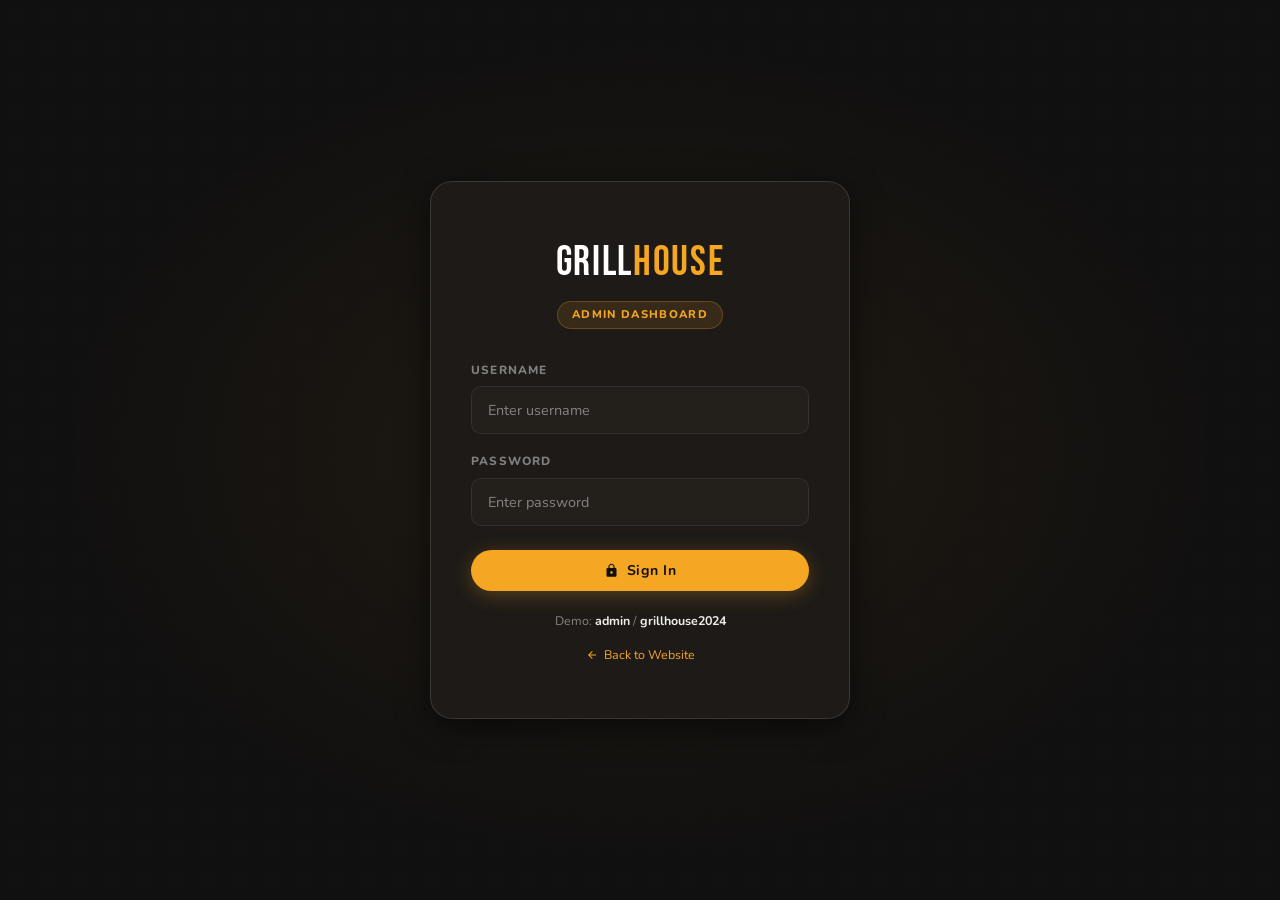
<file: admin.html>
<!DOCTYPE html>
<html lang="en">
<head>
  <meta charset="UTF-8">
  <meta name="viewport" content="width=device-width, initial-scale=1.0">
  <title>Admin Dashboard — GrillHouse</title>
  <link rel="stylesheet" href="css/admin.css">
</head>
<body>

<!-- ============================================================
     LOGIN PAGE
============================================================ -->
<div id="login-section" style="display:none">
  <div class="login-page">
    <div class="login-card">
      <div class="login-logo">Grill<span>House</span></div>
      <div class="login-badge">Admin Dashboard</div>

      <div class="login-error" id="login-error"></div>

      <form id="login-form" novalidate>
        <div class="form-group">
          <label for="admin-username">Username</label>
          <input type="text" id="admin-username" class="form-control" placeholder="Enter username" autocomplete="username">
        </div>
        <div class="form-group" style="margin-bottom:24px">
          <label for="admin-password">Password</label>
          <input type="password" id="admin-password" class="form-control" placeholder="Enter password" autocomplete="current-password">
        </div>
        <button type="submit" class="btn btn-primary btn-full">
          <svg viewBox="0 0 24 24"><path d="M18 8h-1V6c0-2.76-2.24-5-5-5S7 3.24 7 6v2H6c-1.1 0-2 .9-2 2v10c0 1.1.9 2 2 2h12c1.1 0 2-.9 2-2V10c0-1.1-.9-2-2-2zm-6 9c-1.1 0-2-.9-2-2s.9-2 2-2 2 .9 2 2-.9 2-2 2zm3.1-9H8.9V6c0-1.71 1.39-3.1 3.1-3.1 1.71 0 3.1 1.39 3.1 3.1v2z"/></svg>
          Sign In
        </button>
      </form>

      <p class="login-hint">Demo: <strong>admin</strong> / <strong>grillhouse2024</strong></p>
      <a href="index.html" class="back-link">
        <svg viewBox="0 0 24 24"><path d="M20 11H7.83l5.59-5.59L12 4l-8 8 8 8 1.41-1.41L7.83 13H20v-2z"/></svg>
        Back to Website
      </a>
    </div>
  </div>
</div>

<!-- ============================================================
     DASHBOARD
============================================================ -->
<div id="dashboard-section" style="display:none">
  <div class="dashboard">

    <!-- Sidebar overlay (mobile) -->
    <div class="sidebar-overlay" id="sidebar-overlay"></div>

    <!-- ---- SIDEBAR ---- -->
    <aside class="sidebar" id="sidebar">
      <div class="sidebar-header">
        <div class="sidebar-logo">Grill<span>House</span></div>
        <div class="sidebar-sub">Admin Panel</div>
      </div>

      <nav class="sidebar-nav">
        <div class="nav-section-label">Main</div>
        <a class="sidebar-link" data-page="overview">
          <svg viewBox="0 0 24 24"><path d="M3 13h8V3H3v10zm0 8h8v-6H3v6zm10 0h8V11h-8v10zm0-18v6h8V3h-8z"/></svg>
          Overview
        </a>

        <div class="nav-section-label">Menu Management</div>
        <a class="sidebar-link" data-page="categories">
          <svg viewBox="0 0 24 24"><path d="M10 4H4c-1.1 0-2 .9-2 2v12c0 1.1.9 2 2 2h16c1.1 0 2-.9 2-2V8c0-1.1-.9-2-2-2h-8l-2-2z"/></svg>
          Categories
        </a>
        <a class="sidebar-link" data-page="meals">
          <svg viewBox="0 0 24 24"><path d="M11 9H9V2H7v7H5V2H3v7c0 2.12 1.66 3.84 3.75 3.97V22h2.5v-9.03C11.34 12.84 13 11.12 13 9V2h-2v7zm5-3v8h2.5v8H21V2c-2.76 0-5 2.24-5 4z"/></svg>
          Meals
        </a>

        <div class="nav-section-label">Orders</div>
        <a class="sidebar-link" data-page="orders">
          <svg viewBox="0 0 24 24"><path d="M19 3H5c-1.1 0-2 .9-2 2v14c0 1.1.9 2 2 2h14c1.1 0 2-.9 2-2V5c0-1.1-.9-2-2-2zm-7 3c1.93 0 3.5 1.57 3.5 3.5S13.93 13 12 13s-3.5-1.57-3.5-3.5S10.07 6 12 6zm7 13H5v-.23c0-.62.28-1.2.76-1.58C7.47 15.82 9.64 15 12 15s4.53.82 6.24 2.19c.48.38.76.97.76 1.58V19z"/></svg>
          Orders
          <span class="nav-badge" id="pending-badge">0</span>
        </a>
      </nav>

      <div class="sidebar-footer">
        <a href="index.html" class="sidebar-link">
          <svg viewBox="0 0 24 24"><path d="M10 20v-6h4v6h5v-8h3L12 3 2 12h3v8z"/></svg>
          View Website
        </a>
        <button class="sidebar-link btn-full" id="logout-btn" style="color:var(--red);text-align:left">
          <svg viewBox="0 0 24 24" style="fill:var(--red)"><path d="M17 7l-1.41 1.41L18.17 11H8v2h10.17l-2.58 2.58L17 17l5-5zM4 5h8V3H4c-1.1 0-2 .9-2 2v14c0 1.1.9 2 2 2h8v-2H4V5z"/></svg>
          Logout
        </button>
      </div>
    </aside>

    <!-- ---- MAIN CONTENT ---- -->
    <div class="main-content">

      <!-- Topbar -->
      <header class="topbar">
        <div class="topbar-left">
          <button class="menu-toggle" id="menu-toggle" aria-label="Toggle sidebar">
            <span></span><span></span><span></span>
          </button>
          <div>
            <div class="topbar-title" id="page-title">Overview</div>
            <div class="topbar-sub" id="page-subtitle"></div>
          </div>
        </div>
        <div class="topbar-right">
          <div class="admin-pill">
            <div class="admin-avatar">A</div>
            <span class="admin-name">Admin</span>
          </div>
        </div>
      </header>

      <main class="page-content">

        <!-- ======================================================
             OVERVIEW PAGE
        ====================================================== -->
        <div class="admin-page" id="page-overview">

          <div class="stats-grid">
            <div class="stat-card">
              <div class="stat-card-top">
                <div class="stat-icon amber">
                  <svg viewBox="0 0 24 24"><path d="M11.8 10.9c-2.27-.59-3-1.2-3-2.15 0-1.09 1.01-1.85 2.7-1.85 1.78 0 2.44.85 2.5 2.1h2.21c-.07-1.72-1.12-3.3-3.21-3.81V3h-3v2.16c-1.94.42-3.5 1.68-3.5 3.61 0 2.31 1.91 3.46 4.7 4.13 2.5.6 3 1.48 3 2.41 0 .69-.49 1.79-2.7 1.79-2.06 0-2.87-.92-2.98-2.1h-2.2c.12 2.19 1.76 3.42 3.68 3.83V21h3v-2.15c1.95-.37 3.5-1.5 3.5-3.55 0-2.84-2.43-3.81-4.7-4.4z"/></svg>
                </div>
                <span class="stat-tag amber">Revenue</span>
              </div>
              <div class="stat-value" id="stat-revenue">R0.00</div>
              <div class="stat-label">Total Revenue (Delivered)</div>
            </div>

            <div class="stat-card">
              <div class="stat-card-top">
                <div class="stat-icon green">
                  <svg viewBox="0 0 24 24"><path d="M19 3H5c-1.1 0-2 .9-2 2v14c0 1.1.9 2 2 2h14c1.1 0 2-.9 2-2V5c0-1.1-.9-2-2-2zm-7 3c1.93 0 3.5 1.57 3.5 3.5S13.93 13 12 13s-3.5-1.57-3.5-3.5S10.07 6 12 6zm7 13H5v-.23c0-.62.28-1.2.76-1.58C7.47 15.82 9.64 15 12 15s4.53.82 6.24 2.19c.48.38.76.97.76 1.58V19z"/></svg>
                </div>
                <span class="stat-tag green">All Time</span>
              </div>
              <div class="stat-value" id="stat-orders">0</div>
              <div class="stat-label">Total Orders</div>
            </div>

            <div class="stat-card">
              <div class="stat-card-top">
                <div class="stat-icon blue">
                  <svg viewBox="0 0 24 24"><path d="M11 9H9V2H7v7H5V2H3v7c0 2.12 1.66 3.84 3.75 3.97V22h2.5v-9.03C11.34 12.84 13 11.12 13 9V2h-2v7zm5-3v8h2.5v8H21V2c-2.76 0-5 2.24-5 4z"/></svg>
                </div>
                <span class="stat-tag blue">On Menu</span>
              </div>
              <div class="stat-value" id="stat-meals">0</div>
              <div class="stat-label">Menu Items</div>
            </div>

            <div class="stat-card">
              <div class="stat-card-top">
                <div class="stat-icon red">
                  <svg viewBox="0 0 24 24"><path d="M12 2C6.48 2 2 6.48 2 12s4.48 10 10 10 10-4.48 10-10S17.52 2 12 2zm-2 14.5v-9l6 4.5-6 4.5z"/></svg>
                </div>
                <span class="stat-tag red">Action Needed</span>
              </div>
              <div class="stat-value" id="stat-pending">0</div>
              <div class="stat-label">Pending Orders</div>
            </div>
          </div>

          <div class="card">
            <div class="card-header">
              <span class="card-title">Recent Orders</span>
              <button class="btn btn-outline btn-sm" onclick="navigateTo('orders')">View All</button>
            </div>
            <div class="table-wrap">
              <table class="data-table">
                <thead>
                  <tr>
                    <th>Order ID</th><th>Customer</th><th>Date</th>
                    <th>Items</th><th>Total</th><th>Status</th>
                  </tr>
                </thead>
                <tbody id="recent-orders-body">
                  <tr><td colspan="6" style="text-align:center;padding:24px;color:var(--muted)">Loading…</td></tr>
                </tbody>
              </table>
            </div>
          </div>
        </div>

        <!-- ======================================================
             CATEGORIES PAGE
        ====================================================== -->
        <div class="admin-page" id="page-categories">
          <div class="card">
            <div class="card-header">
              <span class="card-title">All Categories</span>
              <button class="btn btn-primary btn-sm" onclick="openCatModal()">
                <svg viewBox="0 0 24 24"><path d="M19 13h-6v6h-2v-6H5v-2h6V5h2v6h6v2z"/></svg>
                Add Category
              </button>
            </div>
            <div class="card-body">
              <div class="cat-grid-admin" id="cat-grid">
                <div style="padding:20px;color:var(--muted);text-align:center">Loading…</div>
              </div>
            </div>
          </div>
        </div>

        <!-- ======================================================
             MEALS PAGE
        ====================================================== -->
        <div class="admin-page" id="page-meals">
          <div class="card">
            <div class="card-header">
              <span class="card-title">All Meals</span>
              <div class="card-actions">
                <div class="search-bar">
                  <svg viewBox="0 0 24 24"><path d="M15.5 14h-.79l-.28-.27A6.471 6.471 0 0016 9.5 6.5 6.5 0 109.5 16c1.61 0 3.09-.59 4.23-1.57l.27.28v.79l5 4.99L20.49 19l-4.99-5zm-6 0C7.01 14 5 11.99 5 9.5S7.01 5 9.5 5 14 7.01 14 9.5 11.99 14 9.5 14z"/></svg>
                  <input type="text" id="meal-search" placeholder="Search meals…">
                </div>
                <select class="form-control" id="meal-cat-filter" style="width:auto;padding:9px 14px;border-radius:40px;min-width:150px">
                  <option value="all">All Categories</option>
                </select>
                <button class="btn btn-primary btn-sm" onclick="openMealModal()">
                  <svg viewBox="0 0 24 24"><path d="M19 13h-6v6h-2v-6H5v-2h6V5h2v6h6v2z"/></svg>
                  Add Meal
                </button>
              </div>
            </div>
            <div class="table-wrap">
              <table class="data-table">
                <thead>
                  <tr><th>Meal</th><th>Category</th><th>Price</th><th>Badge</th><th>Actions</th></tr>
                </thead>
                <tbody id="meals-body">
                  <tr><td colspan="5" style="text-align:center;padding:24px;color:var(--muted)">Loading…</td></tr>
                </tbody>
              </table>
            </div>
          </div>
        </div>

        <!-- ======================================================
             ORDERS PAGE
        ====================================================== -->
        <div class="admin-page" id="page-orders">
          <div class="card">
            <div class="card-header">
              <span class="card-title">All Orders</span>
              <div class="card-actions">
                <div class="search-bar">
                  <svg viewBox="0 0 24 24"><path d="M15.5 14h-.79l-.28-.27A6.471 6.471 0 0016 9.5 6.5 6.5 0 109.5 16c1.61 0 3.09-.59 4.23-1.57l.27.28v.79l5 4.99L20.49 19l-4.99-5zm-6 0C7.01 14 5 11.99 5 9.5S7.01 5 9.5 5 14 7.01 14 9.5 11.99 14 9.5 14z"/></svg>
                  <input type="text" id="order-search" placeholder="Search by ID or name…">
                </div>
                <select class="form-control" id="order-status-filter" style="width:auto;padding:9px 14px;border-radius:40px;min-width:160px">
                  <option value="all">All Statuses</option>
                  <option value="pending">Pending</option>
                  <option value="preparing">Preparing</option>
                  <option value="out_for_delivery">Out for Delivery</option>
                  <option value="delivered">Delivered</option>
                </select>
              </div>
            </div>
            <div class="table-wrap">
              <table class="data-table">
                <thead>
                  <tr><th>Order ID</th><th>Customer</th><th>Date</th><th>Items</th><th>Total</th><th>Status</th><th>Action</th></tr>
                </thead>
                <tbody id="orders-body">
                  <tr><td colspan="7" style="text-align:center;padding:24px;color:var(--muted)">Loading…</td></tr>
                </tbody>
              </table>
            </div>
          </div>
        </div>

      </main>
    </div><!-- /main-content -->
  </div><!-- /dashboard -->
</div><!-- /dashboard-section -->

<!-- ============================================================
     MODALS
============================================================ -->

<!-- Category Modal -->
<div class="overlay" id="cat-modal-overlay">
  <div class="modal" style="max-width:440px">
    <div class="modal-header">
      <h3 id="cat-modal-title">Add Category</h3>
      <button class="modal-close" onclick="closeCatModal()">
        <svg viewBox="0 0 24 24"><path d="M19 6.41L17.59 5 12 10.59 6.41 5 5 6.41 10.59 12 5 17.59 6.41 19 12 13.41 17.59 19 19 17.59 13.41 12 19 6.41z"/></svg>
      </button>
    </div>
    <input type="hidden" id="cat-edit-id">
    <div class="form-group">
      <label for="cat-name">Category Name <span style="color:var(--red)">*</span></label>
      <input type="text" id="cat-name" class="form-control" placeholder="e.g. Burgers">
    </div>
    <div class="form-group">
      <label for="cat-icon">Icon Style</label>
      <select id="cat-icon" class="form-control">
        <option value="burger">Burger</option>
        <option value="chicken">Chicken</option>
        <option value="sides">Sides / Fries</option>
        <option value="drink">Drinks</option>
        <option value="combo">Combos</option>
        <option value="dessert">Desserts</option>
        <option value="pizza">Pizza</option>
        <option value="default">Default</option>
      </select>
    </div>
    <div class="modal-footer">
      <button class="btn btn-ghost" onclick="closeCatModal()">Cancel</button>
      <button class="btn btn-primary" onclick="saveCat()">
        <svg viewBox="0 0 24 24"><path d="M17 3H5c-1.11 0-2 .9-2 2v14c0 1.1.89 2 2 2h14c1.1 0 2-.9 2-2V7l-4-4zm-5 16c-1.66 0-3-1.34-3-3s1.34-3 3-3 3 1.34 3 3-1.34 3-3 3zm3-10H5V5h10v4z"/></svg>
        Save
      </button>
    </div>
  </div>
</div>

<!-- Meal Modal -->
<div class="overlay" id="meal-modal-overlay">
  <div class="modal" style="max-width:560px">
    <div class="modal-header">
      <h3 id="meal-modal-title">Add Meal</h3>
      <button class="modal-close" onclick="closeMealModal()">
        <svg viewBox="0 0 24 24"><path d="M19 6.41L17.59 5 12 10.59 6.41 5 5 6.41 10.59 12 5 17.59 6.41 19 12 13.41 17.59 19 19 17.59 13.41 12 19 6.41z"/></svg>
      </button>
    </div>
    <input type="hidden" id="meal-edit-id">
    <div class="form-row">
      <div class="form-group">
        <label for="meal-name">Meal Name <span style="color:var(--red)">*</span></label>
        <input type="text" id="meal-name" class="form-control" placeholder="e.g. Smoky BBQ Burger">
      </div>
      <div class="form-group">
        <label for="meal-price">Price (ZAR) <span style="color:var(--red)">*</span></label>
        <input type="number" id="meal-price" class="form-control" placeholder="115" min="1" step="0.01">
      </div>
    </div>
    <div class="form-group">
      <label for="meal-desc">Description <span style="color:var(--red)">*</span></label>
      <textarea id="meal-desc" class="form-control" placeholder="Describe the meal…"></textarea>
    </div>
    <div class="form-group">
      <label for="meal-image">Image URL <span style="color:var(--red)">*</span></label>
      <input type="url" id="meal-image" class="form-control" placeholder="https://…">
      <span class="form-hint">Use a direct image URL (e.g. from Unsplash)</span>
    </div>
    <div class="form-row">
      <div class="form-group">
        <label for="meal-category">Category <span style="color:var(--red)">*</span></label>
        <select id="meal-category" class="form-control"><option value="">Select Category</option></select>
      </div>
      <div class="form-group">
        <label for="meal-badge">Badge</label>
        <select id="meal-badge" class="form-control">
          <option value="">None</option>
          <option value="bestseller">Best Seller</option>
          <option value="new">New</option>
          <option value="hot">Hot</option>
        </select>
      </div>
    </div>
    <div class="modal-footer">
      <button class="btn btn-ghost" onclick="closeMealModal()">Cancel</button>
      <button class="btn btn-primary" onclick="saveMeal()">
        <svg viewBox="0 0 24 24"><path d="M17 3H5c-1.11 0-2 .9-2 2v14c0 1.1.89 2 2 2h14c1.1 0 2-.9 2-2V7l-4-4zm-5 16c-1.66 0-3-1.34-3-3s1.34-3 3-3 3 1.34 3 3-1.34 3-3 3zm3-10H5V5h10v4z"/></svg>
        Save Meal
      </button>
    </div>
  </div>
</div>

<!-- Order Detail Modal -->
<div class="overlay" id="order-modal-overlay">
  <div class="modal" style="max-width:560px">
    <div class="modal-header">
      <h3>Order Details</h3>
      <button class="modal-close" onclick="closeOrderModal()">
        <svg viewBox="0 0 24 24"><path d="M19 6.41L17.59 5 12 10.59 6.41 5 5 6.41 10.59 12 5 17.59 6.41 19 12 13.41 17.59 19 19 17.59 13.41 12 19 6.41z"/></svg>
      </button>
    </div>
    <div id="order-modal-body"><!-- JS --></div>
    <div class="modal-footer">
      <button class="btn btn-ghost" onclick="closeOrderModal()">Close</button>
    </div>
  </div>
</div>

<!-- Confirm Dialog -->
<div class="overlay" id="confirm-overlay">
  <div class="modal confirm-dialog">
    <div class="confirm-icon">
      <svg viewBox="0 0 24 24"><path d="M1 21h22L12 2 1 21zm12-3h-2v-2h2v2zm0-4h-2v-4h2v4z"/></svg>
    </div>
    <h3 id="confirm-title">Are you sure?</h3>
    <p id="confirm-msg" style="margin-top:8px"></p>
    <div class="modal-footer" style="justify-content:center">
      <button class="btn btn-ghost" onclick="cancelConfirm()">Cancel</button>
      <button class="btn btn-danger" onclick="doConfirm()">Delete</button>
    </div>
  </div>
</div>

<!-- Toast -->
<div class="toast-wrap" id="toast-container"></div>

<script src="utils/helpers.js"></script>
<script src="js/storage.js"></script>
<script src="js/auth.js"></script>
<script src="js/admin.js"></script>
</body>
</html>
</file>
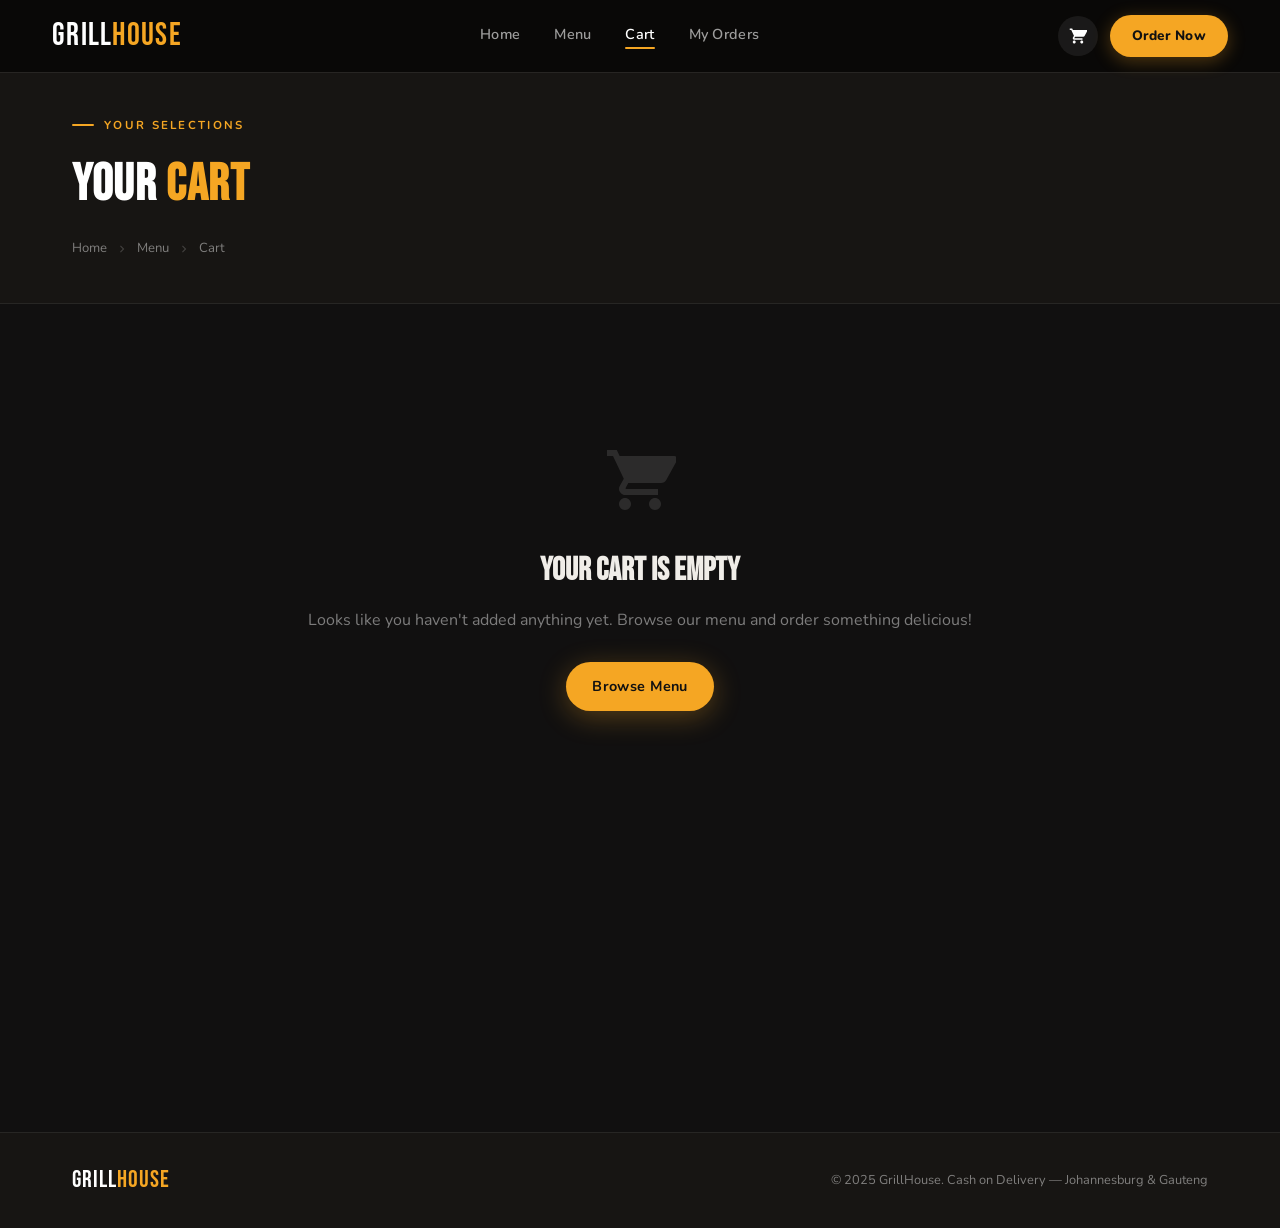
<file: cart.html>
<!DOCTYPE html>
<html lang="en">
<head>
  <meta charset="UTF-8">
  <meta name="viewport" content="width=device-width, initial-scale=1.0">
  <title>Cart — GrillHouse</title>
  <link rel="stylesheet" href="css/styles.css">
</head>
<body data-page="cart">

<!-- NAVBAR -->
<nav class="navbar solid" id="navbar">
  <a href="index.html" class="nav-brand">Grill<span>House</span></a>
  <div class="nav-links">
    <a href="index.html">Home</a>
    <a href="menu.html">Menu</a>
    <a href="cart.html" class="active">Cart</a>
    <a href="orders.html">My Orders</a>
  </div>
  <div class="nav-actions">
    <a href="cart.html" class="nav-icon-btn" aria-label="Cart">
      <svg viewBox="0 0 24 24"><path d="M7 18c-1.1 0-1.99.9-1.99 2S5.9 22 7 22s2-.9 2-2-.9-2-2-2zM1 2v2h2l3.6 7.59-1.35 2.45c-.16.28-.25.61-.25.96C5 16.1 6.1 17 7 17h11v-2H7.42c-.14 0-.25-.11-.25-.25l.03-.12.9-1.63H19c.75 0 1.41-.41 1.75-1.03l3.58-6.49A1 1 0 0023.45 4H5.21l-.94-2H1zm16 16c-1.1 0-1.99.9-1.99 2S15.9 22 17 22s2-.9 2-2-.9-2-2-2z"/></svg>
      <span class="cart-badge hidden" id="cart-badge-nav">0</span>
    </a>
    <a href="menu.html" class="btn-nav-cta">Order Now</a>
    <button class="hamburger" id="hamburger" aria-label="Menu"><span></span><span></span><span></span></button>
  </div>
</nav>

<div class="mobile-drawer" id="mobile-drawer">
  <a href="index.html">Home</a>
  <a href="menu.html">Menu</a>
  <a href="cart.html">Cart</a>
  <a href="orders.html">My Orders</a>
</div>

<!-- PAGE HEADER -->
<div class="page-header">
  <div class="container">
    <div class="page-eyebrow">Your Selections</div>
    <h1 class="page-title">Your <span>Cart</span></h1>
    <nav class="breadcrumb">
      <a href="index.html">Home</a>
      <svg viewBox="0 0 24 24"><path d="M10 6L8.59 7.41 13.17 12l-4.58 4.59L10 18l6-6z"/></svg>
      <a href="menu.html">Menu</a>
      <svg viewBox="0 0 24 24"><path d="M10 6L8.59 7.41 13.17 12l-4.58 4.59L10 18l6-6z"/></svg>
      <span>Cart</span>
    </nav>
  </div>
</div>

<!-- CART CONTENT -->
<div class="cart-page-wrap">
  <div class="container">
    <div id="cart-root"></div>
  </div>
</div>

<!-- FOOTER -->
<footer class="footer-compact">
  <div class="container">
    <div class="footer-compact-inner">
      <a href="index.html" class="footer-logo">Grill<span>House</span></a>
      <span class="footer-copy">&copy; 2025 GrillHouse. Cash on Delivery — Johannesburg &amp; Gauteng</span>
    </div>
  </div>
</footer>

<button class="scroll-top-btn" id="scroll-top" aria-label="Scroll to top">
  <svg viewBox="0 0 24 24"><path d="M7.41 15.41L12 10.83l4.59 4.58L18 14l-6-6-6 6z"/></svg>
</button>
<div class="toast-wrap" id="toast-container"></div>

<script src="utils/helpers.js"></script>
<script src="js/storage.js"></script>
<script src="js/cart.js"></script>
<script>
const DELIVERY = 35;

document.addEventListener('DOMContentLoaded', () => {
  Cart.init();
  initNavbar();
  initScrollTop();
  renderCart();
});

function initNavbar() {
  const btn = document.getElementById('hamburger');
  const drw = document.getElementById('mobile-drawer');
  btn.addEventListener('click', () => {
    const open = drw.classList.toggle('open');
    const s = btn.querySelectorAll('span');
    if (open) { s[0].style.transform='rotate(45deg) translate(5px,5px)';s[1].style.opacity='0';s[2].style.transform='rotate(-45deg) translate(5px,-5px)'; }
    else { s.forEach(x=>{x.style.transform='';x.style.opacity='';}); }
  });
}

function initScrollTop() {
  const b = document.getElementById('scroll-top');
  window.addEventListener('scroll', () => b.classList.toggle('visible', window.scrollY > 300));
  b.addEventListener('click', () => window.scrollTo({top:0,behavior:'smooth'}));
}

function renderCart() {
  const root  = document.getElementById('cart-root');
  const items = Cart.items;

  if (!items.length) {
    root.innerHTML = `
      <div class="cart-empty">
        <svg viewBox="0 0 24 24"><path d="M7 18c-1.1 0-1.99.9-1.99 2S5.9 22 7 22s2-.9 2-2-.9-2-2-2zM1 2v2h2l3.6 7.59-1.35 2.45c-.16.28-.25.61-.25.96C5 16.1 6.1 17 7 17h11v-2H7.42c-.14 0-.25-.11-.25-.25l.03-.12.9-1.63H19c.75 0 1.41-.41 1.75-1.03l3.58-6.49A1 1 0 0023.45 4H5.21l-.94-2H1zm16 16c-1.1 0-1.99.9-1.99 2S15.9 22 17 22s2-.9 2-2-.9-2-2-2z"/></svg>
        <h3>Your cart is empty</h3>
        <p>Looks like you haven't added anything yet. Browse our menu and order something delicious!</p>
        <a href="menu.html" class="btn btn-primary">Browse Menu</a>
      </div>`;
    return;
  }

  const subtotal = Cart.getTotal();
  const total    = subtotal + DELIVERY;

  root.innerHTML = `
    <div class="cart-layout">
      <div>
        <div style="display:flex;align-items:center;justify-content:space-between;margin-bottom:24px;flex-wrap:wrap;gap:12px">
          <h3 style="font-family:var(--font-d);font-size:1.5rem;letter-spacing:.02em">${items.length} Item${items.length!==1?'s':''} in Cart</h3>
          <button onclick="clearAll()" style="font-size:.82rem;color:var(--muted);display:flex;align-items:center;gap:6px;transition:color .25s" onmouseover="this.style.color='var(--red)'" onmouseout="this.style.color='var(--muted)'">
            <svg viewBox="0 0 24 24" width="14" height="14" fill="currentColor"><path d="M6 19c0 1.1.9 2 2 2h8c1.1 0 2-.9 2-2V7H6v12zM19 4h-3.5l-1-1h-5l-1 1H5v2h14V4z"/></svg>
            Clear All
          </button>
        </div>
        ${items.map(item => `
          <div class="cart-item" id="ci-${item.id}">
            <img src="${item.image}" alt="${item.name}" class="cart-item-img" onerror="this.src='https://images.unsplash.com/photo-1504674900247-0877df9cc836?w=200&q=60'">
            <div>
              <div class="cart-item-name">${item.name}</div>
              <div class="cart-item-unit">R${Number(item.price).toFixed(2)} each</div>
              <div class="qty-controls">
                <button class="qty-btn" onclick="changeQty('${item.id}',-1)" aria-label="Decrease">
                  <svg viewBox="0 0 24 24"><path d="M19 13H5v-2h14v2z"/></svg>
                </button>
                <span class="qty-value" id="qty-${item.id}">${item.qty}</span>
                <button class="qty-btn" onclick="changeQty('${item.id}',1)" aria-label="Increase">
                  <svg viewBox="0 0 24 24"><path d="M19 13h-6v6h-2v-6H5v-2h6V5h2v6h6v2z"/></svg>
                </button>
              </div>
            </div>
            <div class="cart-item-total">
              <div class="cart-item-price-total">R${Number(item.price*item.qty).toFixed(2)}</div>
              <button class="remove-btn" onclick="removeItem('${item.id}')">
                <svg viewBox="0 0 24 24"><path d="M6 19c0 1.1.9 2 2 2h8c1.1 0 2-.9 2-2V7H6v12zM19 4h-3.5l-1-1h-5l-1 1H5v2h14V4z"/></svg>
                Remove
              </button>
            </div>
          </div>
        `).join('')}
      </div>

      <div class="summary-panel">
        <h3>Order Summary</h3>
        <div class="summary-line"><span>Subtotal (${Cart.getCount()} items)</span><span>R${subtotal.toFixed(2)}</span></div>
        <div class="summary-line"><span>Delivery Fee</span><span>R${DELIVERY.toFixed(2)}</span></div>
        <div class="summary-total">
          <span class="label">Total</span>
          <span class="amount">R${total.toFixed(2)}</span>
        </div>
        <div style="margin-top:24px;display:flex;flex-direction:column;gap:10px">
          <a href="checkout.html" class="btn btn-primary btn-full">
            Proceed to Checkout
            <svg viewBox="0 0 24 24"><path d="M12 4l-1.41 1.41L16.17 11H4v2h12.17l-5.58 5.59L12 20l8-8z"/></svg>
          </a>
          <a href="menu.html" class="btn btn-ghost btn-full">Continue Shopping</a>
        </div>
      </div>
    </div>`;
}

function changeQty(id, delta) {
  Cart.updateQty(id, delta);
  renderCart();
}

function removeItem(id) {
  Cart.remove(id);
  renderCart();
  showToast('Item removed', 'info');
}

function clearAll() {
  if (confirm('Clear all items from your cart?')) {
    Cart.clear();
    renderCart();
    showToast('Cart cleared', 'info');
  }
}

function showToast(msg, type='success') {
  const c = document.getElementById('toast-container');
  const t = document.createElement('div'); t.className = `toast ${type}`;
  const icons = { success:`<svg viewBox="0 0 24 24"><path d="M9 16.17L4.83 12l-1.42 1.41L9 19 21 7l-1.41-1.41z"/></svg>`, error:`<svg viewBox="0 0 24 24"><path d="M19 6.41L17.59 5 12 10.59 6.41 5 5 6.41 10.59 12 5 17.59 6.41 19 12 13.41 17.59 19 19 17.59 13.41 12 19 6.41z"/></svg>`, info:`<svg viewBox="0 0 24 24"><path d="M12 2C6.48 2 2 6.48 2 12s4.48 10 10 10 10-4.48 10-10S17.52 2 12 2zm1 15h-2v-6h2v6zm0-8h-2V7h2v2z"/></svg>` };
  t.innerHTML = `<span class="t-icon">${icons[type]||icons.info}</span><span class="t-text">${msg}</span><button class="t-close" onclick="this.parentElement.remove()"><svg viewBox="0 0 24 24"><path d="M19 6.41L17.59 5 12 10.59 6.41 5 5 6.41 10.59 12 5 17.59 6.41 19 12 13.41 17.59 19 19 17.59 13.41 12 19 6.41z"/></svg></button>`;
  c.appendChild(t);
  setTimeout(()=>{t.classList.add('out');setTimeout(()=>t.remove(),300);},3200);
}
</script>
</body>
</html>
</file>
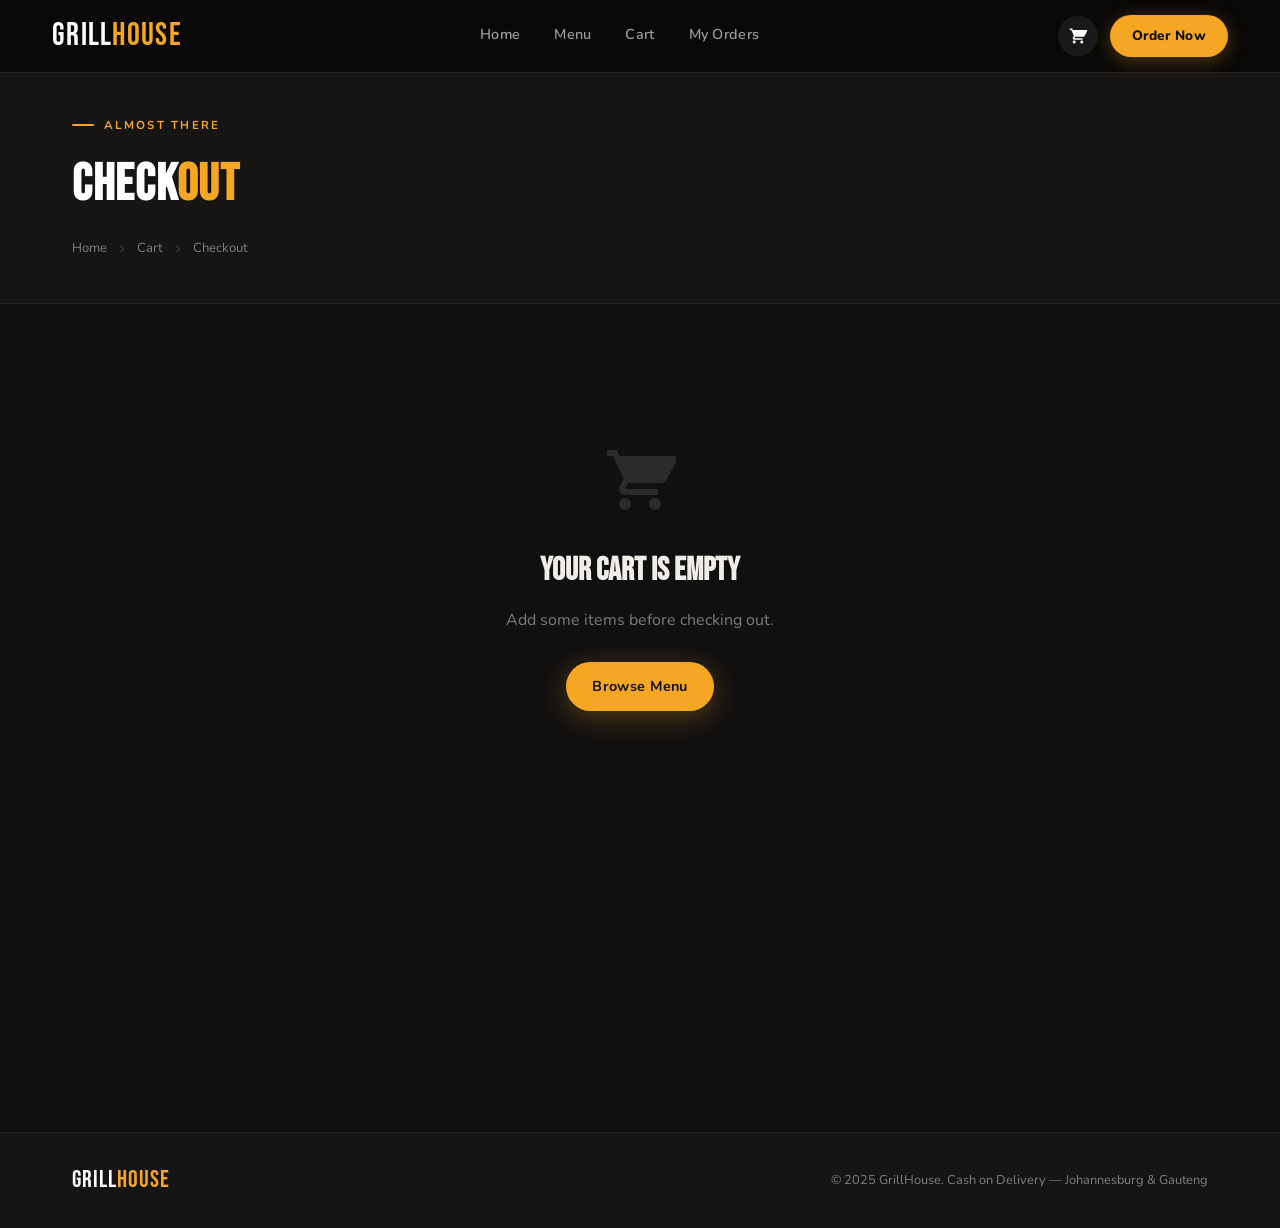
<file: checkout.html>
<!DOCTYPE html>
<html lang="en">
<head>
  <meta charset="UTF-8">
  <meta name="viewport" content="width=device-width, initial-scale=1.0">
  <title>Checkout — GrillHouse</title>
  <link rel="stylesheet" href="css/styles.css">
</head>
<body data-page="checkout">

<!-- NAVBAR -->
<nav class="navbar solid" id="navbar">
  <a href="index.html" class="nav-brand">Grill<span>House</span></a>
  <div class="nav-links">
    <a href="index.html">Home</a>
    <a href="menu.html">Menu</a>
    <a href="cart.html">Cart</a>
    <a href="orders.html">My Orders</a>
  </div>
  <div class="nav-actions">
    <a href="cart.html" class="nav-icon-btn" aria-label="Cart">
      <svg viewBox="0 0 24 24"><path d="M7 18c-1.1 0-1.99.9-1.99 2S5.9 22 7 22s2-.9 2-2-.9-2-2-2zM1 2v2h2l3.6 7.59-1.35 2.45c-.16.28-.25.61-.25.96C5 16.1 6.1 17 7 17h11v-2H7.42c-.14 0-.25-.11-.25-.25l.03-.12.9-1.63H19c.75 0 1.41-.41 1.75-1.03l3.58-6.49A1 1 0 0023.45 4H5.21l-.94-2H1zm16 16c-1.1 0-1.99.9-1.99 2S15.9 22 17 22s2-.9 2-2-.9-2-2-2z"/></svg>
      <span class="cart-badge hidden" id="cart-badge-nav">0</span>
    </a>
    <a href="menu.html" class="btn-nav-cta">Order Now</a>
    <button class="hamburger" id="hamburger" aria-label="Menu"><span></span><span></span><span></span></button>
  </div>
</nav>

<div class="mobile-drawer" id="mobile-drawer">
  <a href="index.html">Home</a>
  <a href="menu.html">Menu</a>
  <a href="cart.html">Cart</a>
  <a href="orders.html">My Orders</a>
</div>

<!-- PAGE HEADER -->
<div class="page-header">
  <div class="container">
    <div class="page-eyebrow">Almost There</div>
    <h1 class="page-title">Check<span>out</span></h1>
    <nav class="breadcrumb">
      <a href="index.html">Home</a>
      <svg viewBox="0 0 24 24"><path d="M10 6L8.59 7.41 13.17 12l-4.58 4.59L10 18l6-6z"/></svg>
      <a href="cart.html">Cart</a>
      <svg viewBox="0 0 24 24"><path d="M10 6L8.59 7.41 13.17 12l-4.58 4.59L10 18l6-6z"/></svg>
      <span>Checkout</span>
    </nav>
  </div>
</div>

<!-- CHECKOUT CONTENT -->
<div class="checkout-page-wrap">
  <div class="container">

    <!-- Empty cart fallback -->
    <div class="cart-empty hidden" id="empty-msg">
      <svg viewBox="0 0 24 24"><path d="M7 18c-1.1 0-1.99.9-1.99 2S5.9 22 7 22s2-.9 2-2-.9-2-2-2zM1 2v2h2l3.6 7.59-1.35 2.45c-.16.28-.25.61-.25.96C5 16.1 6.1 17 7 17h11v-2H7.42c-.14 0-.25-.11-.25-.25l.03-.12.9-1.63H19c.75 0 1.41-.41 1.75-1.03l3.58-6.49A1 1 0 0023.45 4H5.21l-.94-2H1zm16 16c-1.1 0-1.99.9-1.99 2S15.9 22 17 22s2-.9 2-2-.9-2-2-2z"/></svg>
      <h3>Your cart is empty</h3>
      <p>Add some items before checking out.</p>
      <a href="menu.html" class="btn btn-primary">Browse Menu</a>
    </div>

    <div class="checkout-layout" id="checkout-layout">

      <!-- LEFT: Forms -->
      <div>
        <!-- Delivery Details -->
        <div class="form-card">
          <h3>
            <svg viewBox="0 0 24 24"><path d="M12 2C8.13 2 5 5.13 5 9c0 5.25 7 13 7 13s7-7.75 7-13c0-3.87-3.13-7-7-7zm0 9.5c-1.38 0-2.5-1.12-2.5-2.5s1.12-2.5 2.5-2.5 2.5 1.12 2.5 2.5-1.12 2.5-2.5 2.5z"/></svg>
            Delivery Details
          </h3>
          <div class="form-row">
            <div class="form-group">
              <label for="cust-name">Full Name <span style="color:var(--red)">*</span></label>
              <input type="text" id="cust-name" class="form-control" placeholder="e.g. Sipho Dlamini" autocomplete="name">
              <span class="field-error" id="err-name"></span>
            </div>
            <div class="form-group">
              <label for="cust-phone">Phone Number <span style="color:var(--red)">*</span></label>
              <input type="tel" id="cust-phone" class="form-control" placeholder="e.g. 082 000 0000" autocomplete="tel">
              <span class="field-error" id="err-phone"></span>
            </div>
          </div>
          <div class="form-group">
            <label for="cust-address">Delivery Address <span style="color:var(--red)">*</span></label>
            <input type="text" id="cust-address" class="form-control" placeholder="Street address, suburb, city" autocomplete="street-address">
            <span class="field-error" id="err-addr"></span>
          </div>
          <div class="form-group" style="margin-bottom:0">
            <label for="cust-notes">Order Notes <span style="color:var(--muted);font-weight:500;text-transform:none;letter-spacing:0;font-size:.78rem">(optional)</span></label>
            <textarea id="cust-notes" class="form-control" placeholder="Special instructions, gate code, allergies…"></textarea>
          </div>
        </div>

        <!-- Payment -->
        <div class="form-card">
          <h3>
            <svg viewBox="0 0 24 24"><path d="M11.8 10.9c-2.27-.59-3-1.2-3-2.15 0-1.09 1.01-1.85 2.7-1.85 1.78 0 2.44.85 2.5 2.1h2.21c-.07-1.72-1.12-3.3-3.21-3.81V3h-3v2.16c-1.94.42-3.5 1.68-3.5 3.61 0 2.31 1.91 3.46 4.7 4.13 2.5.6 3 1.48 3 2.41 0 .69-.49 1.79-2.7 1.79-2.06 0-2.87-.92-2.98-2.1h-2.2c.12 2.19 1.76 3.42 3.68 3.83V21h3v-2.15c1.95-.37 3.5-1.5 3.5-3.55 0-2.84-2.43-3.81-4.7-4.4z"/></svg>
            Payment Method
          </h3>
          <div class="payment-option selected">
            <div class="payment-radio"><div class="payment-radio-dot"></div></div>
            <svg viewBox="0 0 24 24" width="28" height="28" fill="var(--amber)"><path d="M11.8 10.9c-2.27-.59-3-1.2-3-2.15 0-1.09 1.01-1.85 2.7-1.85 1.78 0 2.44.85 2.5 2.1h2.21c-.07-1.72-1.12-3.3-3.21-3.81V3h-3v2.16c-1.94.42-3.5 1.68-3.5 3.61 0 2.31 1.91 3.46 4.7 4.13 2.5.6 3 1.48 3 2.41 0 .69-.49 1.79-2.7 1.79-2.06 0-2.87-.92-2.98-2.1h-2.2c.12 2.19 1.76 3.42 3.68 3.83V21h3v-2.15c1.95-.37 3.5-1.5 3.5-3.55 0-2.84-2.43-3.81-4.7-4.4z"/></svg>
            <div class="payment-info">
              <strong>Cash on Delivery (COD)</strong>
              <span>Pay the driver when your order arrives</span>
            </div>
          </div>
          <div class="cod-notice">
            <svg viewBox="0 0 24 24"><path d="M12 1L3 5v6c0 5.55 3.84 10.74 9 12 5.16-1.26 9-6.45 9-12V5l-9-4zm-2 16l-4-4 1.41-1.41L10 14.17l6.59-6.59L18 9l-8 8z"/></svg>
            <div>
              <strong>Secure &amp; Safe</strong>
              <p>Exact change is appreciated. Our drivers carry limited change.</p>
            </div>
          </div>
        </div>
      </div>

      <!-- RIGHT: Summary -->
      <div>
        <div class="summary-panel">
          <h3>Order Summary</h3>
          <div class="summary-items" id="summary-items"><!-- JS --></div>
          <div class="summary-line"><span>Subtotal</span><span id="sum-subtotal">—</span></div>
          <div class="summary-line"><span>Delivery Fee</span><span>R35.00</span></div>
          <div class="summary-total">
            <span class="label">Total</span>
            <span class="amount" id="sum-total">—</span>
          </div>
          <div style="margin-top:24px;display:flex;flex-direction:column;gap:10px">
            <button class="btn btn-primary btn-full" onclick="placeOrder()">
              <svg viewBox="0 0 24 24"><path d="M9 16.17L4.83 12l-1.42 1.41L9 19 21 7l-1.41-1.41z"/></svg>
              Place Order — COD
            </button>
            <a href="cart.html" class="btn btn-ghost btn-full">
              <svg viewBox="0 0 24 24"><path d="M20 11H7.83l5.59-5.59L12 4l-8 8 8 8 1.41-1.41L7.83 13H20v-2z"/></svg>
              Back to Cart
            </a>
          </div>
        </div>
      </div>

    </div>
  </div>
</div>

<!-- FOOTER -->
<footer class="footer-compact">
  <div class="container">
    <div class="footer-compact-inner">
      <a href="index.html" class="footer-logo">Grill<span>House</span></a>
      <span class="footer-copy">&copy; 2025 GrillHouse. Cash on Delivery — Johannesburg &amp; Gauteng</span>
    </div>
  </div>
</footer>

<div class="toast-wrap" id="toast-container"></div>

<script src="utils/helpers.js"></script>
<script src="js/storage.js"></script>
<script src="js/cart.js"></script>
<script>
const DELIVERY = 35;

document.addEventListener('DOMContentLoaded', () => {
  Cart.init();
  initNavbar();

  if (Cart.items.length === 0) {
    document.getElementById('empty-msg').classList.remove('hidden');
    document.getElementById('checkout-layout').style.display = 'none';
    return;
  }
  renderSummary();
});

function initNavbar() {
  const btn = document.getElementById('hamburger');
  const drw = document.getElementById('mobile-drawer');
  btn.addEventListener('click', () => {
    const open = drw.classList.toggle('open');
    const s = btn.querySelectorAll('span');
    if (open) { s[0].style.transform='rotate(45deg) translate(5px,5px)';s[1].style.opacity='0';s[2].style.transform='rotate(-45deg) translate(5px,-5px)'; }
    else { s.forEach(x=>{x.style.transform='';x.style.opacity='';}); }
  });
}

function renderSummary() {
  const items    = Cart.items;
  const subtotal = Cart.getTotal();
  const total    = subtotal + DELIVERY;

  document.getElementById('summary-items').innerHTML = items.map(item => `
    <div class="summary-item">
      <img src="${item.image}" alt="${item.name}" class="summary-item-img" onerror="this.src='https://images.unsplash.com/photo-1504674900247-0877df9cc836?w=100'">
      <div>
        <div class="summary-item-name">${item.name}</div>
        <div class="summary-item-qty">x${item.qty}</div>
      </div>
      <div class="summary-item-price">R${(item.price*item.qty).toFixed(2)}</div>
    </div>
  `).join('');

  document.getElementById('sum-subtotal').textContent = `R${subtotal.toFixed(2)}`;
  document.getElementById('sum-total').textContent    = `R${total.toFixed(2)}`;
}

function placeOrder() {
  const name  = document.getElementById('cust-name');
  const phone = document.getElementById('cust-phone');
  const addr  = document.getElementById('cust-address');
  let valid = true;

  const setErr = (el, errId, msg) => {
    el.classList.toggle('error', !!msg);
    document.getElementById(errId).textContent = msg;
    if (msg) valid = false;
  };

  setErr(name,  'err-name',  name.value.trim()  ? '' : 'Full name is required.');
  setErr(addr,  'err-addr',  addr.value.trim()  ? '' : 'Delivery address is required.');

  const rawPhone = phone.value.replace(/\s/g,'');
  if (!rawPhone) {
    setErr(phone, 'err-phone', 'Phone number is required.');
  } else if (!/^0[6-8]\d{8}$/.test(rawPhone)) {
    setErr(phone, 'err-phone', 'Enter a valid SA number (e.g. 082 000 0000).');
  } else {
    setErr(phone, 'err-phone', '');
  }

  if (!valid) { showToast('Please fix the errors above.', 'error'); return; }

  const subtotal = Cart.getTotal();
  const order = {
    id:        generateOrderId(),
    createdAt: new Date().toISOString(),
    status:    'pending',
    customer:  { name:name.value.trim(), phone:phone.value.trim(), address:addr.value.trim(), notes:document.getElementById('cust-notes').value.trim() },
    items:     Cart.items.map(i=>({...i})),
    subtotal, delivery:DELIVERY, total:subtotal+DELIVERY, payment:'cod',
  };

  Storage.addOrder(order);
  Cart.clear();
  window.location.href = `confirmation.html?order=${order.id}`;
}

function generateOrderId() {
  const chars = 'ABCDEFGHJKLMNPQRSTUVWXYZ23456789';
  let id = 'GH-';
  for (let i=0;i<8;i++) id += chars[Math.floor(Math.random()*chars.length)];
  return id;
}

function showToast(msg, type='success') {
  const c = document.getElementById('toast-container');
  const t = document.createElement('div'); t.className = `toast ${type}`;
  const icons = { success:`<svg viewBox="0 0 24 24"><path d="M9 16.17L4.83 12l-1.42 1.41L9 19 21 7l-1.41-1.41z"/></svg>`, error:`<svg viewBox="0 0 24 24"><path d="M19 6.41L17.59 5 12 10.59 6.41 5 5 6.41 10.59 12 5 17.59 6.41 19 12 13.41 17.59 19 19 17.59 13.41 12 19 6.41z"/></svg>`, info:`<svg viewBox="0 0 24 24"><path d="M12 2C6.48 2 2 6.48 2 12s4.48 10 10 10 10-4.48 10-10S17.52 2 12 2zm1 15h-2v-6h2v6zm0-8h-2V7h2v2z"/></svg>` };
  t.innerHTML = `<span class="t-icon">${icons[type]||icons.info}</span><span class="t-text">${msg}</span><button class="t-close" onclick="this.parentElement.remove()"><svg viewBox="0 0 24 24"><path d="M19 6.41L17.59 5 12 10.59 6.41 5 5 6.41 10.59 12 5 17.59 6.41 19 12 13.41 17.59 19 19 17.59 13.41 12 19 6.41z"/></svg></button>`;
  c.appendChild(t);
  setTimeout(()=>{t.classList.add('out');setTimeout(()=>t.remove(),300);},3200);
}
</script>
</body>
</html>
</file>
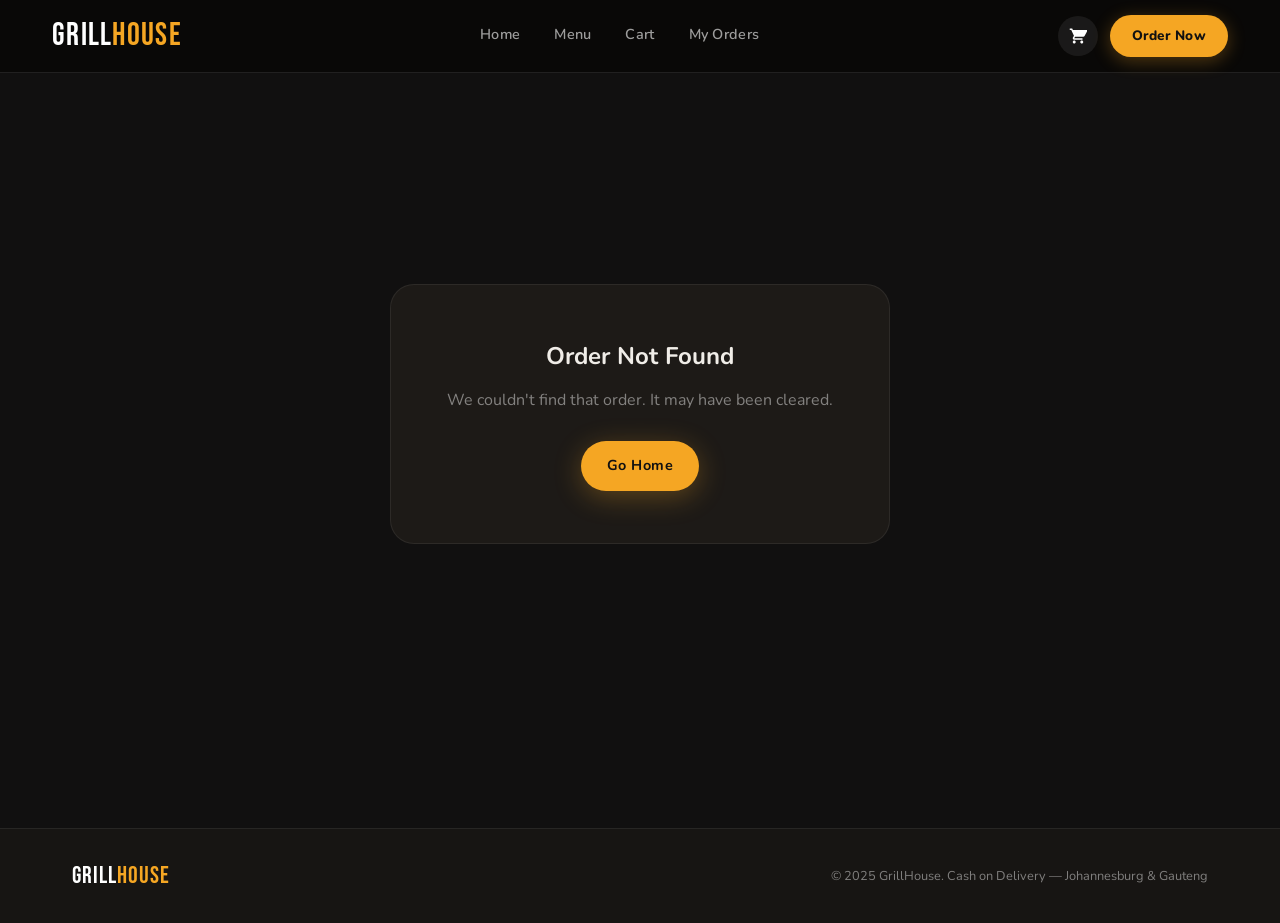
<file: confirmation.html>
<!DOCTYPE html>
<html lang="en">
<head>
  <meta charset="UTF-8">
  <meta name="viewport" content="width=device-width, initial-scale=1.0">
  <title>Order Confirmed — GrillHouse</title>
  <link rel="stylesheet" href="css/styles.css">
  <style>
    @media print {
      body * { visibility: hidden; }
      #receipt, #receipt * { visibility: visible; }
      #receipt { position: fixed; top:0; left:0; width:100%; padding:32px; background:#fff; color:#000; }
      .receipt-logo { font-size:2rem; font-weight:900; letter-spacing:.05em; text-align:center; margin-bottom:8px; }
      .receipt-sub  { text-align:center; font-size:12px; color:#666; margin-bottom:20px; }
      .receipt-divider { border:none; border-top:2px dashed #ccc; margin:16px 0; }
      .receipt-row { display:flex; justify-content:space-between; padding:5px 0; font-size:14px; }
      .receipt-row.total { font-weight:900; font-size:16px; border-top:2px solid #333; margin-top:8px; padding-top:10px; }
      .receipt-info { margin-bottom:16px; font-size:13px; line-height:1.6; }
      .receipt-footer { text-align:center; margin-top:24px; font-size:12px; color:#666; }
    }
  </style>
</head>
<body>

<!-- NAVBAR -->
<nav class="navbar solid" id="navbar">
  <a href="index.html" class="nav-brand">Grill<span>House</span></a>
  <div class="nav-links">
    <a href="index.html">Home</a>
    <a href="menu.html">Menu</a>
    <a href="cart.html">Cart</a>
    <a href="orders.html">My Orders</a>
  </div>
  <div class="nav-actions">
    <a href="cart.html" class="nav-icon-btn" aria-label="Cart">
      <svg viewBox="0 0 24 24"><path d="M7 18c-1.1 0-1.99.9-1.99 2S5.9 22 7 22s2-.9 2-2-.9-2-2-2zM1 2v2h2l3.6 7.59-1.35 2.45c-.16.28-.25.61-.25.96C5 16.1 6.1 17 7 17h11v-2H7.42c-.14 0-.25-.11-.25-.25l.03-.12.9-1.63H19c.75 0 1.41-.41 1.75-1.03l3.58-6.49A1 1 0 0023.45 4H5.21l-.94-2H1zm16 16c-1.1 0-1.99.9-1.99 2S15.9 22 17 22s2-.9 2-2-.9-2-2-2z"/></svg>
      <span class="cart-badge hidden" id="cart-badge-nav">0</span>
    </a>
    <a href="menu.html" class="btn-nav-cta">Order Now</a>
    <button class="hamburger" id="hamburger" aria-label="Menu"><span></span><span></span><span></span></button>
  </div>
</nav>

<div class="mobile-drawer" id="mobile-drawer">
  <a href="index.html">Home</a><a href="menu.html">Menu</a>
  <a href="cart.html">Cart</a><a href="orders.html">My Orders</a>
</div>

<!-- CONFIRMATION -->
<section class="confirmation-page">
  <div class="container">

    <!-- Not found -->
    <div class="confirmation-card hidden" id="not-found" style="max-width:500px">
      <h2 style="margin-bottom:12px">Order Not Found</h2>
      <p style="color:var(--muted);margin-bottom:28px">We couldn't find that order. It may have been cleared.</p>
      <a href="index.html" class="btn btn-primary">Go Home</a>
    </div>

    <!-- Confirmed -->
    <div class="confirmation-card" id="confirm-card">
      <div class="success-icon">
        <svg viewBox="0 0 24 24"><path d="M9 16.17L4.83 12l-1.42 1.41L9 19 21 7l-1.41-1.41z"/></svg>
      </div>
      <h2 style="margin-bottom:8px">Order <span style="color:var(--amber)">Confirmed!</span></h2>
      <p class="order-id-display">Order ID: <span id="display-order-id">—</span></p>

      <div class="detail-table" id="order-details"><!-- JS --></div>

      <div style="display:flex;gap:10px;align-items:flex-start;background:rgba(34,197,94,.07);border:1px solid rgba(34,197,94,.2);border-radius:14px;padding:14px 18px;text-align:left;margin-bottom:0">
        <svg viewBox="0 0 24 24" width="20" height="20" fill="var(--green)" style="flex-shrink:0;margin-top:1px"><path d="M20 8h-3V4H3c-1.1 0-2 .9-2 2v11h2c0 1.66 1.34 3 3 3s3-1.34 3-3h6c0 1.66 1.34 3 3 3s3-1.34 3-3h2v-5l-3-4zM6 18.5c-.83 0-1.5-.67-1.5-1.5s.67-1.5 1.5-1.5 1.5.67 1.5 1.5-.67 1.5-1.5 1.5zm13.5-9l1.96 2.5H17V9.5h2.5zm-1.5 9c-.83 0-1.5-.67-1.5-1.5s.67-1.5 1.5-1.5 1.5.67 1.5 1.5-.67 1.5-1.5 1.5z"/></svg>
        <div>
          <strong style="font-size:.9rem;color:var(--text)">Payment: Cash on Delivery</strong>
          <p style="font-size:.8rem;color:var(--muted);margin-top:2px">Please have the exact amount ready for your driver.</p>
        </div>
      </div>

      <div class="confirmation-actions">
        <button class="btn btn-primary" onclick="printReceipt()">
          <svg viewBox="0 0 24 24"><path d="M19 8H5c-1.66 0-3 1.34-3 3v6h4v4h12v-4h4v-6c0-1.66-1.34-3-3-3zm-3 11H8v-5h8v5zm3-7c-.55 0-1-.45-1-1s.45-1 1-1 1 .45 1 1-.45 1-1 1zm-1-9H6v4h12V3z"/></svg>
          Print Receipt
        </button>
        <a href="orders.html" class="btn btn-outline">My Orders</a>
        <a href="menu.html" class="btn btn-ghost">Order Again</a>
      </div>
    </div>

  </div>
</section>

<!-- Hidden receipt -->
<div id="receipt" style="display:none"></div>

<!-- FOOTER -->
<footer class="footer-compact">
  <div class="container">
    <div class="footer-compact-inner">
      <a href="index.html" class="footer-logo">Grill<span>House</span></a>
      <span class="footer-copy">&copy; 2025 GrillHouse. Cash on Delivery — Johannesburg &amp; Gauteng</span>
    </div>
  </div>
</footer>

<script src="utils/helpers.js"></script>
<script src="js/storage.js"></script>
<script src="js/cart.js"></script>
<script>
let _order = null;

document.addEventListener('DOMContentLoaded', () => {
  Cart.init();
  initNavbar();
  const id = new URLSearchParams(window.location.search).get('order');
  if (!id) { showNotFound(); return; }
  _order = Storage.getOrderById(id);
  if (!_order) { showNotFound(); return; }
  renderConfirmation(_order);
});

function initNavbar() {
  const btn = document.getElementById('hamburger');
  const drw = document.getElementById('mobile-drawer');
  btn.addEventListener('click', () => {
    const open = drw.classList.toggle('open');
    const s = btn.querySelectorAll('span');
    if (open) { s[0].style.transform='rotate(45deg) translate(5px,5px)';s[1].style.opacity='0';s[2].style.transform='rotate(-45deg) translate(5px,-5px)'; }
    else { s.forEach(x=>{x.style.transform='';x.style.opacity='';}); }
  });
}

function showNotFound() {
  document.getElementById('confirm-card').classList.add('hidden');
  document.getElementById('not-found').classList.remove('hidden');
}

function fmtDate(iso) {
  return new Date(iso).toLocaleString('en-ZA',{year:'numeric',month:'short',day:'numeric',hour:'2-digit',minute:'2-digit'});
}

function renderConfirmation(o) {
  document.getElementById('display-order-id').textContent = o.id;
  const statusMap = { pending:'Pending', preparing:'Preparing', out_for_delivery:'Out for Delivery', delivered:'Delivered' };
  document.getElementById('order-details').innerHTML = `
    <div class="detail-row"><span class="key">Customer</span><span class="val">${o.customer.name}</span></div>
    <div class="detail-row"><span class="key">Phone</span><span class="val">${o.customer.phone}</span></div>
    <div class="detail-row"><span class="key">Address</span><span class="val">${o.customer.address}</span></div>
    ${o.customer.notes?`<div class="detail-row"><span class="key">Notes</span><span class="val">${o.customer.notes}</span></div>`:''}
    <div class="detail-row"><span class="key">Items</span><span class="val">${o.items.map(i=>`${i.name} x${i.qty}`).join(', ')}</span></div>
    <div class="detail-row"><span class="key">Subtotal</span><span class="val">R${o.subtotal.toFixed(2)}</span></div>
    <div class="detail-row"><span class="key">Delivery</span><span class="val">R${o.delivery.toFixed(2)}</span></div>
    <div class="detail-row"><span class="key">Total</span><span class="val amber">R${o.total.toFixed(2)}</span></div>
    <div class="detail-row"><span class="key">Date</span><span class="val">${fmtDate(o.createdAt)}</span></div>
    <div class="detail-row"><span class="key">Status</span><span class="val">${statusMap[o.status]||o.status}</span></div>
  `;
}

function printReceipt() {
  if (!_order) return;
  const o = _order;
  const r = document.getElementById('receipt');
  r.style.display = 'block';
  r.innerHTML = `
    <div class="receipt-logo">GRILLHOUSE</div>
    <div class="receipt-sub">Premium Fast Food — Johannesburg<br>hello@grillhouse.co.za | +27 11 000 0000</div>
    <hr class="receipt-divider">
    <div class="receipt-info">
      <div><strong>Order ID:</strong> ${o.id}</div>
      <div><strong>Date:</strong> ${fmtDate(o.createdAt)}</div>
      <div><strong>Customer:</strong> ${o.customer.name}</div>
      <div><strong>Phone:</strong> ${o.customer.phone}</div>
      <div><strong>Address:</strong> ${o.customer.address}</div>
      ${o.customer.notes?`<div><strong>Notes:</strong> ${o.customer.notes}</div>`:''}
      <div><strong>Payment:</strong> Cash on Delivery</div>
    </div>
    <hr class="receipt-divider">
    ${o.items.map(i=>`<div class="receipt-row"><span>${i.name} x${i.qty}</span><span>R${(i.price*i.qty).toFixed(2)}</span></div>`).join('')}
    <hr class="receipt-divider">
    <div class="receipt-row"><span>Subtotal</span><span>R${o.subtotal.toFixed(2)}</span></div>
    <div class="receipt-row"><span>Delivery</span><span>R${o.delivery.toFixed(2)}</span></div>
    <div class="receipt-row total"><span>TOTAL</span><span>R${o.total.toFixed(2)}</span></div>
    <div class="receipt-footer">
      <p>Thank you for your order!</p>
      <p>Please have <strong>R${o.total.toFixed(2)}</strong> ready for the driver.</p>
      <p style="margin-top:8px">www.grillhouse.co.za</p>
    </div>`;
  window.print();
  setTimeout(() => r.style.display='none', 500);
}
</script>
</body>
</html>
</file>
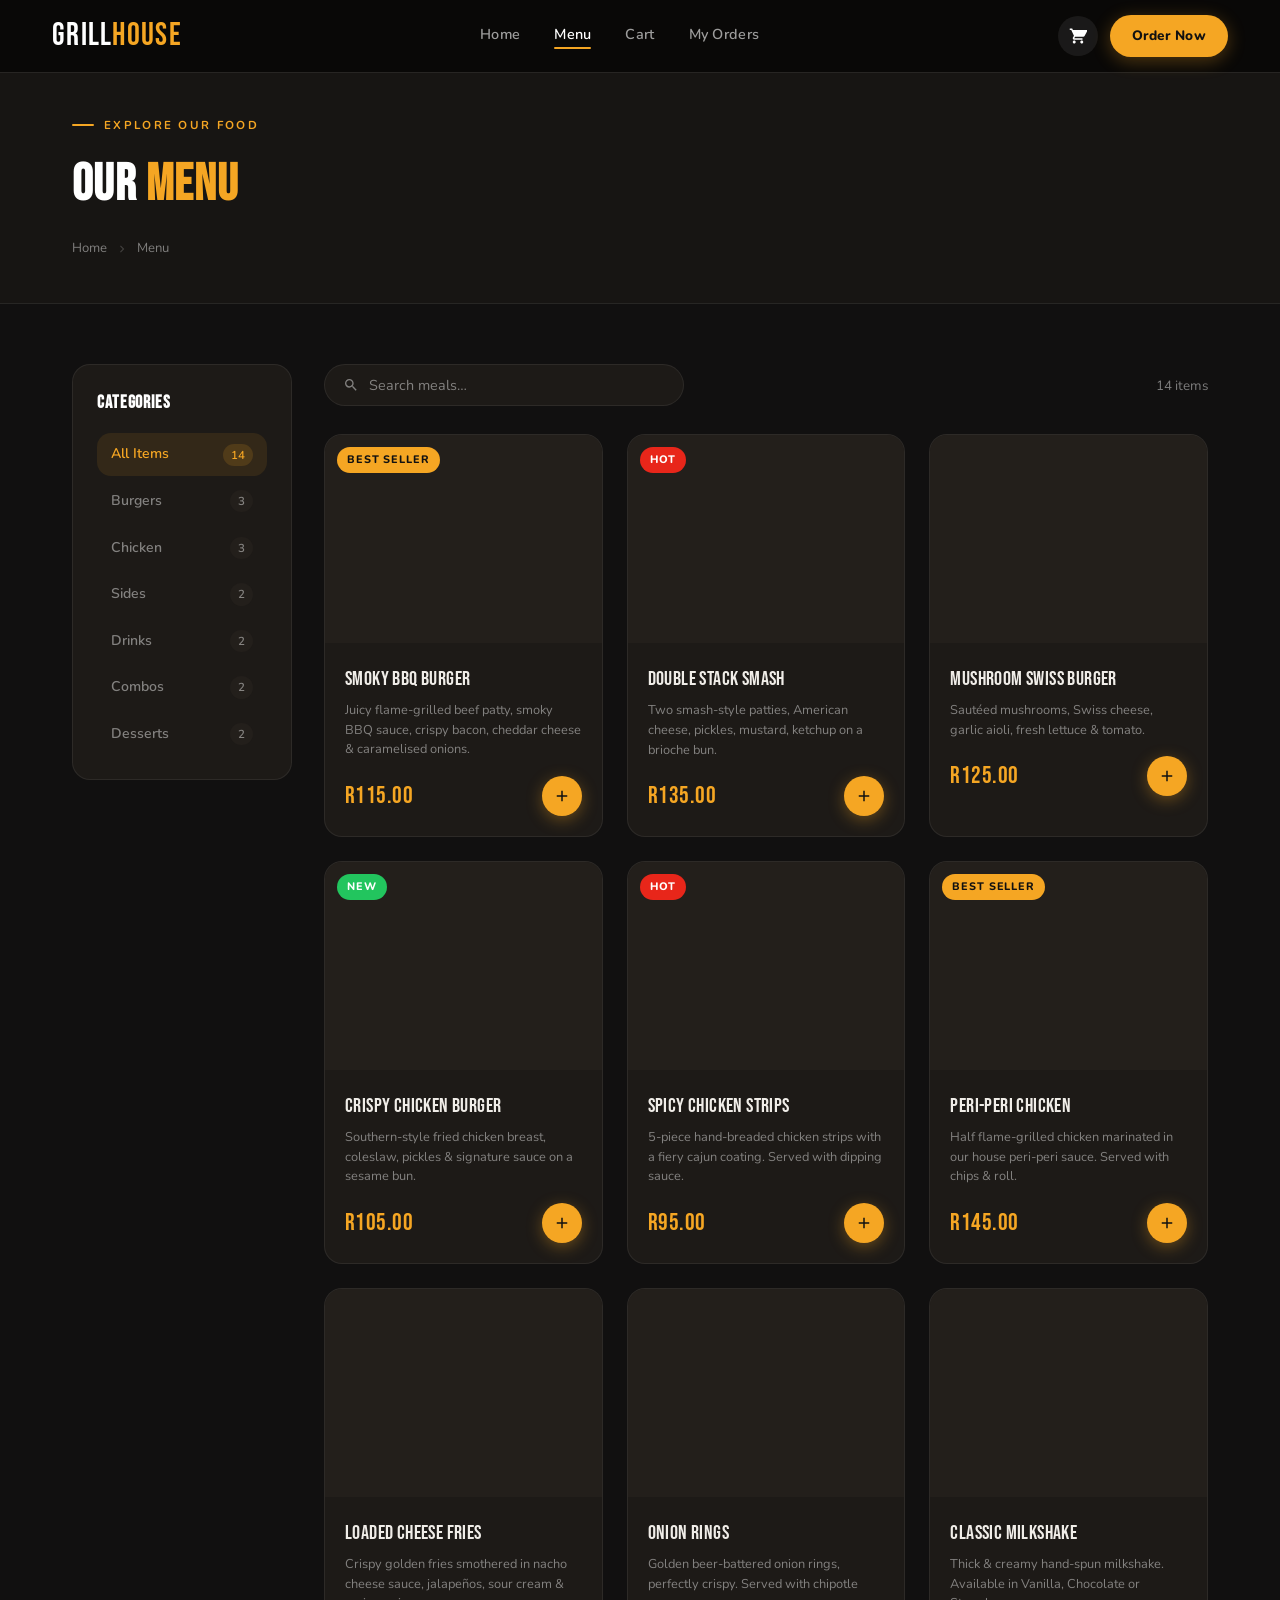
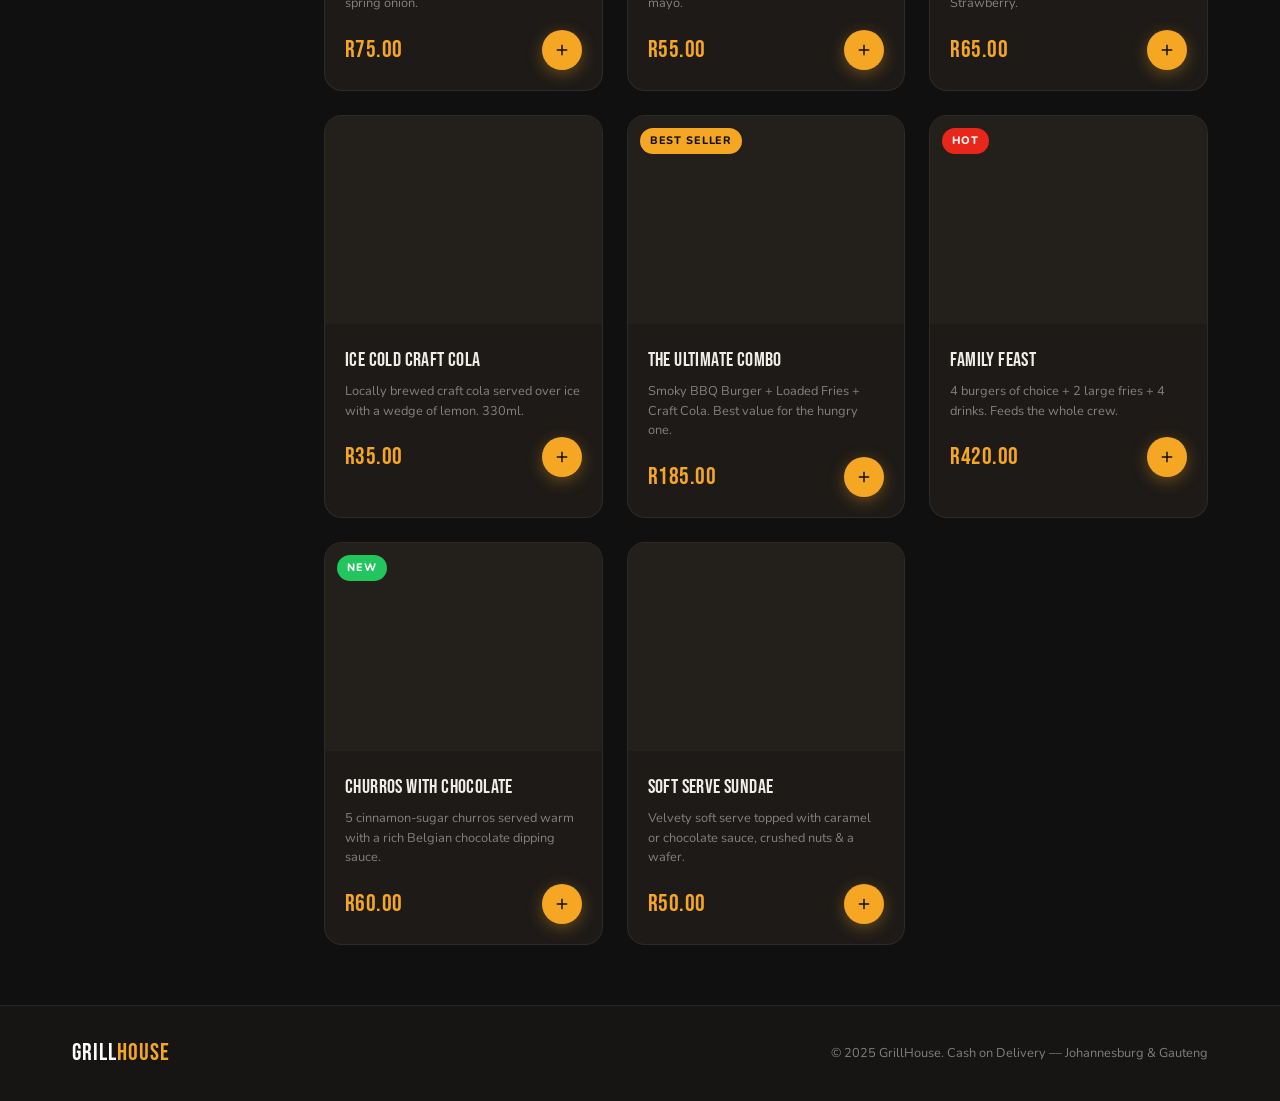
<file: menu.html>
<!DOCTYPE html>
<html lang="en">
<head>
  <meta charset="UTF-8">
  <meta name="viewport" content="width=device-width, initial-scale=1.0">
  <title>Menu — GrillHouse</title>
  <link rel="stylesheet" href="css/styles.css">
</head>
<body data-page="menu">

<!-- NAVBAR -->
<nav class="navbar solid" id="navbar">
  <a href="index.html" class="nav-brand">Grill<span>House</span></a>
  <div class="nav-links">
    <a href="index.html">Home</a>
    <a href="menu.html" class="active">Menu</a>
    <a href="cart.html">Cart</a>
    <a href="orders.html">My Orders</a>
  </div>
  <div class="nav-actions">
    <a href="cart.html" class="nav-icon-btn" aria-label="Cart">
      <svg viewBox="0 0 24 24"><path d="M7 18c-1.1 0-1.99.9-1.99 2S5.9 22 7 22s2-.9 2-2-.9-2-2-2zM1 2v2h2l3.6 7.59-1.35 2.45c-.16.28-.25.61-.25.96C5 16.1 6.1 17 7 17h11v-2H7.42c-.14 0-.25-.11-.25-.25l.03-.12.9-1.63H19c.75 0 1.41-.41 1.75-1.03l3.58-6.49A1 1 0 0023.45 4H5.21l-.94-2H1zm16 16c-1.1 0-1.99.9-1.99 2S15.9 22 17 22s2-.9 2-2-.9-2-2-2z"/></svg>
      <span class="cart-badge hidden" id="cart-badge-nav">0</span>
    </a>
    <a href="menu.html" class="btn-nav-cta">Order Now</a>
    <button class="hamburger" id="hamburger" aria-label="Menu"><span></span><span></span><span></span></button>
  </div>
</nav>

<div class="mobile-drawer" id="mobile-drawer">
  <a href="index.html">Home</a>
  <a href="menu.html">Menu</a>
  <a href="cart.html">Cart</a>
  <a href="orders.html">My Orders</a>
</div>

<!-- PAGE HEADER -->
<div class="page-header">
  <div class="container">
    <div class="page-eyebrow">Explore Our Food</div>
    <h1 class="page-title">Our <span>Menu</span></h1>
    <nav class="breadcrumb">
      <a href="index.html">Home</a>
      <svg viewBox="0 0 24 24"><path d="M10 6L8.59 7.41 13.17 12l-4.58 4.59L10 18l6-6z"/></svg>
      <span>Menu</span>
    </nav>
  </div>
</div>

<!-- MENU CONTENT -->
<div class="menu-page-wrap">
  <div class="container">
    <div class="menu-layout">

      <!-- Sidebar -->
      <aside class="menu-sidebar">
        <div class="sidebar-panel">
          <h4>Categories</h4>
          <div class="filter-list" id="filter-list">
            <div class="spinner" style="width:24px;height:24px;margin:12px auto;"></div>
          </div>
        </div>
      </aside>

      <!-- Main -->
      <main>
        <div class="menu-topbar">
          <div class="menu-search-bar">
            <svg viewBox="0 0 24 24"><path d="M15.5 14h-.79l-.28-.27A6.471 6.471 0 0016 9.5 6.5 6.5 0 109.5 16c1.61 0 3.09-.59 4.23-1.57l.27.28v.79l5 4.99L20.49 19l-4.99-5zm-6 0C7.01 14 5 11.99 5 9.5S7.01 5 9.5 5 14 7.01 14 9.5 11.99 14 9.5 14z"/></svg>
            <input type="text" id="menu-search" placeholder="Search meals…" aria-label="Search meals">
          </div>
          <span class="menu-count" id="meal-count"></span>
        </div>
        <div class="meals-grid" id="meals-grid">
          <div class="spinner" style="grid-column:1/-1"></div>
        </div>
      </main>

    </div>
  </div>
</div>

<!-- FOOTER -->
<footer class="footer-compact">
  <div class="container">
    <div class="footer-compact-inner">
      <a href="index.html" class="footer-logo">Grill<span>House</span></a>
      <span class="footer-copy">&copy; 2025 GrillHouse. Cash on Delivery — Johannesburg &amp; Gauteng</span>
    </div>
  </div>
</footer>

<button class="scroll-top-btn" id="scroll-top" aria-label="Scroll to top">
  <svg viewBox="0 0 24 24"><path d="M7.41 15.41L12 10.83l4.59 4.58L18 14l-6-6-6 6z"/></svg>
</button>
<div class="toast-wrap" id="toast-container"></div>

<script src="utils/helpers.js"></script>
<script src="js/storage.js"></script>
<script src="js/cart.js"></script>
<script>
const BADGE_MAP  = { bestseller:'Best Seller', hot:'Hot', new:'New' };
const BADGE_CLS  = { bestseller:'badge-bestseller', hot:'badge-hot', new:'badge-new' };

document.addEventListener('DOMContentLoaded', () => {
  Cart.init();
  initNavbar();
  initScrollTop();
  initMenu();
});

function initNavbar() {
  const btn = document.getElementById('hamburger');
  const drw = document.getElementById('mobile-drawer');
  btn.addEventListener('click', () => {
    const open = drw.classList.toggle('open');
    const s = btn.querySelectorAll('span');
    if (open) { s[0].style.transform='rotate(45deg) translate(5px,5px)';s[1].style.opacity='0';s[2].style.transform='rotate(-45deg) translate(5px,-5px)'; }
    else { s.forEach(x=>{x.style.transform='';x.style.opacity='';}); }
  });
  drw.querySelectorAll('a').forEach(a=>a.addEventListener('click',()=>{drw.classList.remove('open');btn.querySelectorAll('span').forEach(s=>{s.style.transform='';s.style.opacity='';});}));
}

function initScrollTop() {
  const b = document.getElementById('scroll-top');
  window.addEventListener('scroll', () => b.classList.toggle('visible', window.scrollY > 300));
  b.addEventListener('click', () => window.scrollTo({top:0,behavior:'smooth'}));
}

function initMenu() {
  const cats   = Storage.getCategories();
  const meals  = Storage.getMeals();
  const params = new URLSearchParams(window.location.search);
  let activeCat = params.get('cat') || 'all';

  // Build filters
  const filterList = document.getElementById('filter-list');
  filterList.innerHTML = `
    <div class="filter-item ${activeCat==='all'?'active':''}" data-cat="all">
      All Items <span class="filter-count">${meals.length}</span>
    </div>
    ${cats.map(cat => {
      const count = meals.filter(m => m.category===cat.id).length;
      return `<div class="filter-item ${activeCat===cat.id?'active':''}" data-cat="${cat.id}">
        ${cat.name} <span class="filter-count">${count}</span>
      </div>`;
    }).join('')}
  `;

  filterList.querySelectorAll('.filter-item').forEach(item => {
    item.addEventListener('click', () => {
      filterList.querySelectorAll('.filter-item').forEach(i=>i.classList.remove('active'));
      item.classList.add('active');
      activeCat = item.dataset.cat;
      renderMeals(activeCat, searchInput.value.trim());
    });
  });

  const searchInput = document.getElementById('menu-search');
  let debounceTimer;
  searchInput.addEventListener('input', () => {
    clearTimeout(debounceTimer);
    debounceTimer = setTimeout(() => renderMeals(activeCat, searchInput.value.trim()), 220);
  });

  renderMeals(activeCat, '');
}

function renderMeals(catId, query) {
  const meals   = Storage.getMeals();
  const grid    = document.getElementById('meals-grid');
  const countEl = document.getElementById('meal-count');
  const q       = query.toLowerCase();

  const filtered = meals.filter(m => {
    const matchCat = catId==='all' || m.category===catId;
    const matchQ   = !q || m.name.toLowerCase().includes(q) || m.description.toLowerCase().includes(q);
    return matchCat && matchQ;
  });

  countEl.textContent = `${filtered.length} item${filtered.length!==1?'s':''}`;

  if (!filtered.length) {
    grid.innerHTML = `<div class="no-results">
      <svg viewBox="0 0 24 24"><path d="M11 9H9V2H7v7H5V2H3v7c0 2.12 1.66 3.84 3.75 3.97V22h2.5v-9.03C11.34 12.84 13 11.12 13 9V2h-2v7zm5-3v8h2.5v8H21V2c-2.76 0-5 2.24-5 4z"/></svg>
      <h3>No meals found</h3>
      <p>Try a different category or search term.</p>
    </div>`;
    return;
  }

  grid.innerHTML = filtered.map(m => `
    <div class="meal-card">
      <div class="meal-img-wrap">
        <img src="${m.image}" alt="${m.name}" loading="lazy" onerror="this.src='https://images.unsplash.com/photo-1504674900247-0877df9cc836?w=400&q=70'">
        ${m.badge?`<span class="meal-badge ${BADGE_CLS[m.badge]||''}">${BADGE_MAP[m.badge]||m.badge}</span>`:''}
      </div>
      <div class="meal-body">
        <div class="meal-name">${m.name}</div>
        <div class="meal-desc">${m.description}</div>
        <div class="meal-footer">
          <div class="meal-price">R${Number(m.price).toFixed(2)}</div>
          <button class="add-to-cart-btn" data-id="${m.id}" aria-label="Add ${m.name} to cart">
            <svg viewBox="0 0 24 24"><path d="M19 13h-6v6h-2v-6H5v-2h6V5h2v6h6v2z"/></svg>
          </button>
        </div>
      </div>
    </div>
  `).join('');

  grid.querySelectorAll('.add-to-cart-btn').forEach(btn => {
    btn.addEventListener('click', () => {
      if (Cart.add(btn.dataset.id)) {
        showToast('Added to cart!', 'success');
        btn.style.transform = 'scale(1.35)';
        setTimeout(() => btn.style.transform='', 300);
      }
    });
  });
}

function showToast(msg, type='success') {
  const c = document.getElementById('toast-container');
  const t = document.createElement('div');
  t.className = `toast ${type}`;
  const icons = { success:`<svg viewBox="0 0 24 24"><path d="M9 16.17L4.83 12l-1.42 1.41L9 19 21 7l-1.41-1.41z"/></svg>`, error:`<svg viewBox="0 0 24 24"><path d="M19 6.41L17.59 5 12 10.59 6.41 5 5 6.41 10.59 12 5 17.59 6.41 19 12 13.41 17.59 19 19 17.59 13.41 12 19 6.41z"/></svg>`, info:`<svg viewBox="0 0 24 24"><path d="M12 2C6.48 2 2 6.48 2 12s4.48 10 10 10 10-4.48 10-10S17.52 2 12 2zm1 15h-2v-6h2v6zm0-8h-2V7h2v2z"/></svg>` };
  t.innerHTML = `<span class="t-icon">${icons[type]||icons.info}</span><span class="t-text">${msg}</span><button class="t-close" onclick="this.parentElement.remove()"><svg viewBox="0 0 24 24"><path d="M19 6.41L17.59 5 12 10.59 6.41 5 5 6.41 10.59 12 5 17.59 6.41 19 12 13.41 17.59 19 19 17.59 13.41 12 19 6.41z"/></svg></button>`;
  c.appendChild(t);
  setTimeout(() => { t.classList.add('out'); setTimeout(()=>t.remove(),300); }, 3200);
}
</script>
</body>
</html>
</file>
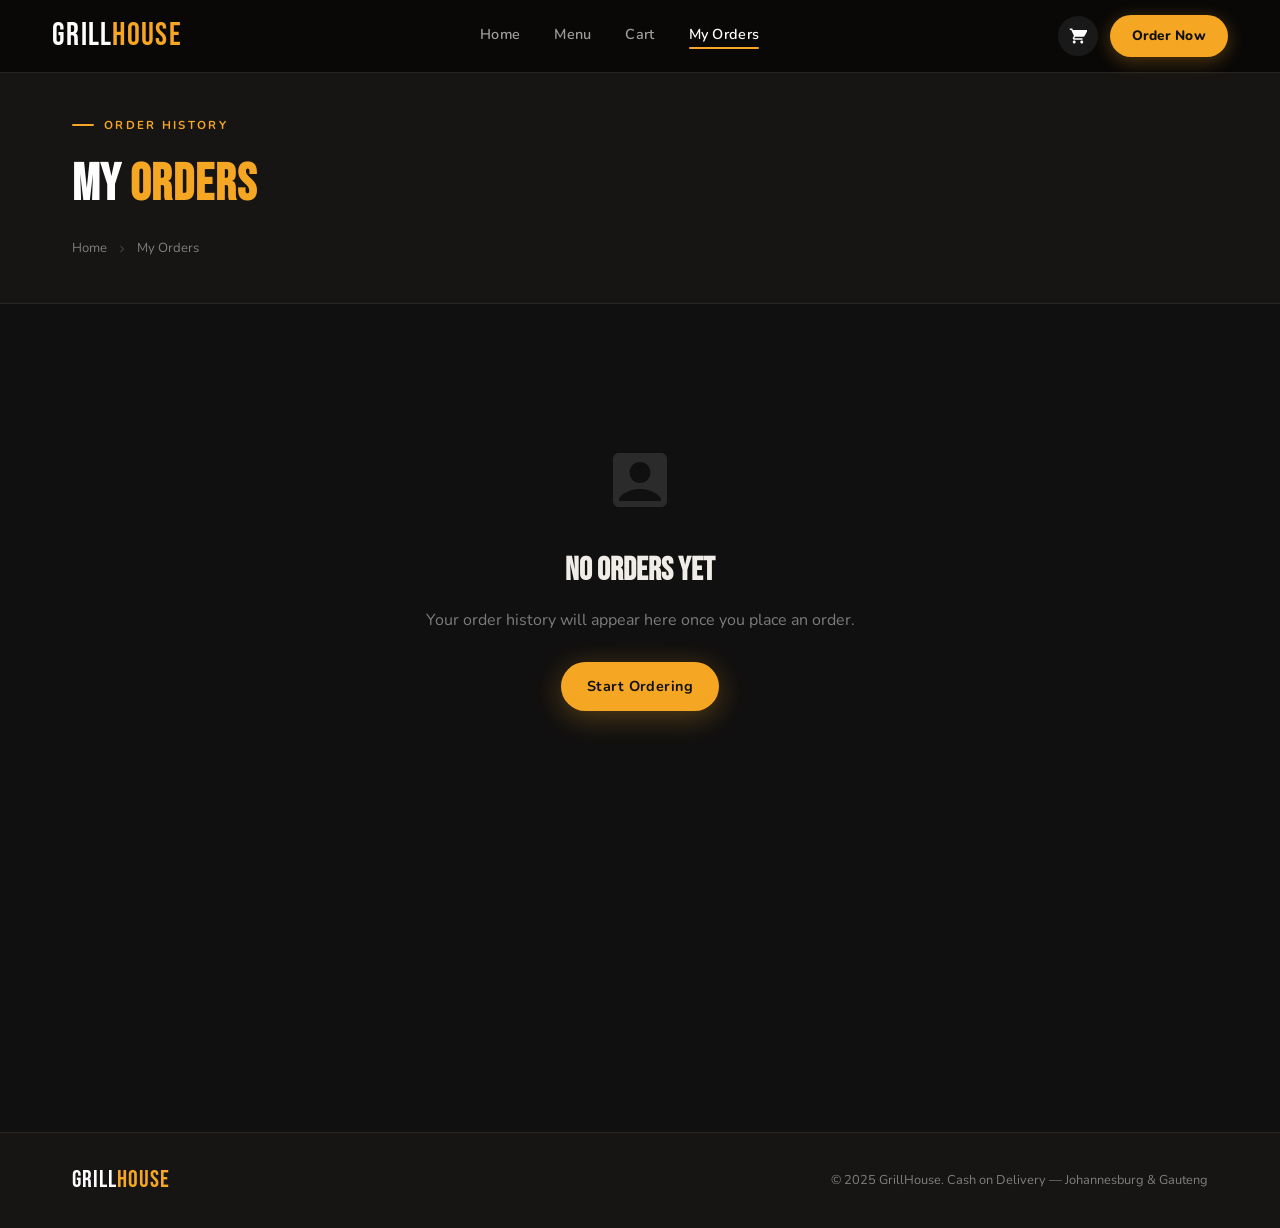
<file: orders.html>
<!DOCTYPE html>
<html lang="en">
<head>
  <meta charset="UTF-8">
  <meta name="viewport" content="width=device-width, initial-scale=1.0">
  <title>My Orders — GrillHouse</title>
  <link rel="stylesheet" href="css/styles.css">
</head>
<body data-page="orders">

<!-- NAVBAR -->
<nav class="navbar solid" id="navbar">
  <a href="index.html" class="nav-brand">Grill<span>House</span></a>
  <div class="nav-links">
    <a href="index.html">Home</a>
    <a href="menu.html">Menu</a>
    <a href="cart.html">Cart</a>
    <a href="orders.html" class="active">My Orders</a>
  </div>
  <div class="nav-actions">
    <a href="cart.html" class="nav-icon-btn" aria-label="Cart">
      <svg viewBox="0 0 24 24"><path d="M7 18c-1.1 0-1.99.9-1.99 2S5.9 22 7 22s2-.9 2-2-.9-2-2-2zM1 2v2h2l3.6 7.59-1.35 2.45c-.16.28-.25.61-.25.96C5 16.1 6.1 17 7 17h11v-2H7.42c-.14 0-.25-.11-.25-.25l.03-.12.9-1.63H19c.75 0 1.41-.41 1.75-1.03l3.58-6.49A1 1 0 0023.45 4H5.21l-.94-2H1zm16 16c-1.1 0-1.99.9-1.99 2S15.9 22 17 22s2-.9 2-2-.9-2-2-2z"/></svg>
      <span class="cart-badge hidden" id="cart-badge-nav">0</span>
    </a>
    <a href="menu.html" class="btn-nav-cta">Order Now</a>
    <button class="hamburger" id="hamburger" aria-label="Menu"><span></span><span></span><span></span></button>
  </div>
</nav>

<div class="mobile-drawer" id="mobile-drawer">
  <a href="index.html">Home</a><a href="menu.html">Menu</a>
  <a href="cart.html">Cart</a><a href="orders.html">My Orders</a>
</div>

<!-- PAGE HEADER -->
<div class="page-header">
  <div class="container">
    <div class="page-eyebrow">Order History</div>
    <h1 class="page-title">My <span>Orders</span></h1>
    <nav class="breadcrumb">
      <a href="index.html">Home</a>
      <svg viewBox="0 0 24 24"><path d="M10 6L8.59 7.41 13.17 12l-4.58 4.59L10 18l6-6z"/></svg>
      <span>My Orders</span>
    </nav>
  </div>
</div>

<!-- ORDERS -->
<div class="orders-page-wrap">
  <div class="container" id="orders-container">
    <div class="spinner"></div>
  </div>
</div>

<!-- ORDER DETAIL MODAL -->
<div class="overlay" id="modal-overlay">
  <div class="modal" style="max-width:560px">
    <div class="modal-header">
      <h3>Order Details</h3>
      <button class="modal-close" onclick="closeModal()">
        <svg viewBox="0 0 24 24"><path d="M19 6.41L17.59 5 12 10.59 6.41 5 5 6.41 10.59 12 5 17.59 6.41 19 12 13.41 17.59 19 19 17.59 13.41 12 19 6.41z"/></svg>
      </button>
    </div>
    <div id="modal-body"><!-- JS --></div>
    <div style="margin-top:20px;display:flex;gap:10px;flex-wrap:wrap">
      <button class="btn btn-primary" id="modal-print-btn">
        <svg viewBox="0 0 24 24"><path d="M19 8H5c-1.66 0-3 1.34-3 3v6h4v4h12v-4h4v-6c0-1.66-1.34-3-3-3zm-3 11H8v-5h8v5zm3-7c-.55 0-1-.45-1-1s.45-1 1-1 1 .45 1 1-.45 1-1 1zm-1-9H6v4h12V3z"/></svg>
        Print Receipt
      </button>
      <button class="btn btn-ghost" onclick="closeModal()">Close</button>
    </div>
  </div>
</div>

<!-- FOOTER -->
<footer class="footer-compact">
  <div class="container">
    <div class="footer-compact-inner">
      <a href="index.html" class="footer-logo">Grill<span>House</span></a>
      <span class="footer-copy">&copy; 2025 GrillHouse. Cash on Delivery — Johannesburg &amp; Gauteng</span>
    </div>
  </div>
</footer>

<button class="scroll-top-btn" id="scroll-top" aria-label="Scroll to top">
  <svg viewBox="0 0 24 24"><path d="M7.41 15.41L12 10.83l4.59 4.58L18 14l-6-6-6 6z"/></svg>
</button>
<div class="toast-wrap" id="toast-container"></div>

<script src="utils/helpers.js"></script>
<script src="js/storage.js"></script>
<script src="js/cart.js"></script>
<script>
let _modalOrder = null;

const STATUS_LABEL = { pending:'Pending', preparing:'Preparing', out_for_delivery:'Out for Delivery', delivered:'Delivered' };
const STATUS_CLS   = { pending:'status-pending', preparing:'status-preparing', out_for_delivery:'status-out_for_delivery', delivered:'status-delivered' };

document.addEventListener('DOMContentLoaded', () => {
  Cart.init();
  initNavbar();
  initScrollTop();
  renderOrders();
});

function initNavbar() {
  const btn = document.getElementById('hamburger');
  const drw = document.getElementById('mobile-drawer');
  btn.addEventListener('click', () => {
    const open = drw.classList.toggle('open');
    const s = btn.querySelectorAll('span');
    if (open) { s[0].style.transform='rotate(45deg) translate(5px,5px)';s[1].style.opacity='0';s[2].style.transform='rotate(-45deg) translate(5px,-5px)'; }
    else { s.forEach(x=>{x.style.transform='';x.style.opacity='';}); }
  });
}

function initScrollTop() {
  const b = document.getElementById('scroll-top');
  window.addEventListener('scroll', () => b.classList.toggle('visible', window.scrollY > 300));
  b.addEventListener('click', () => window.scrollTo({top:0,behavior:'smooth'}));
}

function fmtDate(iso) {
  return new Date(iso).toLocaleString('en-ZA',{year:'numeric',month:'short',day:'numeric',hour:'2-digit',minute:'2-digit'});
}

function renderOrders() {
  const orders  = Storage.getOrders();
  const container = document.getElementById('orders-container');

  if (!orders.length) {
    container.innerHTML = `
      <div class="orders-empty">
        <svg viewBox="0 0 24 24"><path d="M19 3H5c-1.1 0-2 .9-2 2v14c0 1.1.9 2 2 2h14c1.1 0 2-.9 2-2V5c0-1.1-.9-2-2-2zm-7 3c1.93 0 3.5 1.57 3.5 3.5S13.93 13 12 13s-3.5-1.57-3.5-3.5S10.07 6 12 6zm7 13H5v-.23c0-.62.28-1.2.76-1.58C7.47 15.82 9.64 15 12 15s4.53.82 6.24 2.19c.48.38.76.97.76 1.58V19z"/></svg>
        <h3>No Orders Yet</h3>
        <p>Your order history will appear here once you place an order.</p>
        <a href="menu.html" class="btn btn-primary">Start Ordering</a>
      </div>`;
    return;
  }

  container.innerHTML = orders.map(o => `
    <div class="order-card">
      <div class="order-card-head">
        <div>
          <div class="order-id-badge">${o.id}</div>
          <div class="order-meta">
            <span>${fmtDate(o.createdAt)}</span>
            <span>${o.items.length} item${o.items.length!==1?'s':''}</span>
            <span>Cash on Delivery</span>
          </div>
        </div>
        <span class="order-status-badge ${STATUS_CLS[o.status]||''}">${STATUS_LABEL[o.status]||o.status}</span>
      </div>
      <div class="order-chips">
        ${o.items.map(i=>`<span class="order-chip">${i.name} x${i.qty}</span>`).join('')}
      </div>
      <div class="order-card-foot">
        <div class="order-actions">
          <button class="btn btn-ghost btn-sm" onclick="openModal('${o.id}')">
            <svg viewBox="0 0 24 24"><path d="M12 4.5C7 4.5 2.73 7.61 1 12c1.73 4.39 6 7.5 11 7.5s9.27-3.11 11-7.5c-1.73-4.39-6-7.5-11-7.5zM12 17c-2.76 0-5-2.24-5-5s2.24-5 5-5 5 2.24 5 5-2.24 5-5 5zm0-8c-1.66 0-3 1.34-3 3s1.34 3 3 3 3-1.34 3-3-1.34-3-3-3z"/></svg>
            View Details
          </button>
          <a href="confirmation.html?order=${o.id}" class="btn btn-outline btn-sm">
            <svg viewBox="0 0 24 24"><path d="M19 8H5c-1.66 0-3 1.34-3 3v6h4v4h12v-4h4v-6c0-1.66-1.34-3-3-3zm-3 11H8v-5h8v5zm3-7c-.55 0-1-.45-1-1s.45-1 1-1 1 .45 1 1-.45 1-1 1zm-1-9H6v4h12V3z"/></svg>
            Receipt
          </a>
        </div>
        <div class="order-total-amount">R${o.total.toFixed(2)}</div>
      </div>
    </div>
  `).join('');
}

function openModal(orderId) {
  const o = Storage.getOrderById(orderId);
  if (!o) return;
  _modalOrder = o;

  document.getElementById('modal-body').innerHTML = `
    <div style="display:grid;grid-template-columns:1fr 1fr;gap:12px;margin-bottom:18px">
      ${[['Order ID',o.id],['Status',STATUS_LABEL[o.status]||o.status],['Date',fmtDate(o.createdAt)],['Payment','Cash on Delivery']].map(([k,v])=>`
        <div style="background:var(--bg4);border-radius:12px;padding:14px">
          <div style="font-size:.7rem;font-weight:800;letter-spacing:.1em;text-transform:uppercase;color:var(--muted);margin-bottom:4px">${k}</div>
          <div style="font-size:.88rem;font-weight:600">${v}</div>
        </div>`).join('')}
      <div style="background:var(--bg4);border-radius:12px;padding:14px;grid-column:1/-1">
        <div style="font-size:.7rem;font-weight:800;letter-spacing:.1em;text-transform:uppercase;color:var(--muted);margin-bottom:4px">Address</div>
        <div style="font-size:.88rem;font-weight:600">${o.customer.address}</div>
      </div>
    </div>
    <h4 style="font-family:var(--font-d);font-size:1.1rem;margin-bottom:12px">Items Ordered</h4>
    <div style="display:flex;flex-direction:column;gap:10px;margin-bottom:18px">
      ${o.items.map(item=>`
        <div style="display:flex;align-items:center;gap:12px;padding:12px;background:var(--bg4);border-radius:12px">
          <img src="${item.image}" alt="${item.name}" style="width:48px;height:48px;border-radius:8px;object-fit:cover;background:var(--bg3)" onerror="this.src='https://images.unsplash.com/photo-1504674900247-0877df9cc836?w=100'">
          <div style="flex:1">
            <div style="font-weight:700;font-size:.9rem">${item.name}</div>
            <div style="font-size:.78rem;color:var(--muted)">x${item.qty} &times; R${item.price.toFixed(2)}</div>
          </div>
          <div style="font-family:var(--font-d);font-size:1.1rem;color:var(--amber)">R${(item.price*item.qty).toFixed(2)}</div>
        </div>`).join('')}
    </div>
    <div style="border-top:1px solid var(--border);padding-top:14px">
      <div style="display:flex;justify-content:space-between;padding:6px 0;font-size:.88rem;color:var(--muted)"><span>Subtotal</span><span>R${o.subtotal.toFixed(2)}</span></div>
      <div style="display:flex;justify-content:space-between;padding:6px 0;font-size:.88rem;color:var(--muted)"><span>Delivery</span><span>R${o.delivery.toFixed(2)}</span></div>
      <div style="display:flex;justify-content:space-between;padding:10px 0 0;border-top:1px solid var(--border);margin-top:6px">
        <span style="font-weight:700">Total</span>
        <span style="font-family:var(--font-d);font-size:1.4rem;color:var(--amber)">R${o.total.toFixed(2)}</span>
      </div>
    </div>`;

  document.getElementById('modal-print-btn').onclick = () => window.location.href=`confirmation.html?order=${o.id}`;
  document.getElementById('modal-overlay').classList.add('active');
}

function closeModal() {
  document.getElementById('modal-overlay').classList.remove('active');
  _modalOrder = null;
}

// Close on overlay click
document.getElementById('modal-overlay').addEventListener('click', e => {
  if (e.target === e.currentTarget) closeModal();
});
</script>
</body>
</html>
</file>
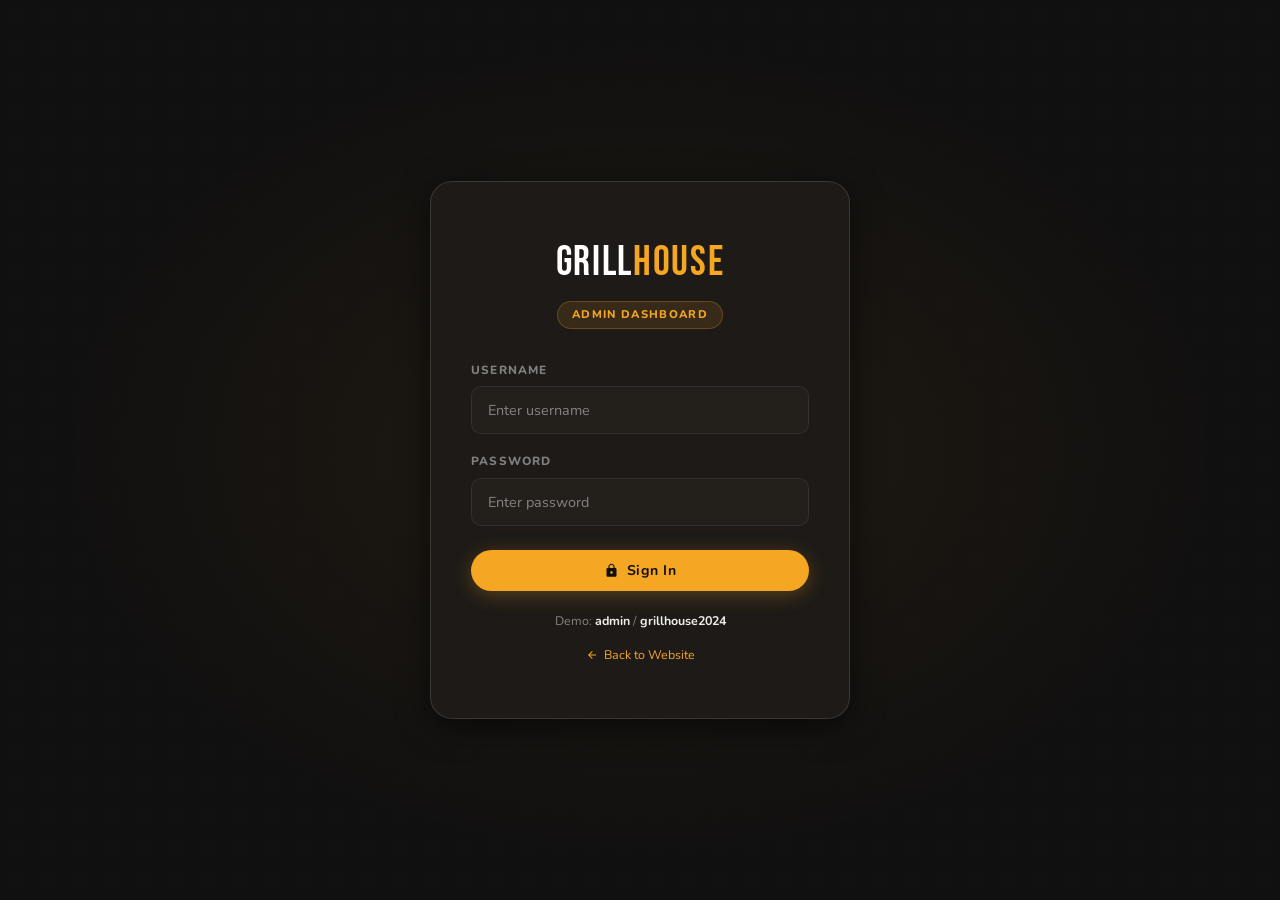
<file: html/admin.html>
<!DOCTYPE html>
<html lang="en">
<head>
  <meta charset="UTF-8">
  <meta name="viewport" content="width=device-width, initial-scale=1.0">
  <title>Admin Dashboard — GrillHouse</title>
  <link rel="stylesheet" href="../css/admin.css">
</head>
<body>

<!-- ============================================================
     LOGIN PAGE
============================================================ -->
<div id="login-section" style="display:none">
  <div class="login-page">
    <div class="login-card">
      <div class="login-logo">Grill<span>House</span></div>
      <div class="login-badge">Admin Dashboard</div>

      <div class="login-error" id="login-error"></div>

      <form id="login-form" novalidate>
        <div class="form-group">
          <label for="admin-username">Username</label>
          <input type="text" id="admin-username" class="form-control" placeholder="Enter username" autocomplete="username">
        </div>
        <div class="form-group" style="margin-bottom:24px">
          <label for="admin-password">Password</label>
          <input type="password" id="admin-password" class="form-control" placeholder="Enter password" autocomplete="current-password">
        </div>
        <button type="submit" class="btn btn-primary btn-full">
          <svg viewBox="0 0 24 24"><path d="M18 8h-1V6c0-2.76-2.24-5-5-5S7 3.24 7 6v2H6c-1.1 0-2 .9-2 2v10c0 1.1.9 2 2 2h12c1.1 0 2-.9 2-2V10c0-1.1-.9-2-2-2zm-6 9c-1.1 0-2-.9-2-2s.9-2 2-2 2 .9 2 2-.9 2-2 2zm3.1-9H8.9V6c0-1.71 1.39-3.1 3.1-3.1 1.71 0 3.1 1.39 3.1 3.1v2z"/></svg>
          Sign In
        </button>
      </form>

      <p class="login-hint">Demo: <strong>admin</strong> / <strong>grillhouse2024</strong></p>
      <a href="../index.html" class="back-link">
        <svg viewBox="0 0 24 24"><path d="M20 11H7.83l5.59-5.59L12 4l-8 8 8 8 1.41-1.41L7.83 13H20v-2z"/></svg>
        Back to Website
      </a>
    </div>
  </div>
</div>

<!-- ============================================================
     DASHBOARD
============================================================ -->
<div id="dashboard-section" style="display:none">
  <div class="dashboard">

    <!-- Sidebar overlay (mobile) -->
    <div class="sidebar-overlay" id="sidebar-overlay"></div>

    <!-- ---- SIDEBAR ---- -->
    <aside class="sidebar" id="sidebar">
      <div class="sidebar-header">
        <div class="sidebar-logo">Grill<span>House</span></div>
        <div class="sidebar-sub">Admin Panel</div>
      </div>

      <nav class="sidebar-nav">
        <div class="nav-section-label">Main</div>
        <a class="sidebar-link" data-page="overview">
          <svg viewBox="0 0 24 24"><path d="M3 13h8V3H3v10zm0 8h8v-6H3v6zm10 0h8V11h-8v10zm0-18v6h8V3h-8z"/></svg>
          Overview
        </a>

        <div class="nav-section-label">Menu Management</div>
        <a class="sidebar-link" data-page="categories">
          <svg viewBox="0 0 24 24"><path d="M10 4H4c-1.1 0-2 .9-2 2v12c0 1.1.9 2 2 2h16c1.1 0 2-.9 2-2V8c0-1.1-.9-2-2-2h-8l-2-2z"/></svg>
          Categories
        </a>
        <a class="sidebar-link" data-page="meals">
          <svg viewBox="0 0 24 24"><path d="M11 9H9V2H7v7H5V2H3v7c0 2.12 1.66 3.84 3.75 3.97V22h2.5v-9.03C11.34 12.84 13 11.12 13 9V2h-2v7zm5-3v8h2.5v8H21V2c-2.76 0-5 2.24-5 4z"/></svg>
          Meals
        </a>

        <div class="nav-section-label">Orders</div>
        <a class="sidebar-link" data-page="orders">
          <svg viewBox="0 0 24 24"><path d="M19 3H5c-1.1 0-2 .9-2 2v14c0 1.1.9 2 2 2h14c1.1 0 2-.9 2-2V5c0-1.1-.9-2-2-2zm-7 3c1.93 0 3.5 1.57 3.5 3.5S13.93 13 12 13s-3.5-1.57-3.5-3.5S10.07 6 12 6zm7 13H5v-.23c0-.62.28-1.2.76-1.58C7.47 15.82 9.64 15 12 15s4.53.82 6.24 2.19c.48.38.76.97.76 1.58V19z"/></svg>
          Orders
          <span class="nav-badge" id="pending-badge">0</span>
        </a>
      </nav>

      <div class="sidebar-footer">
        <a href="../index.html" class="sidebar-link">
          <svg viewBox="0 0 24 24"><path d="M10 20v-6h4v6h5v-8h3L12 3 2 12h3v8z"/></svg>
          View Website
        </a>
        <button class="sidebar-link btn-full" id="logout-btn" style="color:var(--red);text-align:left">
          <svg viewBox="0 0 24 24" style="fill:var(--red)"><path d="M17 7l-1.41 1.41L18.17 11H8v2h10.17l-2.58 2.58L17 17l5-5zM4 5h8V3H4c-1.1 0-2 .9-2 2v14c0 1.1.9 2 2 2h8v-2H4V5z"/></svg>
          Logout
        </button>
      </div>
    </aside>

    <!-- ---- MAIN CONTENT ---- -->
    <div class="main-content">

      <!-- Topbar -->
      <header class="topbar">
        <div class="topbar-left">
          <button class="menu-toggle" id="menu-toggle" aria-label="Toggle sidebar">
            <span></span><span></span><span></span>
          </button>
          <div>
            <div class="topbar-title" id="page-title">Overview</div>
            <div class="topbar-sub" id="page-subtitle"></div>
          </div>
        </div>
        <div class="topbar-right">
          <div class="admin-pill">
            <div class="admin-avatar">A</div>
            <span class="admin-name">Admin</span>
          </div>
        </div>
      </header>

      <main class="page-content">

        <!-- ======================================================
             OVERVIEW PAGE
        ====================================================== -->
        <div class="admin-page" id="page-overview">

          <div class="stats-grid">
            <div class="stat-card">
              <div class="stat-card-top">
                <div class="stat-icon amber">
                  <svg viewBox="0 0 24 24"><path d="M11.8 10.9c-2.27-.59-3-1.2-3-2.15 0-1.09 1.01-1.85 2.7-1.85 1.78 0 2.44.85 2.5 2.1h2.21c-.07-1.72-1.12-3.3-3.21-3.81V3h-3v2.16c-1.94.42-3.5 1.68-3.5 3.61 0 2.31 1.91 3.46 4.7 4.13 2.5.6 3 1.48 3 2.41 0 .69-.49 1.79-2.7 1.79-2.06 0-2.87-.92-2.98-2.1h-2.2c.12 2.19 1.76 3.42 3.68 3.83V21h3v-2.15c1.95-.37 3.5-1.5 3.5-3.55 0-2.84-2.43-3.81-4.7-4.4z"/></svg>
                </div>
                <span class="stat-tag amber">Revenue</span>
              </div>
              <div class="stat-value" id="stat-revenue">R0.00</div>
              <div class="stat-label">Total Revenue (Delivered)</div>
            </div>

            <div class="stat-card">
              <div class="stat-card-top">
                <div class="stat-icon green">
                  <svg viewBox="0 0 24 24"><path d="M19 3H5c-1.1 0-2 .9-2 2v14c0 1.1.9 2 2 2h14c1.1 0 2-.9 2-2V5c0-1.1-.9-2-2-2zm-7 3c1.93 0 3.5 1.57 3.5 3.5S13.93 13 12 13s-3.5-1.57-3.5-3.5S10.07 6 12 6zm7 13H5v-.23c0-.62.28-1.2.76-1.58C7.47 15.82 9.64 15 12 15s4.53.82 6.24 2.19c.48.38.76.97.76 1.58V19z"/></svg>
                </div>
                <span class="stat-tag green">All Time</span>
              </div>
              <div class="stat-value" id="stat-orders">0</div>
              <div class="stat-label">Total Orders</div>
            </div>

            <div class="stat-card">
              <div class="stat-card-top">
                <div class="stat-icon blue">
                  <svg viewBox="0 0 24 24"><path d="M11 9H9V2H7v7H5V2H3v7c0 2.12 1.66 3.84 3.75 3.97V22h2.5v-9.03C11.34 12.84 13 11.12 13 9V2h-2v7zm5-3v8h2.5v8H21V2c-2.76 0-5 2.24-5 4z"/></svg>
                </div>
                <span class="stat-tag blue">On Menu</span>
              </div>
              <div class="stat-value" id="stat-meals">0</div>
              <div class="stat-label">Menu Items</div>
            </div>

            <div class="stat-card">
              <div class="stat-card-top">
                <div class="stat-icon red">
                  <svg viewBox="0 0 24 24"><path d="M12 2C6.48 2 2 6.48 2 12s4.48 10 10 10 10-4.48 10-10S17.52 2 12 2zm-2 14.5v-9l6 4.5-6 4.5z"/></svg>
                </div>
                <span class="stat-tag red">Action Needed</span>
              </div>
              <div class="stat-value" id="stat-pending">0</div>
              <div class="stat-label">Pending Orders</div>
            </div>
          </div>

          <div class="card">
            <div class="card-header">
              <span class="card-title">Recent Orders</span>
              <button class="btn btn-outline btn-sm" onclick="navigateTo('orders')">View All</button>
            </div>
            <div class="table-wrap">
              <table class="data-table">
                <thead>
                  <tr>
                    <th>Order ID</th><th>Customer</th><th>Date</th>
                    <th>Items</th><th>Total</th><th>Status</th>
                  </tr>
                </thead>
                <tbody id="recent-orders-body">
                  <tr><td colspan="6" style="text-align:center;padding:24px;color:var(--muted)">Loading…</td></tr>
                </tbody>
              </table>
            </div>
          </div>
        </div>

        <!-- ======================================================
             CATEGORIES PAGE
        ====================================================== -->
        <div class="admin-page" id="page-categories">
          <div class="card">
            <div class="card-header">
              <span class="card-title">All Categories</span>
              <button class="btn btn-primary btn-sm" onclick="openCatModal()">
                <svg viewBox="0 0 24 24"><path d="M19 13h-6v6h-2v-6H5v-2h6V5h2v6h6v2z"/></svg>
                Add Category
              </button>
            </div>
            <div class="card-body">
              <div class="cat-grid-admin" id="cat-grid">
                <div style="padding:20px;color:var(--muted);text-align:center">Loading…</div>
              </div>
            </div>
          </div>
        </div>

        <!-- ======================================================
             MEALS PAGE
        ====================================================== -->
        <div class="admin-page" id="page-meals">
          <div class="card">
            <div class="card-header">
              <span class="card-title">All Meals</span>
              <div class="card-actions">
                <div class="search-bar">
                  <svg viewBox="0 0 24 24"><path d="M15.5 14h-.79l-.28-.27A6.471 6.471 0 0016 9.5 6.5 6.5 0 109.5 16c1.61 0 3.09-.59 4.23-1.57l.27.28v.79l5 4.99L20.49 19l-4.99-5zm-6 0C7.01 14 5 11.99 5 9.5S7.01 5 9.5 5 14 7.01 14 9.5 11.99 14 9.5 14z"/></svg>
                  <input type="text" id="meal-search" placeholder="Search meals…">
                </div>
                <select class="form-control" id="meal-cat-filter" style="width:auto;padding:9px 14px;border-radius:40px;min-width:150px">
                  <option value="all">All Categories</option>
                </select>
                <button class="btn btn-primary btn-sm" onclick="openMealModal()">
                  <svg viewBox="0 0 24 24"><path d="M19 13h-6v6h-2v-6H5v-2h6V5h2v6h6v2z"/></svg>
                  Add Meal
                </button>
              </div>
            </div>
            <div class="table-wrap">
              <table class="data-table">
                <thead>
                  <tr><th>Meal</th><th>Category</th><th>Price</th><th>Badge</th><th>Actions</th></tr>
                </thead>
                <tbody id="meals-body">
                  <tr><td colspan="5" style="text-align:center;padding:24px;color:var(--muted)">Loading…</td></tr>
                </tbody>
              </table>
            </div>
          </div>
        </div>

        <!-- ======================================================
             ORDERS PAGE
        ====================================================== -->
        <div class="admin-page" id="page-orders">
          <div class="card">
            <div class="card-header">
              <span class="card-title">All Orders</span>
              <div class="card-actions">
                <div class="search-bar">
                  <svg viewBox="0 0 24 24"><path d="M15.5 14h-.79l-.28-.27A6.471 6.471 0 0016 9.5 6.5 6.5 0 109.5 16c1.61 0 3.09-.59 4.23-1.57l.27.28v.79l5 4.99L20.49 19l-4.99-5zm-6 0C7.01 14 5 11.99 5 9.5S7.01 5 9.5 5 14 7.01 14 9.5 11.99 14 9.5 14z"/></svg>
                  <input type="text" id="order-search" placeholder="Search by ID or name…">
                </div>
                <select class="form-control" id="order-status-filter" style="width:auto;padding:9px 14px;border-radius:40px;min-width:160px">
                  <option value="all">All Statuses</option>
                  <option value="pending">Pending</option>
                  <option value="preparing">Preparing</option>
                  <option value="out_for_delivery">Out for Delivery</option>
                  <option value="delivered">Delivered</option>
                </select>
              </div>
            </div>
            <div class="table-wrap">
              <table class="data-table">
                <thead>
                  <tr><th>Order ID</th><th>Customer</th><th>Date</th><th>Items</th><th>Total</th><th>Status</th><th>Action</th></tr>
                </thead>
                <tbody id="orders-body">
                  <tr><td colspan="7" style="text-align:center;padding:24px;color:var(--muted)">Loading…</td></tr>
                </tbody>
              </table>
            </div>
          </div>
        </div>

      </main>
    </div><!-- /main-content -->
  </div><!-- /dashboard -->
</div><!-- /dashboard-section -->

<!-- ============================================================
     MODALS
============================================================ -->

<!-- Category Modal -->
<div class="overlay" id="cat-modal-overlay">
  <div class="modal" style="max-width:440px">
    <div class="modal-header">
      <h3 id="cat-modal-title">Add Category</h3>
      <button class="modal-close" onclick="closeCatModal()">
        <svg viewBox="0 0 24 24"><path d="M19 6.41L17.59 5 12 10.59 6.41 5 5 6.41 10.59 12 5 17.59 6.41 19 12 13.41 17.59 19 19 17.59 13.41 12 19 6.41z"/></svg>
      </button>
    </div>
    <input type="hidden" id="cat-edit-id">
    <div class="form-group">
      <label for="cat-name">Category Name <span style="color:var(--red)">*</span></label>
      <input type="text" id="cat-name" class="form-control" placeholder="e.g. Burgers">
    </div>
    <div class="form-group">
      <label for="cat-icon">Icon Style</label>
      <select id="cat-icon" class="form-control">
        <option value="burger">Burger</option>
        <option value="chicken">Chicken</option>
        <option value="sides">Sides / Fries</option>
        <option value="drink">Drinks</option>
        <option value="combo">Combos</option>
        <option value="dessert">Desserts</option>
        <option value="pizza">Pizza</option>
        <option value="default">Default</option>
      </select>
    </div>
    <div class="modal-footer">
      <button class="btn btn-ghost" onclick="closeCatModal()">Cancel</button>
      <button class="btn btn-primary" onclick="saveCat()">
        <svg viewBox="0 0 24 24"><path d="M17 3H5c-1.11 0-2 .9-2 2v14c0 1.1.89 2 2 2h14c1.1 0 2-.9 2-2V7l-4-4zm-5 16c-1.66 0-3-1.34-3-3s1.34-3 3-3 3 1.34 3 3-1.34 3-3 3zm3-10H5V5h10v4z"/></svg>
        Save
      </button>
    </div>
  </div>
</div>

<!-- Meal Modal -->
<div class="overlay" id="meal-modal-overlay">
  <div class="modal" style="max-width:560px">
    <div class="modal-header">
      <h3 id="meal-modal-title">Add Meal</h3>
      <button class="modal-close" onclick="closeMealModal()">
        <svg viewBox="0 0 24 24"><path d="M19 6.41L17.59 5 12 10.59 6.41 5 5 6.41 10.59 12 5 17.59 6.41 19 12 13.41 17.59 19 19 17.59 13.41 12 19 6.41z"/></svg>
      </button>
    </div>
    <input type="hidden" id="meal-edit-id">
    <div class="form-row">
      <div class="form-group">
        <label for="meal-name">Meal Name <span style="color:var(--red)">*</span></label>
        <input type="text" id="meal-name" class="form-control" placeholder="e.g. Smoky BBQ Burger">
      </div>
      <div class="form-group">
        <label for="meal-price">Price (ZAR) <span style="color:var(--red)">*</span></label>
        <input type="number" id="meal-price" class="form-control" placeholder="115" min="1" step="0.01">
      </div>
    </div>
    <div class="form-group">
      <label for="meal-desc">Description <span style="color:var(--red)">*</span></label>
      <textarea id="meal-desc" class="form-control" placeholder="Describe the meal…"></textarea>
    </div>
    <div class="form-group">
      <label for="meal-image">Image URL <span style="color:var(--red)">*</span></label>
      <input type="url" id="meal-image" class="form-control" placeholder="https://…">
      <span class="form-hint">Use a direct image URL (e.g. from Unsplash)</span>
    </div>
    <div class="form-row">
      <div class="form-group">
        <label for="meal-category">Category <span style="color:var(--red)">*</span></label>
        <select id="meal-category" class="form-control"><option value="">Select Category</option></select>
      </div>
      <div class="form-group">
        <label for="meal-badge">Badge</label>
        <select id="meal-badge" class="form-control">
          <option value="">None</option>
          <option value="bestseller">Best Seller</option>
          <option value="new">New</option>
          <option value="hot">Hot</option>
        </select>
      </div>
    </div>
    <div class="modal-footer">
      <button class="btn btn-ghost" onclick="closeMealModal()">Cancel</button>
      <button class="btn btn-primary" onclick="saveMeal()">
        <svg viewBox="0 0 24 24"><path d="M17 3H5c-1.11 0-2 .9-2 2v14c0 1.1.89 2 2 2h14c1.1 0 2-.9 2-2V7l-4-4zm-5 16c-1.66 0-3-1.34-3-3s1.34-3 3-3 3 1.34 3 3-1.34 3-3 3zm3-10H5V5h10v4z"/></svg>
        Save Meal
      </button>
    </div>
  </div>
</div>

<!-- Order Detail Modal -->
<div class="overlay" id="order-modal-overlay">
  <div class="modal" style="max-width:560px">
    <div class="modal-header">
      <h3>Order Details</h3>
      <button class="modal-close" onclick="closeOrderModal()">
        <svg viewBox="0 0 24 24"><path d="M19 6.41L17.59 5 12 10.59 6.41 5 5 6.41 10.59 12 5 17.59 6.41 19 12 13.41 17.59 19 19 17.59 13.41 12 19 6.41z"/></svg>
      </button>
    </div>
    <div id="order-modal-body"><!-- JS --></div>
    <div class="modal-footer">
      <button class="btn btn-ghost" onclick="closeOrderModal()">Close</button>
    </div>
  </div>
</div>

<!-- Confirm Dialog -->
<div class="overlay" id="confirm-overlay">
  <div class="modal confirm-dialog">
    <div class="confirm-icon">
      <svg viewBox="0 0 24 24"><path d="M1 21h22L12 2 1 21zm12-3h-2v-2h2v2zm0-4h-2v-4h2v4z"/></svg>
    </div>
    <h3 id="confirm-title">Are you sure?</h3>
    <p id="confirm-msg" style="margin-top:8px"></p>
    <div class="modal-footer" style="justify-content:center">
      <button class="btn btn-ghost" onclick="cancelConfirm()">Cancel</button>
      <button class="btn btn-danger" onclick="doConfirm()">Delete</button>
    </div>
  </div>
</div>

<!-- Toast -->
<div class="toast-wrap" id="toast-container"></div>

<script src="../utils/helpers.js"></script>
<script src="../js/storage.js"></script>
<script src="../js/auth.js"></script>
<script src="../js/admin.js"></script>
</body>
</html>
</file>
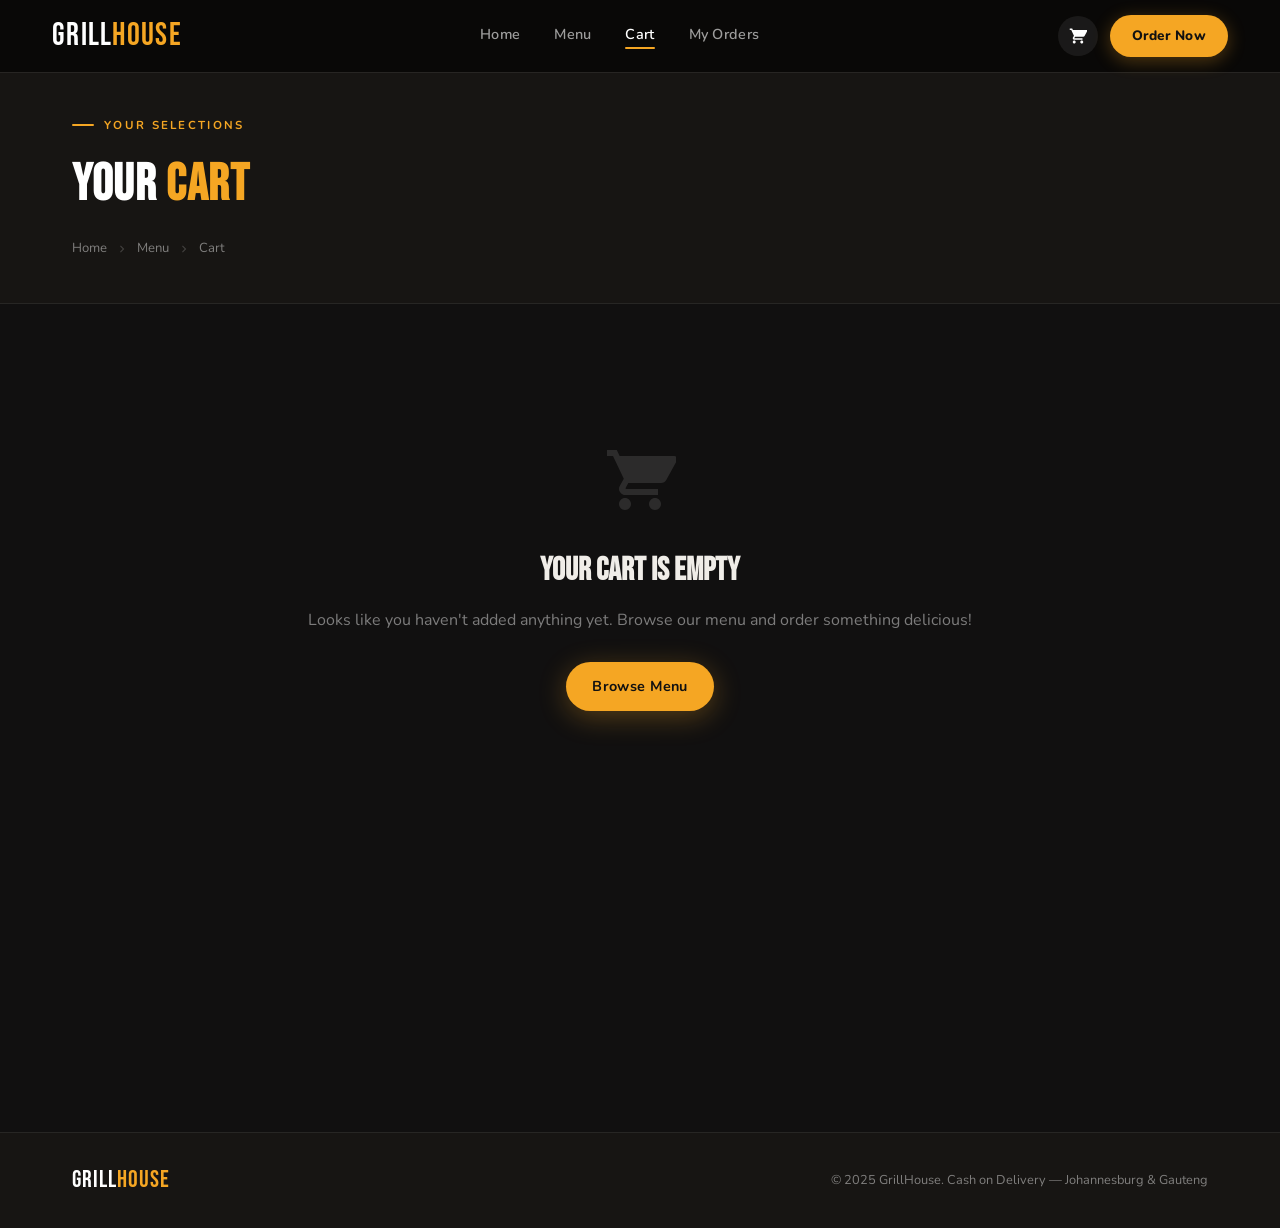
<file: html/cart.html>
<!DOCTYPE html>
<html lang="en">
<head>
  <meta charset="UTF-8">
  <meta name="viewport" content="width=device-width, initial-scale=1.0">
  <title>Cart — GrillHouse</title>
  <link rel="stylesheet" href="../css/styles.css">
</head>
<body data-page="cart">

<!-- NAVBAR -->
<nav class="navbar solid" id="navbar">
  <a href="../index.html" class="nav-brand">Grill<span>House</span></a>
  <div class="nav-links">
    <a href="../index.html">Home</a>
    <a href="menu.html">Menu</a>
    <a href="cart.html" class="active">Cart</a>
    <a href="orders.html">My Orders</a>
  </div>
  <div class="nav-actions">
    <a href="cart.html" class="nav-icon-btn" aria-label="Cart">
      <svg viewBox="0 0 24 24"><path d="M7 18c-1.1 0-1.99.9-1.99 2S5.9 22 7 22s2-.9 2-2-.9-2-2-2zM1 2v2h2l3.6 7.59-1.35 2.45c-.16.28-.25.61-.25.96C5 16.1 6.1 17 7 17h11v-2H7.42c-.14 0-.25-.11-.25-.25l.03-.12.9-1.63H19c.75 0 1.41-.41 1.75-1.03l3.58-6.49A1 1 0 0023.45 4H5.21l-.94-2H1zm16 16c-1.1 0-1.99.9-1.99 2S15.9 22 17 22s2-.9 2-2-.9-2-2-2z"/></svg>
      <span class="cart-badge hidden" id="cart-badge-nav">0</span>
    </a>
    <a href="menu.html" class="btn-nav-cta">Order Now</a>
    <button class="hamburger" id="hamburger" aria-label="Menu"><span></span><span></span><span></span></button>
  </div>
</nav>

<div class="mobile-drawer" id="mobile-drawer">
  <a href="../index.html">Home</a>
  <a href="menu.html">Menu</a>
  <a href="cart.html">Cart</a>
  <a href="orders.html">My Orders</a>
</div>

<!-- PAGE HEADER -->
<div class="page-header">
  <div class="container">
    <div class="page-eyebrow">Your Selections</div>
    <h1 class="page-title">Your <span>Cart</span></h1>
    <nav class="breadcrumb">
      <a href="../index.html">Home</a>
      <svg viewBox="0 0 24 24"><path d="M10 6L8.59 7.41 13.17 12l-4.58 4.59L10 18l6-6z"/></svg>
      <a href="menu.html">Menu</a>
      <svg viewBox="0 0 24 24"><path d="M10 6L8.59 7.41 13.17 12l-4.58 4.59L10 18l6-6z"/></svg>
      <span>Cart</span>
    </nav>
  </div>
</div>

<!-- CART CONTENT -->
<div class="cart-page-wrap">
  <div class="container">
    <div id="cart-root"></div>
  </div>
</div>

<!-- FOOTER -->
<footer class="footer-compact">
  <div class="container">
    <div class="footer-compact-inner">
      <a href="../index.html" class="footer-logo">Grill<span>House</span></a>
      <span class="footer-copy">&copy; 2025 GrillHouse. Cash on Delivery — Johannesburg &amp; Gauteng</span>
    </div>
  </div>
</footer>

<button class="scroll-top-btn" id="scroll-top" aria-label="Scroll to top">
  <svg viewBox="0 0 24 24"><path d="M7.41 15.41L12 10.83l4.59 4.58L18 14l-6-6-6 6z"/></svg>
</button>
<div class="toast-wrap" id="toast-container"></div>

<script src="../utils/helpers.js"></script>
<script src="../js/storage.js"></script>
<script src="../js/cart.js"></script>
<script>
const DELIVERY = 35;

document.addEventListener('DOMContentLoaded', () => {
  Cart.init();
  initNavbar();
  initScrollTop();
  renderCart();
});

function initNavbar() {
  const btn = document.getElementById('hamburger');
  const drw = document.getElementById('mobile-drawer');
  btn.addEventListener('click', () => {
    const open = drw.classList.toggle('open');
    const s = btn.querySelectorAll('span');
    if (open) { s[0].style.transform='rotate(45deg) translate(5px,5px)';s[1].style.opacity='0';s[2].style.transform='rotate(-45deg) translate(5px,-5px)'; }
    else { s.forEach(x=>{x.style.transform='';x.style.opacity='';}); }
  });
}

function initScrollTop() {
  const b = document.getElementById('scroll-top');
  window.addEventListener('scroll', () => b.classList.toggle('visible', window.scrollY > 300));
  b.addEventListener('click', () => window.scrollTo({top:0,behavior:'smooth'}));
}

function renderCart() {
  const root  = document.getElementById('cart-root');
  const items = Cart.items;

  if (!items.length) {
    root.innerHTML = `
      <div class="cart-empty">
        <svg viewBox="0 0 24 24"><path d="M7 18c-1.1 0-1.99.9-1.99 2S5.9 22 7 22s2-.9 2-2-.9-2-2-2zM1 2v2h2l3.6 7.59-1.35 2.45c-.16.28-.25.61-.25.96C5 16.1 6.1 17 7 17h11v-2H7.42c-.14 0-.25-.11-.25-.25l.03-.12.9-1.63H19c.75 0 1.41-.41 1.75-1.03l3.58-6.49A1 1 0 0023.45 4H5.21l-.94-2H1zm16 16c-1.1 0-1.99.9-1.99 2S15.9 22 17 22s2-.9 2-2-.9-2-2-2z"/></svg>
        <h3>Your cart is empty</h3>
        <p>Looks like you haven't added anything yet. Browse our menu and order something delicious!</p>
        <a href="menu.html" class="btn btn-primary">Browse Menu</a>
      </div>`;
    return;
  }

  const subtotal = Cart.getTotal();
  const total    = subtotal + DELIVERY;

  root.innerHTML = `
    <div class="cart-layout">
      <div>
        <div style="display:flex;align-items:center;justify-content:space-between;margin-bottom:24px;flex-wrap:wrap;gap:12px">
          <h3 style="font-family:var(--font-d);font-size:1.5rem;letter-spacing:.02em">${items.length} Item${items.length!==1?'s':''} in Cart</h3>
          <button onclick="clearAll()" style="font-size:.82rem;color:var(--muted);display:flex;align-items:center;gap:6px;transition:color .25s" onmouseover="this.style.color='var(--red)'" onmouseout="this.style.color='var(--muted)'">
            <svg viewBox="0 0 24 24" width="14" height="14" fill="currentColor"><path d="M6 19c0 1.1.9 2 2 2h8c1.1 0 2-.9 2-2V7H6v12zM19 4h-3.5l-1-1h-5l-1 1H5v2h14V4z"/></svg>
            Clear All
          </button>
        </div>
        ${items.map(item => `
          <div class="cart-item" id="ci-${item.id}">
            <img src="${item.image}" alt="${item.name}" class="cart-item-img" onerror="this.src='https://images.unsplash.com/photo-1504674900247-0877df9cc836?w=200&q=60'">
            <div>
              <div class="cart-item-name">${item.name}</div>
              <div class="cart-item-unit">R${Number(item.price).toFixed(2)} each</div>
              <div class="qty-controls">
                <button class="qty-btn" onclick="changeQty('${item.id}',-1)" aria-label="Decrease">
                  <svg viewBox="0 0 24 24"><path d="M19 13H5v-2h14v2z"/></svg>
                </button>
                <span class="qty-value" id="qty-${item.id}">${item.qty}</span>
                <button class="qty-btn" onclick="changeQty('${item.id}',1)" aria-label="Increase">
                  <svg viewBox="0 0 24 24"><path d="M19 13h-6v6h-2v-6H5v-2h6V5h2v6h6v2z"/></svg>
                </button>
              </div>
            </div>
            <div class="cart-item-total">
              <div class="cart-item-price-total">R${Number(item.price*item.qty).toFixed(2)}</div>
              <button class="remove-btn" onclick="removeItem('${item.id}')">
                <svg viewBox="0 0 24 24"><path d="M6 19c0 1.1.9 2 2 2h8c1.1 0 2-.9 2-2V7H6v12zM19 4h-3.5l-1-1h-5l-1 1H5v2h14V4z"/></svg>
                Remove
              </button>
            </div>
          </div>
        `).join('')}
      </div>

      <div class="summary-panel">
        <h3>Order Summary</h3>
        <div class="summary-line"><span>Subtotal (${Cart.getCount()} items)</span><span>R${subtotal.toFixed(2)}</span></div>
        <div class="summary-line"><span>Delivery Fee</span><span>R${DELIVERY.toFixed(2)}</span></div>
        <div class="summary-total">
          <span class="label">Total</span>
          <span class="amount">R${total.toFixed(2)}</span>
        </div>
        <div style="margin-top:24px;display:flex;flex-direction:column;gap:10px">
          <a href="checkout.html" class="btn btn-primary btn-full">
            Proceed to Checkout
            <svg viewBox="0 0 24 24"><path d="M12 4l-1.41 1.41L16.17 11H4v2h12.17l-5.58 5.59L12 20l8-8z"/></svg>
          </a>
          <a href="menu.html" class="btn btn-ghost btn-full">Continue Shopping</a>
        </div>
      </div>
    </div>`;
}

function changeQty(id, delta) {
  Cart.updateQty(id, delta);
  renderCart();
}

function removeItem(id) {
  Cart.remove(id);
  renderCart();
  showToast('Item removed', 'info');
}

function clearAll() {
  if (confirm('Clear all items from your cart?')) {
    Cart.clear();
    renderCart();
    showToast('Cart cleared', 'info');
  }
}

function showToast(msg, type='success') {
  const c = document.getElementById('toast-container');
  const t = document.createElement('div'); t.className = `toast ${type}`;
  const icons = { success:`<svg viewBox="0 0 24 24"><path d="M9 16.17L4.83 12l-1.42 1.41L9 19 21 7l-1.41-1.41z"/></svg>`, error:`<svg viewBox="0 0 24 24"><path d="M19 6.41L17.59 5 12 10.59 6.41 5 5 6.41 10.59 12 5 17.59 6.41 19 12 13.41 17.59 19 19 17.59 13.41 12 19 6.41z"/></svg>`, info:`<svg viewBox="0 0 24 24"><path d="M12 2C6.48 2 2 6.48 2 12s4.48 10 10 10 10-4.48 10-10S17.52 2 12 2zm1 15h-2v-6h2v6zm0-8h-2V7h2v2z"/></svg>` };
  t.innerHTML = `<span class="t-icon">${icons[type]||icons.info}</span><span class="t-text">${msg}</span><button class="t-close" onclick="this.parentElement.remove()"><svg viewBox="0 0 24 24"><path d="M19 6.41L17.59 5 12 10.59 6.41 5 5 6.41 10.59 12 5 17.59 6.41 19 12 13.41 17.59 19 19 17.59 13.41 12 19 6.41z"/></svg></button>`;
  c.appendChild(t);
  setTimeout(()=>{t.classList.add('out');setTimeout(()=>t.remove(),300);},3200);
}
</script>
</body>
</html>
</file>
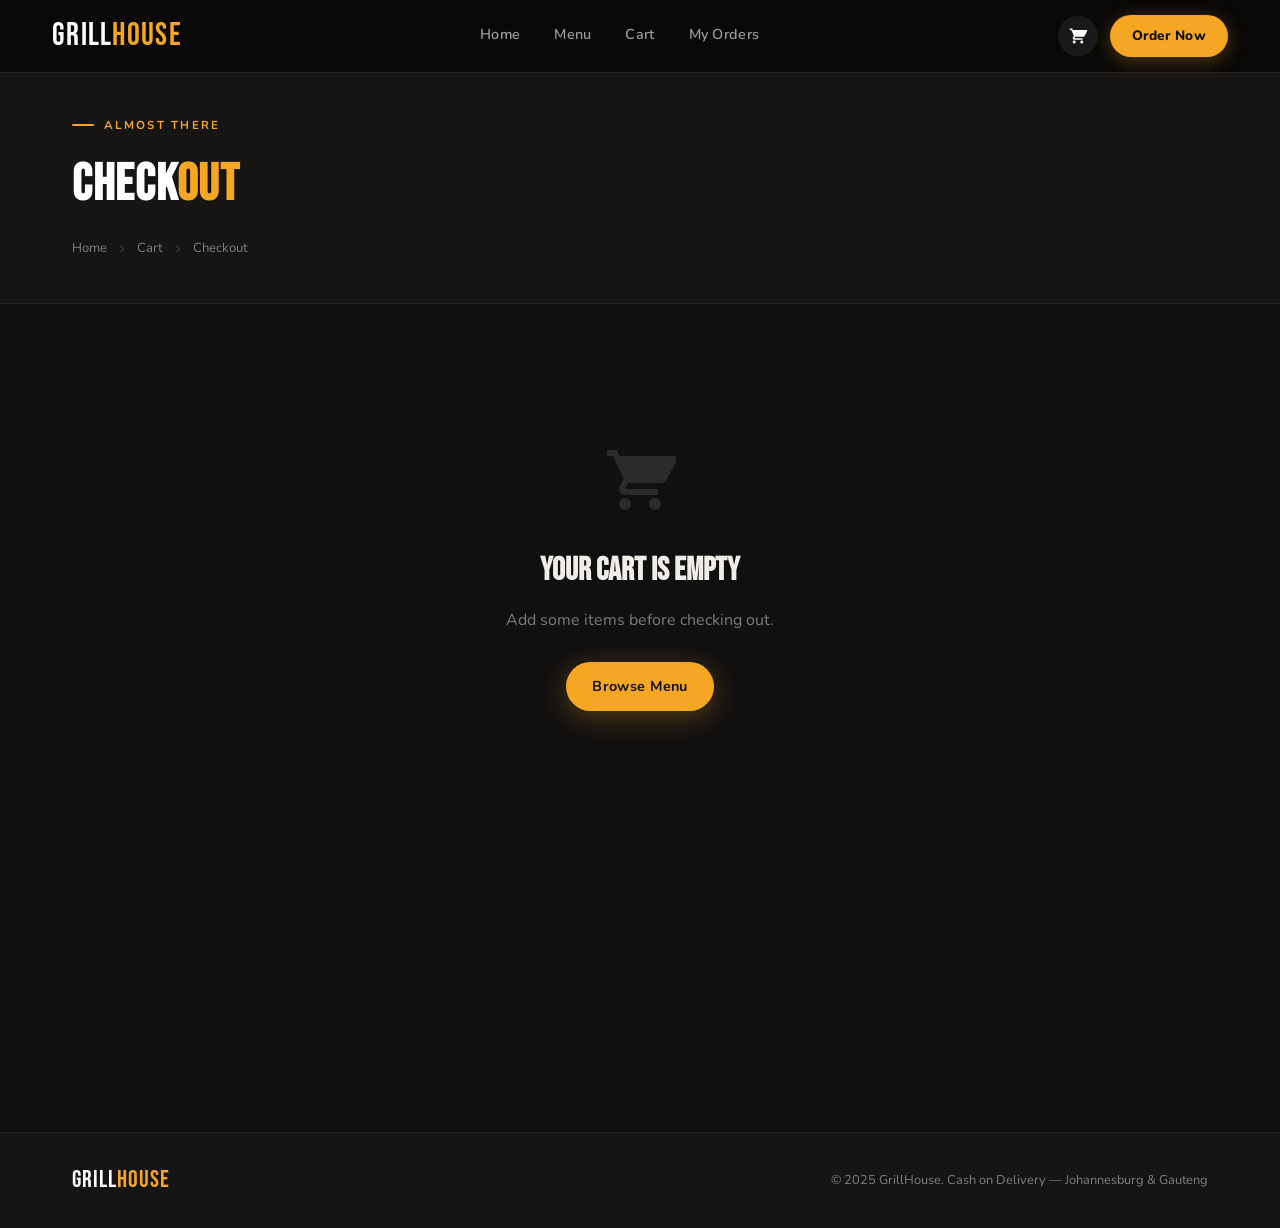
<file: html/checkout.html>
<!DOCTYPE html>
<html lang="en">
<head>
  <meta charset="UTF-8">
  <meta name="viewport" content="width=device-width, initial-scale=1.0">
  <title>Checkout — GrillHouse</title>
  <link rel="stylesheet" href="../css/styles.css">
</head>
<body data-page="checkout">

<!-- NAVBAR -->
<nav class="navbar solid" id="navbar">
  <a href="../index.html" class="nav-brand">Grill<span>House</span></a>
  <div class="nav-links">
    <a href="index.html">Home</a>
    <a href="menu.html">Menu</a>
    <a href="cart.html">Cart</a>
    <a href="orders.html">My Orders</a>
  </div>
  <div class="nav-actions">
    <a href="cart.html" class="nav-icon-btn" aria-label="Cart">
      <svg viewBox="0 0 24 24"><path d="M7 18c-1.1 0-1.99.9-1.99 2S5.9 22 7 22s2-.9 2-2-.9-2-2-2zM1 2v2h2l3.6 7.59-1.35 2.45c-.16.28-.25.61-.25.96C5 16.1 6.1 17 7 17h11v-2H7.42c-.14 0-.25-.11-.25-.25l.03-.12.9-1.63H19c.75 0 1.41-.41 1.75-1.03l3.58-6.49A1 1 0 0023.45 4H5.21l-.94-2H1zm16 16c-1.1 0-1.99.9-1.99 2S15.9 22 17 22s2-.9 2-2-.9-2-2-2z"/></svg>
      <span class="cart-badge hidden" id="cart-badge-nav">0</span>
    </a>
    <a href="menu.html" class="btn-nav-cta">Order Now</a>
    <button class="hamburger" id="hamburger" aria-label="Menu"><span></span><span></span><span></span></button>
  </div>
</nav>

<div class="mobile-drawer" id="mobile-drawer">
  <a href="../index.html">Home</a>
  <a href="menu.html">Menu</a>
  <a href="cart.html">Cart</a>
  <a href="orders.html">My Orders</a>
</div>

<!-- PAGE HEADER -->
<div class="page-header">
  <div class="container">
    <div class="page-eyebrow">Almost There</div>
    <h1 class="page-title">Check<span>out</span></h1>
    <nav class="breadcrumb">
      <a href="../index.html">Home</a>
      <svg viewBox="0 0 24 24"><path d="M10 6L8.59 7.41 13.17 12l-4.58 4.59L10 18l6-6z"/></svg>
      <a href="cart.html">Cart</a>
      <svg viewBox="0 0 24 24"><path d="M10 6L8.59 7.41 13.17 12l-4.58 4.59L10 18l6-6z"/></svg>
      <span>Checkout</span>
    </nav>
  </div>
</div>

<!-- CHECKOUT CONTENT -->
<div class="checkout-page-wrap">
  <div class="container">

    <!-- Empty cart fallback -->
    <div class="cart-empty hidden" id="empty-msg">
      <svg viewBox="0 0 24 24"><path d="M7 18c-1.1 0-1.99.9-1.99 2S5.9 22 7 22s2-.9 2-2-.9-2-2-2zM1 2v2h2l3.6 7.59-1.35 2.45c-.16.28-.25.61-.25.96C5 16.1 6.1 17 7 17h11v-2H7.42c-.14 0-.25-.11-.25-.25l.03-.12.9-1.63H19c.75 0 1.41-.41 1.75-1.03l3.58-6.49A1 1 0 0023.45 4H5.21l-.94-2H1zm16 16c-1.1 0-1.99.9-1.99 2S15.9 22 17 22s2-.9 2-2-.9-2-2-2z"/></svg>
      <h3>Your cart is empty</h3>
      <p>Add some items before checking out.</p>
      <a href="menu.html" class="btn btn-primary">Browse Menu</a>
    </div>

    <div class="checkout-layout" id="checkout-layout">

      <!-- LEFT: Forms -->
      <div>
        <!-- Delivery Details -->
        <div class="form-card">
          <h3>
            <svg viewBox="0 0 24 24"><path d="M12 2C8.13 2 5 5.13 5 9c0 5.25 7 13 7 13s7-7.75 7-13c0-3.87-3.13-7-7-7zm0 9.5c-1.38 0-2.5-1.12-2.5-2.5s1.12-2.5 2.5-2.5 2.5 1.12 2.5 2.5-1.12 2.5-2.5 2.5z"/></svg>
            Delivery Details
          </h3>
          <div class="form-row">
            <div class="form-group">
              <label for="cust-name">Full Name <span style="color:var(--red)">*</span></label>
              <input type="text" id="cust-name" class="form-control" placeholder="e.g. Sipho Dlamini" autocomplete="name">
              <span class="field-error" id="err-name"></span>
            </div>
            <div class="form-group">
              <label for="cust-phone">Phone Number <span style="color:var(--red)">*</span></label>
              <input type="tel" id="cust-phone" class="form-control" placeholder="e.g. 082 000 0000" autocomplete="tel">
              <span class="field-error" id="err-phone"></span>
            </div>
          </div>
          <div class="form-group">
            <label for="cust-address">Delivery Address <span style="color:var(--red)">*</span></label>
            <input type="text" id="cust-address" class="form-control" placeholder="Street address, suburb, city" autocomplete="street-address">
            <span class="field-error" id="err-addr"></span>
          </div>
          <div class="form-group" style="margin-bottom:0">
            <label for="cust-notes">Order Notes <span style="color:var(--muted);font-weight:500;text-transform:none;letter-spacing:0;font-size:.78rem">(optional)</span></label>
            <textarea id="cust-notes" class="form-control" placeholder="Special instructions, gate code, allergies…"></textarea>
          </div>
        </div>

        <!-- Payment -->
        <div class="form-card">
          <h3>
            <svg viewBox="0 0 24 24"><path d="M11.8 10.9c-2.27-.59-3-1.2-3-2.15 0-1.09 1.01-1.85 2.7-1.85 1.78 0 2.44.85 2.5 2.1h2.21c-.07-1.72-1.12-3.3-3.21-3.81V3h-3v2.16c-1.94.42-3.5 1.68-3.5 3.61 0 2.31 1.91 3.46 4.7 4.13 2.5.6 3 1.48 3 2.41 0 .69-.49 1.79-2.7 1.79-2.06 0-2.87-.92-2.98-2.1h-2.2c.12 2.19 1.76 3.42 3.68 3.83V21h3v-2.15c1.95-.37 3.5-1.5 3.5-3.55 0-2.84-2.43-3.81-4.7-4.4z"/></svg>
            Payment Method
          </h3>
          <div class="payment-option selected">
            <div class="payment-radio"><div class="payment-radio-dot"></div></div>
            <svg viewBox="0 0 24 24" width="28" height="28" fill="var(--amber)"><path d="M11.8 10.9c-2.27-.59-3-1.2-3-2.15 0-1.09 1.01-1.85 2.7-1.85 1.78 0 2.44.85 2.5 2.1h2.21c-.07-1.72-1.12-3.3-3.21-3.81V3h-3v2.16c-1.94.42-3.5 1.68-3.5 3.61 0 2.31 1.91 3.46 4.7 4.13 2.5.6 3 1.48 3 2.41 0 .69-.49 1.79-2.7 1.79-2.06 0-2.87-.92-2.98-2.1h-2.2c.12 2.19 1.76 3.42 3.68 3.83V21h3v-2.15c1.95-.37 3.5-1.5 3.5-3.55 0-2.84-2.43-3.81-4.7-4.4z"/></svg>
            <div class="payment-info">
              <strong>Cash on Delivery (COD)</strong>
              <span>Pay the driver when your order arrives</span>
            </div>
          </div>
          <div class="cod-notice">
            <svg viewBox="0 0 24 24"><path d="M12 1L3 5v6c0 5.55 3.84 10.74 9 12 5.16-1.26 9-6.45 9-12V5l-9-4zm-2 16l-4-4 1.41-1.41L10 14.17l6.59-6.59L18 9l-8 8z"/></svg>
            <div>
              <strong>Secure &amp; Safe</strong>
              <p>Exact change is appreciated. Our drivers carry limited change.</p>
            </div>
          </div>
        </div>
      </div>

      <!-- RIGHT: Summary -->
      <div>
        <div class="summary-panel">
          <h3>Order Summary</h3>
          <div class="summary-items" id="summary-items"><!-- JS --></div>
          <div class="summary-line"><span>Subtotal</span><span id="sum-subtotal">—</span></div>
          <div class="summary-line"><span>Delivery Fee</span><span>R35.00</span></div>
          <div class="summary-total">
            <span class="label">Total</span>
            <span class="amount" id="sum-total">—</span>
          </div>
          <div style="margin-top:24px;display:flex;flex-direction:column;gap:10px">
            <button class="btn btn-primary btn-full" onclick="placeOrder()">
              <svg viewBox="0 0 24 24"><path d="M9 16.17L4.83 12l-1.42 1.41L9 19 21 7l-1.41-1.41z"/></svg>
              Place Order — COD
            </button>
            <a href="cart.html" class="btn btn-ghost btn-full">
              <svg viewBox="0 0 24 24"><path d="M20 11H7.83l5.59-5.59L12 4l-8 8 8 8 1.41-1.41L7.83 13H20v-2z"/></svg>
              Back to Cart
            </a>
          </div>
        </div>
      </div>

    </div>
  </div>
</div>

<!-- FOOTER -->
<footer class="footer-compact">
  <div class="container">
    <div class="footer-compact-inner">
      <a href="../index.html" class="footer-logo">Grill<span>House</span></a>
      <span class="footer-copy">&copy; 2025 GrillHouse. Cash on Delivery — Johannesburg &amp; Gauteng</span>
    </div>
  </div>
</footer>

<div class="toast-wrap" id="toast-container"></div>

<script src="../utils/helpers.js"></script>
<script src="../js/storage.js"></script>
<script src="../js/cart.js"></script>
<script>
const DELIVERY = 35;

document.addEventListener('DOMContentLoaded', () => {
  Cart.init();
  initNavbar();

  if (Cart.items.length === 0) {
    document.getElementById('empty-msg').classList.remove('hidden');
    document.getElementById('checkout-layout').style.display = 'none';
    return;
  }
  renderSummary();
});

function initNavbar() {
  const btn = document.getElementById('hamburger');
  const drw = document.getElementById('mobile-drawer');
  btn.addEventListener('click', () => {
    const open = drw.classList.toggle('open');
    const s = btn.querySelectorAll('span');
    if (open) { s[0].style.transform='rotate(45deg) translate(5px,5px)';s[1].style.opacity='0';s[2].style.transform='rotate(-45deg) translate(5px,-5px)'; }
    else { s.forEach(x=>{x.style.transform='';x.style.opacity='';}); }
  });
}

function renderSummary() {
  const items    = Cart.items;
  const subtotal = Cart.getTotal();
  const total    = subtotal + DELIVERY;

  document.getElementById('summary-items').innerHTML = items.map(item => `
    <div class="summary-item">
      <img src="${item.image}" alt="${item.name}" class="summary-item-img" onerror="this.src='https://images.unsplash.com/photo-1504674900247-0877df9cc836?w=100'">
      <div>
        <div class="summary-item-name">${item.name}</div>
        <div class="summary-item-qty">x${item.qty}</div>
      </div>
      <div class="summary-item-price">R${(item.price*item.qty).toFixed(2)}</div>
    </div>
  `).join('');

  document.getElementById('sum-subtotal').textContent = `R${subtotal.toFixed(2)}`;
  document.getElementById('sum-total').textContent    = `R${total.toFixed(2)}`;
}

function placeOrder() {
  const name  = document.getElementById('cust-name');
  const phone = document.getElementById('cust-phone');
  const addr  = document.getElementById('cust-address');
  let valid = true;

  const setErr = (el, errId, msg) => {
    el.classList.toggle('error', !!msg);
    document.getElementById(errId).textContent = msg;
    if (msg) valid = false;
  };

  setErr(name,  'err-name',  name.value.trim()  ? '' : 'Full name is required.');
  setErr(addr,  'err-addr',  addr.value.trim()  ? '' : 'Delivery address is required.');

  const rawPhone = phone.value.replace(/\s/g,'');
  if (!rawPhone) {
    setErr(phone, 'err-phone', 'Phone number is required.');
  } else if (!/^0[6-8]\d{8}$/.test(rawPhone)) {
    setErr(phone, 'err-phone', 'Enter a valid SA number (e.g. 082 000 0000).');
  } else {
    setErr(phone, 'err-phone', '');
  }

  if (!valid) { showToast('Please fix the errors above.', 'error'); return; }

  const subtotal = Cart.getTotal();
  const order = {
    id:        generateOrderId(),
    createdAt: new Date().toISOString(),
    status:    'pending',
    customer:  { name:name.value.trim(), phone:phone.value.trim(), address:addr.value.trim(), notes:document.getElementById('cust-notes').value.trim() },
    items:     Cart.items.map(i=>({...i})),
    subtotal, delivery:DELIVERY, total:subtotal+DELIVERY, payment:'cod',
  };

  Storage.addOrder(order);
  Cart.clear();
  window.location.href = `confirmation.html?order=${order.id}`;
}

function generateOrderId() {
  const chars = 'ABCDEFGHJKLMNPQRSTUVWXYZ23456789';
  let id = 'GH-';
  for (let i=0;i<8;i++) id += chars[Math.floor(Math.random()*chars.length)];
  return id;
}

function showToast(msg, type='success') {
  const c = document.getElementById('toast-container');
  const t = document.createElement('div'); t.className = `toast ${type}`;
  const icons = { success:`<svg viewBox="0 0 24 24"><path d="M9 16.17L4.83 12l-1.42 1.41L9 19 21 7l-1.41-1.41z"/></svg>`, error:`<svg viewBox="0 0 24 24"><path d="M19 6.41L17.59 5 12 10.59 6.41 5 5 6.41 10.59 12 5 17.59 6.41 19 12 13.41 17.59 19 19 17.59 13.41 12 19 6.41z"/></svg>`, info:`<svg viewBox="0 0 24 24"><path d="M12 2C6.48 2 2 6.48 2 12s4.48 10 10 10 10-4.48 10-10S17.52 2 12 2zm1 15h-2v-6h2v6zm0-8h-2V7h2v2z"/></svg>` };
  t.innerHTML = `<span class="t-icon">${icons[type]||icons.info}</span><span class="t-text">${msg}</span><button class="t-close" onclick="this.parentElement.remove()"><svg viewBox="0 0 24 24"><path d="M19 6.41L17.59 5 12 10.59 6.41 5 5 6.41 10.59 12 5 17.59 6.41 19 12 13.41 17.59 19 19 17.59 13.41 12 19 6.41z"/></svg></button>`;
  c.appendChild(t);
  setTimeout(()=>{t.classList.add('out');setTimeout(()=>t.remove(),300);},3200);
}
</script>
</body>
</html>
</file>
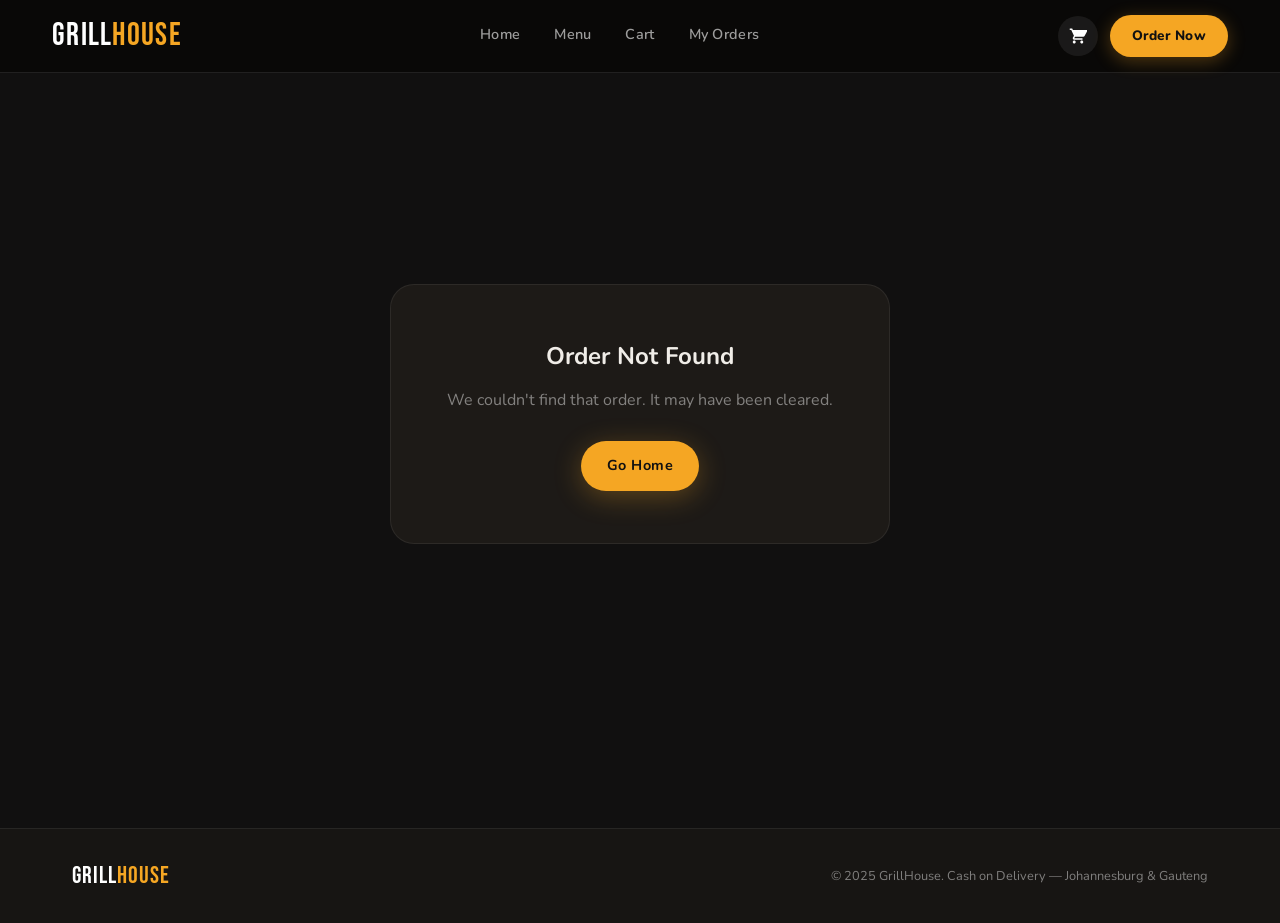
<file: html/confirmation.html>
<!DOCTYPE html>
<html lang="en">
<head>
  <meta charset="UTF-8">
  <meta name="viewport" content="width=device-width, initial-scale=1.0">
  <title>Order Confirmed — GrillHouse</title>
  <link rel="stylesheet" href="../css/styles.css">
  <style>
    @media print {
      body * { visibility: hidden; }
      #receipt, #receipt * { visibility: visible; }
      #receipt { position: fixed; top:0; left:0; width:100%; padding:32px; background:#fff; color:#000; }
      .receipt-logo { font-size:2rem; font-weight:900; letter-spacing:.05em; text-align:center; margin-bottom:8px; }
      .receipt-sub  { text-align:center; font-size:12px; color:#666; margin-bottom:20px; }
      .receipt-divider { border:none; border-top:2px dashed #ccc; margin:16px 0; }
      .receipt-row { display:flex; justify-content:space-between; padding:5px 0; font-size:14px; }
      .receipt-row.total { font-weight:900; font-size:16px; border-top:2px solid #333; margin-top:8px; padding-top:10px; }
      .receipt-info { margin-bottom:16px; font-size:13px; line-height:1.6; }
      .receipt-footer { text-align:center; margin-top:24px; font-size:12px; color:#666; }
    }
  </style>
</head>
<body>

<!-- NAVBAR -->
<nav class="navbar solid" id="navbar">
  <a href="../index.html" class="nav-brand">Grill<span>House</span></a>
  <div class="nav-links">
    <a href="../index.html">Home</a>
    <a href="menu.html">Menu</a>
    <a href="cart.html">Cart</a>
    <a href="orders.html">My Orders</a>
  </div>
  <div class="nav-actions">
    <a href="cart.html" class="nav-icon-btn" aria-label="Cart">
      <svg viewBox="0 0 24 24"><path d="M7 18c-1.1 0-1.99.9-1.99 2S5.9 22 7 22s2-.9 2-2-.9-2-2-2zM1 2v2h2l3.6 7.59-1.35 2.45c-.16.28-.25.61-.25.96C5 16.1 6.1 17 7 17h11v-2H7.42c-.14 0-.25-.11-.25-.25l.03-.12.9-1.63H19c.75 0 1.41-.41 1.75-1.03l3.58-6.49A1 1 0 0023.45 4H5.21l-.94-2H1zm16 16c-1.1 0-1.99.9-1.99 2S15.9 22 17 22s2-.9 2-2-.9-2-2-2z"/></svg>
      <span class="cart-badge hidden" id="cart-badge-nav">0</span>
    </a>
    <a href="menu.html" class="btn-nav-cta">Order Now</a>
    <button class="hamburger" id="hamburger" aria-label="Menu"><span></span><span></span><span></span></button>
  </div>
</nav>

<div class="mobile-drawer" id="mobile-drawer">
  <a href="../index.html">Home</a><a href="menu.html">Menu</a>
  <a href="cart.html">Cart</a><a href="orders.html">My Orders</a>
</div>

<!-- CONFIRMATION -->
<section class="confirmation-page">
  <div class="container">

    <!-- Not found -->
    <div class="confirmation-card hidden" id="not-found" style="max-width:500px">
      <h2 style="margin-bottom:12px">Order Not Found</h2>
      <p style="color:var(--muted);margin-bottom:28px">We couldn't find that order. It may have been cleared.</p>
      <a href="../index.html" class="btn btn-primary">Go Home</a>
    </div>

    <!-- Confirmed -->
    <div class="confirmation-card" id="confirm-card">
      <div class="success-icon">
        <svg viewBox="0 0 24 24"><path d="M9 16.17L4.83 12l-1.42 1.41L9 19 21 7l-1.41-1.41z"/></svg>
      </div>
      <h2 style="margin-bottom:8px">Order <span style="color:var(--amber)">Confirmed!</span></h2>
      <p class="order-id-display">Order ID: <span id="display-order-id">—</span></p>

      <div class="detail-table" id="order-details"><!-- JS --></div>

      <div style="display:flex;gap:10px;align-items:flex-start;background:rgba(34,197,94,.07);border:1px solid rgba(34,197,94,.2);border-radius:14px;padding:14px 18px;text-align:left;margin-bottom:0">
        <svg viewBox="0 0 24 24" width="20" height="20" fill="var(--green)" style="flex-shrink:0;margin-top:1px"><path d="M20 8h-3V4H3c-1.1 0-2 .9-2 2v11h2c0 1.66 1.34 3 3 3s3-1.34 3-3h6c0 1.66 1.34 3 3 3s3-1.34 3-3h2v-5l-3-4zM6 18.5c-.83 0-1.5-.67-1.5-1.5s.67-1.5 1.5-1.5 1.5.67 1.5 1.5-.67 1.5-1.5 1.5zm13.5-9l1.96 2.5H17V9.5h2.5zm-1.5 9c-.83 0-1.5-.67-1.5-1.5s.67-1.5 1.5-1.5 1.5.67 1.5 1.5-.67 1.5-1.5 1.5z"/></svg>
        <div>
          <strong style="font-size:.9rem;color:var(--text)">Payment: Cash on Delivery</strong>
          <p style="font-size:.8rem;color:var(--muted);margin-top:2px">Please have the exact amount ready for your driver.</p>
        </div>
      </div>

      <div class="confirmation-actions">
        <button class="btn btn-primary" onclick="printReceipt()">
          <svg viewBox="0 0 24 24"><path d="M19 8H5c-1.66 0-3 1.34-3 3v6h4v4h12v-4h4v-6c0-1.66-1.34-3-3-3zm-3 11H8v-5h8v5zm3-7c-.55 0-1-.45-1-1s.45-1 1-1 1 .45 1 1-.45 1-1 1zm-1-9H6v4h12V3z"/></svg>
          Print Receipt
        </button>
        <a href="orders.html" class="btn btn-outline">My Orders</a>
        <a href="menu.html" class="btn btn-ghost">Order Again</a>
      </div>
    </div>

  </div>
</section>

<!-- Hidden receipt -->
<div id="receipt" style="display:none"></div>

<!-- FOOTER -->
<footer class="footer-compact">
  <div class="container">
    <div class="footer-compact-inner">
      <a href="../index.html" class="footer-logo">Grill<span>House</span></a>
      <span class="footer-copy">&copy; 2025 GrillHouse. Cash on Delivery — Johannesburg &amp; Gauteng</span>
    </div>
  </div>
</footer>

<script src="../utils/helpers.js"></script>
<script src="../js/storage.js"></script>
<script src="../js/cart.js"></script>
<script>
let _order = null;

document.addEventListener('DOMContentLoaded', () => {
  Cart.init();
  initNavbar();
  const id = new URLSearchParams(window.location.search).get('order');
  if (!id) { showNotFound(); return; }
  _order = Storage.getOrderById(id);
  if (!_order) { showNotFound(); return; }
  renderConfirmation(_order);
});

function initNavbar() {
  const btn = document.getElementById('hamburger');
  const drw = document.getElementById('mobile-drawer');
  btn.addEventListener('click', () => {
    const open = drw.classList.toggle('open');
    const s = btn.querySelectorAll('span');
    if (open) { s[0].style.transform='rotate(45deg) translate(5px,5px)';s[1].style.opacity='0';s[2].style.transform='rotate(-45deg) translate(5px,-5px)'; }
    else { s.forEach(x=>{x.style.transform='';x.style.opacity='';}); }
  });
}

function showNotFound() {
  document.getElementById('confirm-card').classList.add('hidden');
  document.getElementById('not-found').classList.remove('hidden');
}

function fmtDate(iso) {
  return new Date(iso).toLocaleString('en-ZA',{year:'numeric',month:'short',day:'numeric',hour:'2-digit',minute:'2-digit'});
}

function renderConfirmation(o) {
  document.getElementById('display-order-id').textContent = o.id;
  const statusMap = { pending:'Pending', preparing:'Preparing', out_for_delivery:'Out for Delivery', delivered:'Delivered' };
  document.getElementById('order-details').innerHTML = `
    <div class="detail-row"><span class="key">Customer</span><span class="val">${o.customer.name}</span></div>
    <div class="detail-row"><span class="key">Phone</span><span class="val">${o.customer.phone}</span></div>
    <div class="detail-row"><span class="key">Address</span><span class="val">${o.customer.address}</span></div>
    ${o.customer.notes?`<div class="detail-row"><span class="key">Notes</span><span class="val">${o.customer.notes}</span></div>`:''}
    <div class="detail-row"><span class="key">Items</span><span class="val">${o.items.map(i=>`${i.name} x${i.qty}`).join(', ')}</span></div>
    <div class="detail-row"><span class="key">Subtotal</span><span class="val">R${o.subtotal.toFixed(2)}</span></div>
    <div class="detail-row"><span class="key">Delivery</span><span class="val">R${o.delivery.toFixed(2)}</span></div>
    <div class="detail-row"><span class="key">Total</span><span class="val amber">R${o.total.toFixed(2)}</span></div>
    <div class="detail-row"><span class="key">Date</span><span class="val">${fmtDate(o.createdAt)}</span></div>
    <div class="detail-row"><span class="key">Status</span><span class="val">${statusMap[o.status]||o.status}</span></div>
  `;
}

function printReceipt() {
  if (!_order) return;
  const o = _order;
  const r = document.getElementById('receipt');
  r.style.display = 'block';
  r.innerHTML = `
    <div class="receipt-logo">GRILLHOUSE</div>
    <div class="receipt-sub">Premium Fast Food — Johannesburg<br>hello@grillhouse.co.za | +27 11 000 0000</div>
    <hr class="receipt-divider">
    <div class="receipt-info">
      <div><strong>Order ID:</strong> ${o.id}</div>
      <div><strong>Date:</strong> ${fmtDate(o.createdAt)}</div>
      <div><strong>Customer:</strong> ${o.customer.name}</div>
      <div><strong>Phone:</strong> ${o.customer.phone}</div>
      <div><strong>Address:</strong> ${o.customer.address}</div>
      ${o.customer.notes?`<div><strong>Notes:</strong> ${o.customer.notes}</div>`:''}
      <div><strong>Payment:</strong> Cash on Delivery</div>
    </div>
    <hr class="receipt-divider">
    ${o.items.map(i=>`<div class="receipt-row"><span>${i.name} x${i.qty}</span><span>R${(i.price*i.qty).toFixed(2)}</span></div>`).join('')}
    <hr class="receipt-divider">
    <div class="receipt-row"><span>Subtotal</span><span>R${o.subtotal.toFixed(2)}</span></div>
    <div class="receipt-row"><span>Delivery</span><span>R${o.delivery.toFixed(2)}</span></div>
    <div class="receipt-row total"><span>TOTAL</span><span>R${o.total.toFixed(2)}</span></div>
    <div class="receipt-footer">
      <p>Thank you for your order!</p>
      <p>Please have <strong>R${o.total.toFixed(2)}</strong> ready for the driver.</p>
      <p style="margin-top:8px">www.grillhouse.co.za</p>
    </div>`;
  window.print();
  setTimeout(() => r.style.display='none', 500);
}
</script>
</body>
</html>
</file>
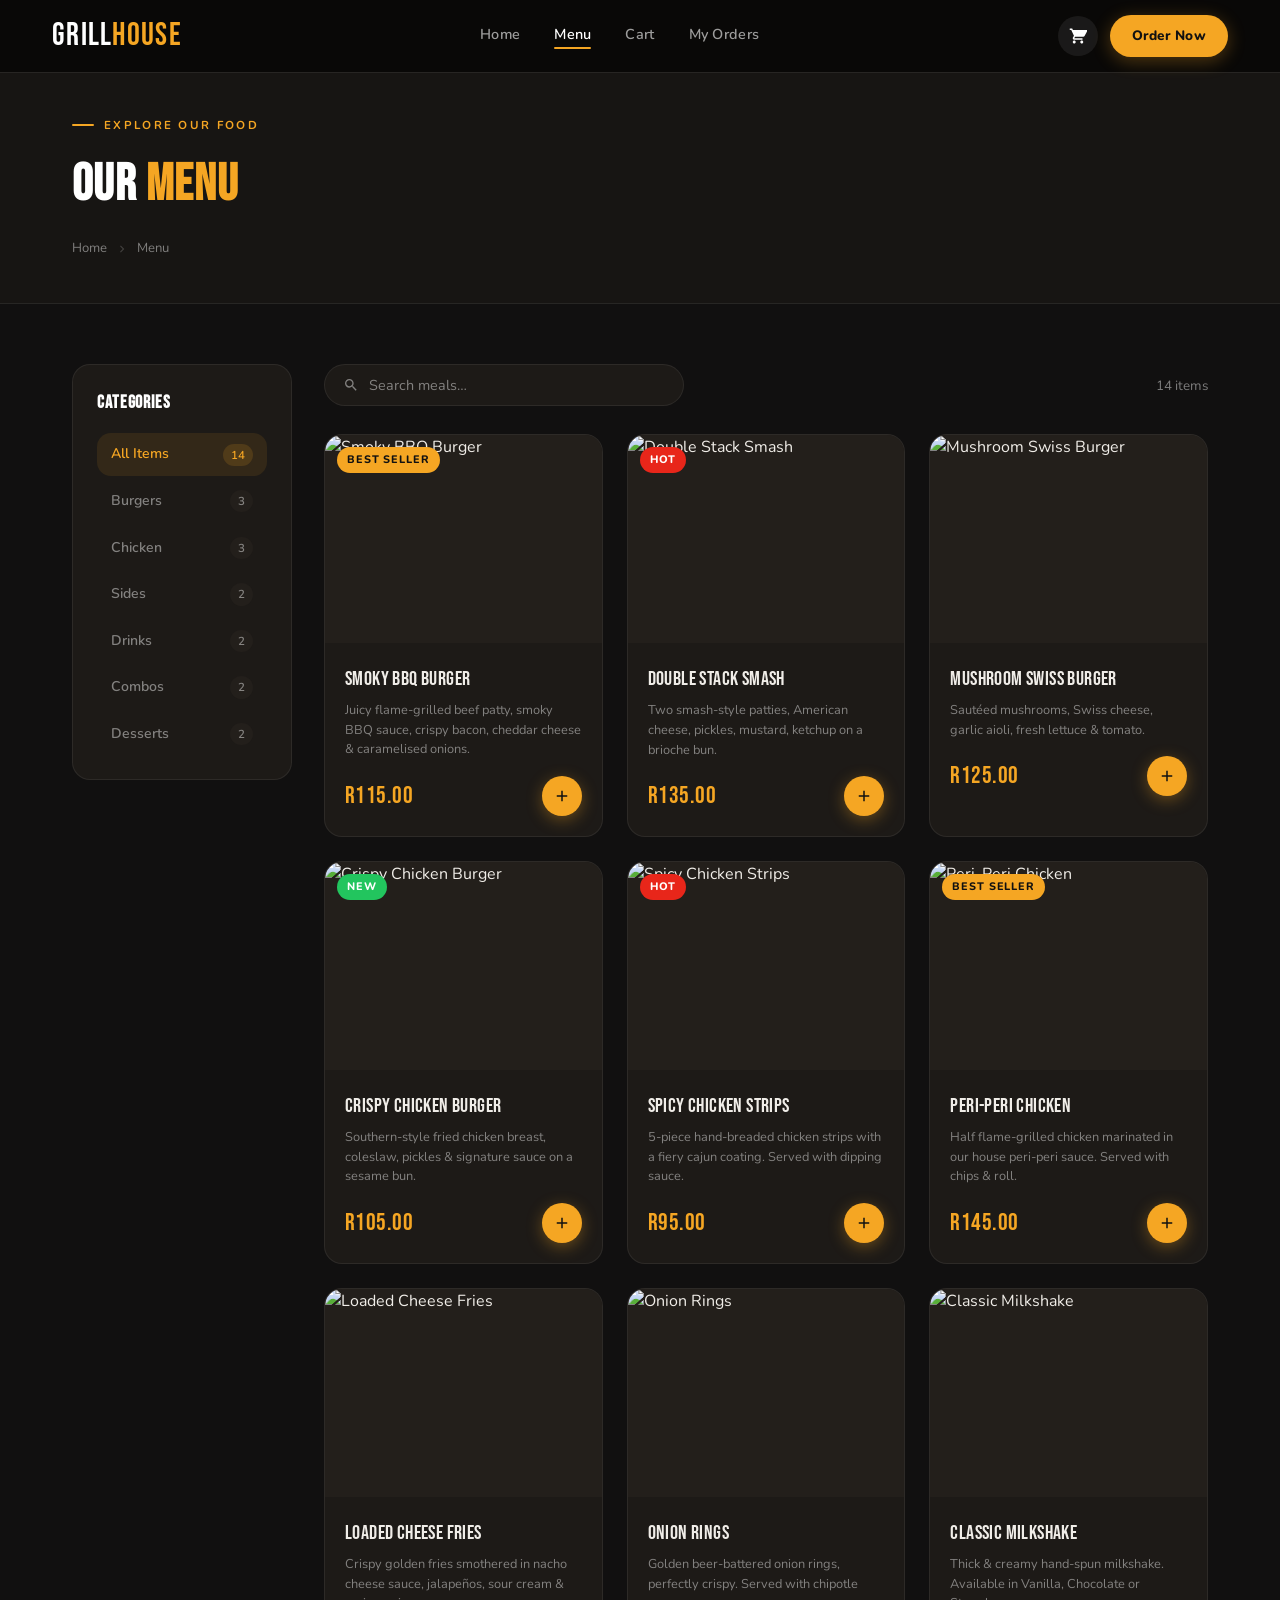
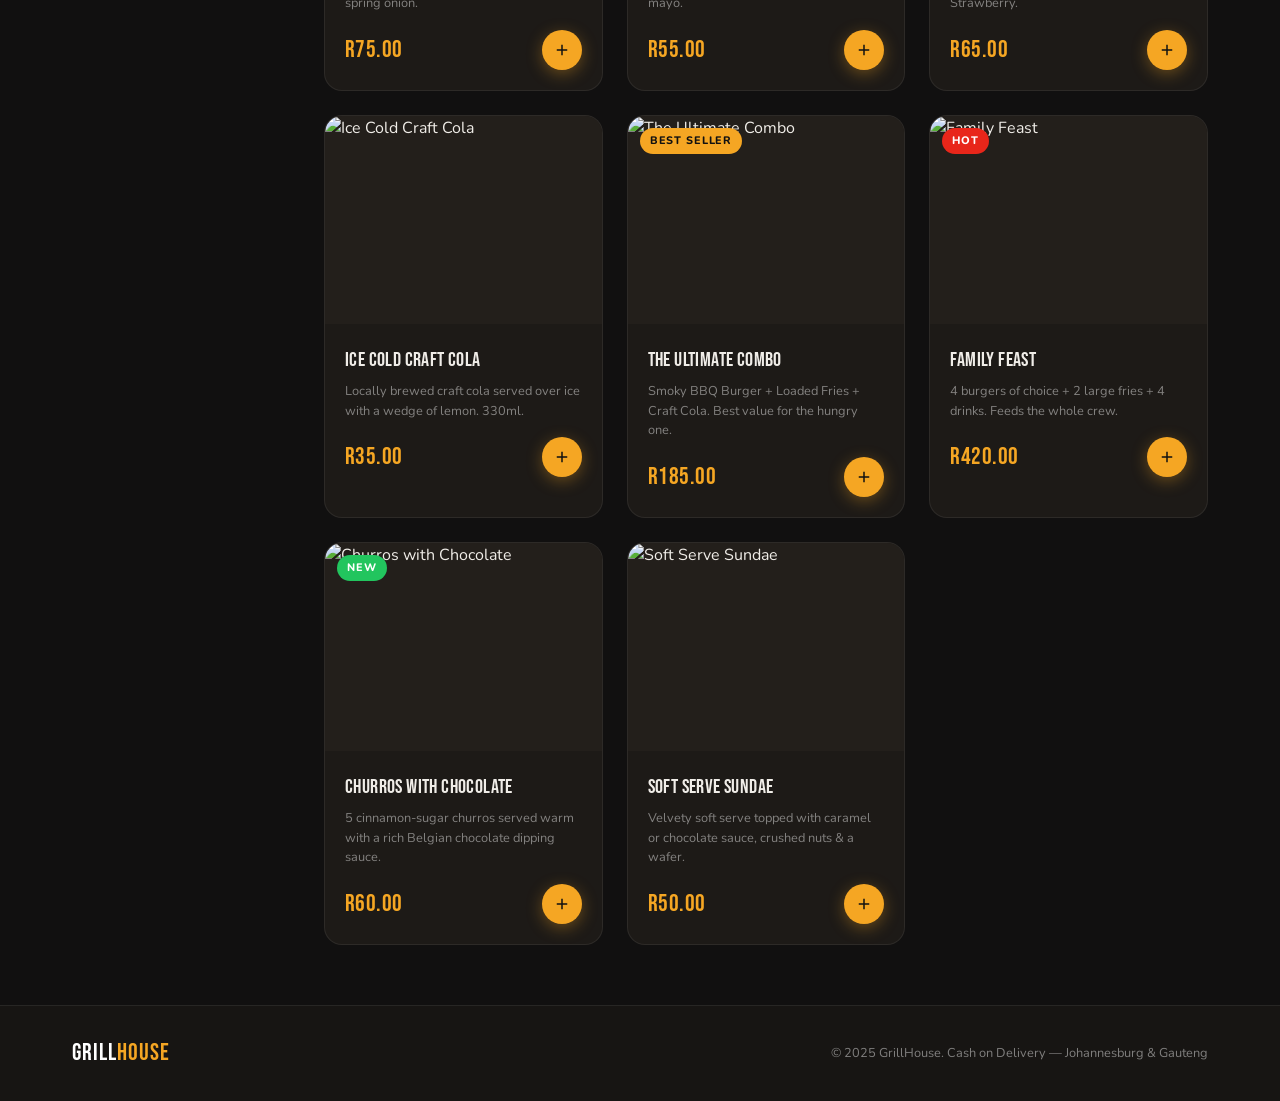
<file: html/menu.html>
<!DOCTYPE html>
<html lang="en">
<head>
  <meta charset="UTF-8">
  <meta name="viewport" content="width=device-width, initial-scale=1.0">
  <title>Menu — GrillHouse</title>
  <link rel="stylesheet" href="../css/styles.css">
</head>
<body data-page="menu">

<!-- NAVBAR -->
<nav class="navbar solid" id="navbar">
  <a href="../index.html" class="nav-brand">Grill<span>House</span></a>
  <div class="nav-links">
    <a href="../index.html">Home</a>
    <a href="menu.html" class="active">Menu</a>
    <a href="cart.html">Cart</a>
    <a href="orders.html">My Orders</a>
  </div>
  <div class="nav-actions">
    <a href="cart.html" class="nav-icon-btn" aria-label="Cart">
      <svg viewBox="0 0 24 24"><path d="M7 18c-1.1 0-1.99.9-1.99 2S5.9 22 7 22s2-.9 2-2-.9-2-2-2zM1 2v2h2l3.6 7.59-1.35 2.45c-.16.28-.25.61-.25.96C5 16.1 6.1 17 7 17h11v-2H7.42c-.14 0-.25-.11-.25-.25l.03-.12.9-1.63H19c.75 0 1.41-.41 1.75-1.03l3.58-6.49A1 1 0 0023.45 4H5.21l-.94-2H1zm16 16c-1.1 0-1.99.9-1.99 2S15.9 22 17 22s2-.9 2-2-.9-2-2-2z"/></svg>
      <span class="cart-badge hidden" id="cart-badge-nav">0</span>
    </a>
    <a href="menu.html" class="btn-nav-cta">Order Now</a>
    <button class="hamburger" id="hamburger" aria-label="Menu"><span></span><span></span><span></span></button>
  </div>
</nav>

<div class="mobile-drawer" id="mobile-drawer">
  <a href="../index.html">Home</a>
  <a href="menu.html">Menu</a>
  <a href="cart.html">Cart</a>
  <a href="orders.html">My Orders</a>
</div>

<!-- PAGE HEADER -->
<div class="page-header">
  <div class="container">
    <div class="page-eyebrow">Explore Our Food</div>
    <h1 class="page-title">Our <span>Menu</span></h1>
    <nav class="breadcrumb">
      <a href="../index.html">Home</a>
      <svg viewBox="0 0 24 24"><path d="M10 6L8.59 7.41 13.17 12l-4.58 4.59L10 18l6-6z"/></svg>
      <span>Menu</span>
    </nav>
  </div>
</div>

<!-- MENU CONTENT -->
<div class="menu-page-wrap">
  <div class="container">
    <div class="menu-layout">

      <!-- Sidebar -->
      <aside class="menu-sidebar">
        <div class="sidebar-panel">
          <h4>Categories</h4>
          <div class="filter-list" id="filter-list">
            <div class="spinner" style="width:24px;height:24px;margin:12px auto;"></div>
          </div>
        </div>
      </aside>

      <!-- Main -->
      <main>
        <div class="menu-topbar">
          <div class="menu-search-bar">
            <svg viewBox="0 0 24 24"><path d="M15.5 14h-.79l-.28-.27A6.471 6.471 0 0016 9.5 6.5 6.5 0 109.5 16c1.61 0 3.09-.59 4.23-1.57l.27.28v.79l5 4.99L20.49 19l-4.99-5zm-6 0C7.01 14 5 11.99 5 9.5S7.01 5 9.5 5 14 7.01 14 9.5 11.99 14 9.5 14z"/></svg>
            <input type="text" id="menu-search" placeholder="Search meals…" aria-label="Search meals">
          </div>
          <span class="menu-count" id="meal-count"></span>
        </div>
        <div class="meals-grid" id="meals-grid">
          <div class="spinner" style="grid-column:1/-1"></div>
        </div>
      </main>

    </div>
  </div>
</div>

<!-- FOOTER -->
<footer class="footer-compact">
  <div class="container">
    <div class="footer-compact-inner">
      <a href="../index.html" class="footer-logo">Grill<span>House</span></a>
      <span class="footer-copy">&copy; 2025 GrillHouse. Cash on Delivery — Johannesburg &amp; Gauteng</span>
    </div>
  </div>
</footer>

<button class="scroll-top-btn" id="scroll-top" aria-label="Scroll to top">
  <svg viewBox="0 0 24 24"><path d="M7.41 15.41L12 10.83l4.59 4.58L18 14l-6-6-6 6z"/></svg>
</button>
<div class="toast-wrap" id="toast-container"></div>

<script src="../utils/helpers.js"></script>
<script src="../js/storage.js"></script>
<script src="../js/cart.js"></script>
<script>
const BADGE_MAP  = { bestseller:'Best Seller', hot:'Hot', new:'New' };
const BADGE_CLS  = { bestseller:'badge-bestseller', hot:'badge-hot', new:'badge-new' };

document.addEventListener('DOMContentLoaded', () => {
  Cart.init();
  initNavbar();
  initScrollTop();
  initMenu();
});

function initNavbar() {
  const btn = document.getElementById('hamburger');
  const drw = document.getElementById('mobile-drawer');
  btn.addEventListener('click', () => {
    const open = drw.classList.toggle('open');
    const s = btn.querySelectorAll('span');
    if (open) { s[0].style.transform='rotate(45deg) translate(5px,5px)';s[1].style.opacity='0';s[2].style.transform='rotate(-45deg) translate(5px,-5px)'; }
    else { s.forEach(x=>{x.style.transform='';x.style.opacity='';}); }
  });
  drw.querySelectorAll('a').forEach(a=>a.addEventListener('click',()=>{drw.classList.remove('open');btn.querySelectorAll('span').forEach(s=>{s.style.transform='';s.style.opacity='';});}));
}

function initScrollTop() {
  const b = document.getElementById('scroll-top');
  window.addEventListener('scroll', () => b.classList.toggle('visible', window.scrollY > 300));
  b.addEventListener('click', () => window.scrollTo({top:0,behavior:'smooth'}));
}

function initMenu() {
  const cats   = Storage.getCategories();
  const meals  = Storage.getMeals();
  const params = new URLSearchParams(window.location.search);
  let activeCat = params.get('cat') || 'all';

  // Build filters
  const filterList = document.getElementById('filter-list');
  filterList.innerHTML = `
    <div class="filter-item ${activeCat==='all'?'active':''}" data-cat="all">
      All Items <span class="filter-count">${meals.length}</span>
    </div>
    ${cats.map(cat => {
      const count = meals.filter(m => m.category===cat.id).length;
      return `<div class="filter-item ${activeCat===cat.id?'active':''}" data-cat="${cat.id}">
        ${cat.name} <span class="filter-count">${count}</span>
      </div>`;
    }).join('')}
  `;

  filterList.querySelectorAll('.filter-item').forEach(item => {
    item.addEventListener('click', () => {
      filterList.querySelectorAll('.filter-item').forEach(i=>i.classList.remove('active'));
      item.classList.add('active');
      activeCat = item.dataset.cat;
      renderMeals(activeCat, searchInput.value.trim());
    });
  });

  const searchInput = document.getElementById('menu-search');
  let debounceTimer;
  searchInput.addEventListener('input', () => {
    clearTimeout(debounceTimer);
    debounceTimer = setTimeout(() => renderMeals(activeCat, searchInput.value.trim()), 220);
  });

  renderMeals(activeCat, '');
}

function renderMeals(catId, query) {
  const meals   = Storage.getMeals();
  const grid    = document.getElementById('meals-grid');
  const countEl = document.getElementById('meal-count');
  const q       = query.toLowerCase();

  const filtered = meals.filter(m => {
    const matchCat = catId==='all' || m.category===catId;
    const matchQ   = !q || m.name.toLowerCase().includes(q) || m.description.toLowerCase().includes(q);
    return matchCat && matchQ;
  });

  countEl.textContent = `${filtered.length} item${filtered.length!==1?'s':''}`;

  if (!filtered.length) {
    grid.innerHTML = `<div class="no-results">
      <svg viewBox="0 0 24 24"><path d="M11 9H9V2H7v7H5V2H3v7c0 2.12 1.66 3.84 3.75 3.97V22h2.5v-9.03C11.34 12.84 13 11.12 13 9V2h-2v7zm5-3v8h2.5v8H21V2c-2.76 0-5 2.24-5 4z"/></svg>
      <h3>No meals found</h3>
      <p>Try a different category or search term.</p>
    </div>`;
    return;
  }

  grid.innerHTML = filtered.map(m => `
    <div class="meal-card">
      <div class="meal-img-wrap">
        <img src="${m.image}" alt="${m.name}" loading="lazy" onerror="this.src='https://images.unsplash.com/photo-1504674900247-0877df9cc836?w=400&q=70'">
        ${m.badge?`<span class="meal-badge ${BADGE_CLS[m.badge]||''}">${BADGE_MAP[m.badge]||m.badge}</span>`:''}
      </div>
      <div class="meal-body">
        <div class="meal-name">${m.name}</div>
        <div class="meal-desc">${m.description}</div>
        <div class="meal-footer">
          <div class="meal-price">R${Number(m.price).toFixed(2)}</div>
          <button class="add-to-cart-btn" data-id="${m.id}" aria-label="Add ${m.name} to cart">
            <svg viewBox="0 0 24 24"><path d="M19 13h-6v6h-2v-6H5v-2h6V5h2v6h6v2z"/></svg>
          </button>
        </div>
      </div>
    </div>
  `).join('');

  grid.querySelectorAll('.add-to-cart-btn').forEach(btn => {
    btn.addEventListener('click', () => {
      if (Cart.add(btn.dataset.id)) {
        showToast('Added to cart!', 'success');
        btn.style.transform = 'scale(1.35)';
        setTimeout(() => btn.style.transform='', 300);
      }
    });
  });
}

function showToast(msg, type='success') {
  const c = document.getElementById('toast-container');
  const t = document.createElement('div');
  t.className = `toast ${type}`;
  const icons = { success:`<svg viewBox="0 0 24 24"><path d="M9 16.17L4.83 12l-1.42 1.41L9 19 21 7l-1.41-1.41z"/></svg>`, error:`<svg viewBox="0 0 24 24"><path d="M19 6.41L17.59 5 12 10.59 6.41 5 5 6.41 10.59 12 5 17.59 6.41 19 12 13.41 17.59 19 19 17.59 13.41 12 19 6.41z"/></svg>`, info:`<svg viewBox="0 0 24 24"><path d="M12 2C6.48 2 2 6.48 2 12s4.48 10 10 10 10-4.48 10-10S17.52 2 12 2zm1 15h-2v-6h2v6zm0-8h-2V7h2v2z"/></svg>` };
  t.innerHTML = `<span class="t-icon">${icons[type]||icons.info}</span><span class="t-text">${msg}</span><button class="t-close" onclick="this.parentElement.remove()"><svg viewBox="0 0 24 24"><path d="M19 6.41L17.59 5 12 10.59 6.41 5 5 6.41 10.59 12 5 17.59 6.41 19 12 13.41 17.59 19 19 17.59 13.41 12 19 6.41z"/></svg></button>`;
  c.appendChild(t);
  setTimeout(() => { t.classList.add('out'); setTimeout(()=>t.remove(),300); }, 3200);
}
</script>
</body>
</html>
</file>
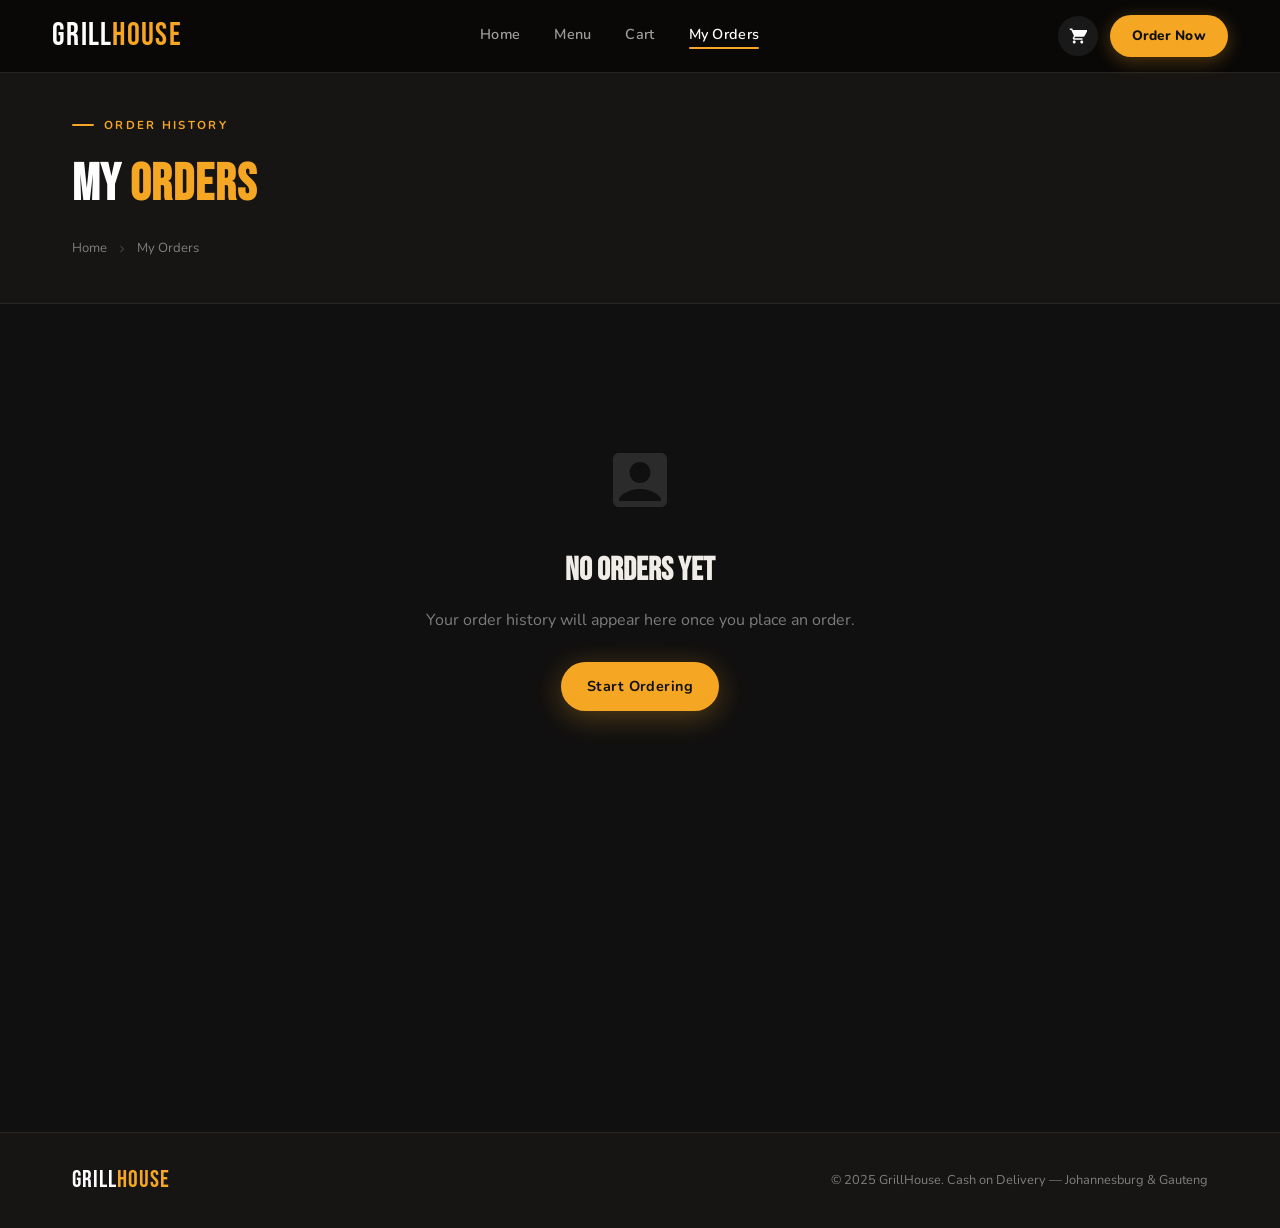
<file: html/orders.html>
<!DOCTYPE html>
<html lang="en">
<head>
  <meta charset="UTF-8">
  <meta name="viewport" content="width=device-width, initial-scale=1.0">
  <title>My Orders — GrillHouse</title>
  <link rel="stylesheet" href="../css/styles.css">
</head>
<body data-page="orders">

<!-- NAVBAR -->
<nav class="navbar solid" id="navbar">
  <a href="../index.html" class="nav-brand">Grill<span>House</span></a>
  <div class="nav-links">
    <a href="../index.html">Home</a>
    <a href="menu.html">Menu</a>
    <a href="cart.html">Cart</a>
    <a href="orders.html" class="active">My Orders</a>
  </div>
  <div class="nav-actions">
    <a href="cart.html" class="nav-icon-btn" aria-label="Cart">
      <svg viewBox="0 0 24 24"><path d="M7 18c-1.1 0-1.99.9-1.99 2S5.9 22 7 22s2-.9 2-2-.9-2-2-2zM1 2v2h2l3.6 7.59-1.35 2.45c-.16.28-.25.61-.25.96C5 16.1 6.1 17 7 17h11v-2H7.42c-.14 0-.25-.11-.25-.25l.03-.12.9-1.63H19c.75 0 1.41-.41 1.75-1.03l3.58-6.49A1 1 0 0023.45 4H5.21l-.94-2H1zm16 16c-1.1 0-1.99.9-1.99 2S15.9 22 17 22s2-.9 2-2-.9-2-2-2z"/></svg>
      <span class="cart-badge hidden" id="cart-badge-nav">0</span>
    </a>
    <a href="menu.html" class="btn-nav-cta">Order Now</a>
    <button class="hamburger" id="hamburger" aria-label="Menu"><span></span><span></span><span></span></button>
  </div>
</nav>

<div class="mobile-drawer" id="mobile-drawer">
  <a href="../index.html">Home</a><a href="menu.html">Menu</a>
  <a href="cart.html">Cart</a><a href="orders.html">My Orders</a>
</div>

<!-- PAGE HEADER -->
<div class="page-header">
  <div class="container">
    <div class="page-eyebrow">Order History</div>
    <h1 class="page-title">My <span>Orders</span></h1>
    <nav class="breadcrumb">
      <a href="../index.html">Home</a>
      <svg viewBox="0 0 24 24"><path d="M10 6L8.59 7.41 13.17 12l-4.58 4.59L10 18l6-6z"/></svg>
      <span>My Orders</span>
    </nav>
  </div>
</div>

<!-- ORDERS -->
<div class="orders-page-wrap">
  <div class="container" id="orders-container">
    <div class="spinner"></div>
  </div>
</div>

<!-- ORDER DETAIL MODAL -->
<div class="overlay" id="modal-overlay">
  <div class="modal" style="max-width:560px">
    <div class="modal-header">
      <h3>Order Details</h3>
      <button class="modal-close" onclick="closeModal()">
        <svg viewBox="0 0 24 24"><path d="M19 6.41L17.59 5 12 10.59 6.41 5 5 6.41 10.59 12 5 17.59 6.41 19 12 13.41 17.59 19 19 17.59 13.41 12 19 6.41z"/></svg>
      </button>
    </div>
    <div id="modal-body"><!-- JS --></div>
    <div style="margin-top:20px;display:flex;gap:10px;flex-wrap:wrap">
      <button class="btn btn-primary" id="modal-print-btn">
        <svg viewBox="0 0 24 24"><path d="M19 8H5c-1.66 0-3 1.34-3 3v6h4v4h12v-4h4v-6c0-1.66-1.34-3-3-3zm-3 11H8v-5h8v5zm3-7c-.55 0-1-.45-1-1s.45-1 1-1 1 .45 1 1-.45 1-1 1zm-1-9H6v4h12V3z"/></svg>
        Print Receipt
      </button>
      <button class="btn btn-ghost" onclick="closeModal()">Close</button>
    </div>
  </div>
</div>

<!-- FOOTER -->
<footer class="footer-compact">
  <div class="container">
    <div class="footer-compact-inner">
      <a href="../index.html" class="footer-logo">Grill<span>House</span></a>
      <span class="footer-copy">&copy; 2025 GrillHouse. Cash on Delivery — Johannesburg &amp; Gauteng</span>
    </div>
  </div>
</footer>

<button class="scroll-top-btn" id="scroll-top" aria-label="Scroll to top">
  <svg viewBox="0 0 24 24"><path d="M7.41 15.41L12 10.83l4.59 4.58L18 14l-6-6-6 6z"/></svg>
</button>
<div class="toast-wrap" id="toast-container"></div>

<script src="../utils/helpers.js"></script>
<script src="../js/storage.js"></script>
<script src="../js/cart.js"></script>
<script>
let _modalOrder = null;

const STATUS_LABEL = { pending:'Pending', preparing:'Preparing', out_for_delivery:'Out for Delivery', delivered:'Delivered' };
const STATUS_CLS   = { pending:'status-pending', preparing:'status-preparing', out_for_delivery:'status-out_for_delivery', delivered:'status-delivered' };

document.addEventListener('DOMContentLoaded', () => {
  Cart.init();
  initNavbar();
  initScrollTop();
  renderOrders();
});

function initNavbar() {
  const btn = document.getElementById('hamburger');
  const drw = document.getElementById('mobile-drawer');
  btn.addEventListener('click', () => {
    const open = drw.classList.toggle('open');
    const s = btn.querySelectorAll('span');
    if (open) { s[0].style.transform='rotate(45deg) translate(5px,5px)';s[1].style.opacity='0';s[2].style.transform='rotate(-45deg) translate(5px,-5px)'; }
    else { s.forEach(x=>{x.style.transform='';x.style.opacity='';}); }
  });
}

function initScrollTop() {
  const b = document.getElementById('scroll-top');
  window.addEventListener('scroll', () => b.classList.toggle('visible', window.scrollY > 300));
  b.addEventListener('click', () => window.scrollTo({top:0,behavior:'smooth'}));
}

function fmtDate(iso) {
  return new Date(iso).toLocaleString('en-ZA',{year:'numeric',month:'short',day:'numeric',hour:'2-digit',minute:'2-digit'});
}

function renderOrders() {
  const orders  = Storage.getOrders();
  const container = document.getElementById('orders-container');

  if (!orders.length) {
    container.innerHTML = `
      <div class="orders-empty">
        <svg viewBox="0 0 24 24"><path d="M19 3H5c-1.1 0-2 .9-2 2v14c0 1.1.9 2 2 2h14c1.1 0 2-.9 2-2V5c0-1.1-.9-2-2-2zm-7 3c1.93 0 3.5 1.57 3.5 3.5S13.93 13 12 13s-3.5-1.57-3.5-3.5S10.07 6 12 6zm7 13H5v-.23c0-.62.28-1.2.76-1.58C7.47 15.82 9.64 15 12 15s4.53.82 6.24 2.19c.48.38.76.97.76 1.58V19z"/></svg>
        <h3>No Orders Yet</h3>
        <p>Your order history will appear here once you place an order.</p>
        <a href="menu.html" class="btn btn-primary">Start Ordering</a>
      </div>`;
    return;
  }

  container.innerHTML = orders.map(o => `
    <div class="order-card">
      <div class="order-card-head">
        <div>
          <div class="order-id-badge">${o.id}</div>
          <div class="order-meta">
            <span>${fmtDate(o.createdAt)}</span>
            <span>${o.items.length} item${o.items.length!==1?'s':''}</span>
            <span>Cash on Delivery</span>
          </div>
        </div>
        <span class="order-status-badge ${STATUS_CLS[o.status]||''}">${STATUS_LABEL[o.status]||o.status}</span>
      </div>
      <div class="order-chips">
        ${o.items.map(i=>`<span class="order-chip">${i.name} x${i.qty}</span>`).join('')}
      </div>
      <div class="order-card-foot">
        <div class="order-actions">
          <button class="btn btn-ghost btn-sm" onclick="openModal('${o.id}')">
            <svg viewBox="0 0 24 24"><path d="M12 4.5C7 4.5 2.73 7.61 1 12c1.73 4.39 6 7.5 11 7.5s9.27-3.11 11-7.5c-1.73-4.39-6-7.5-11-7.5zM12 17c-2.76 0-5-2.24-5-5s2.24-5 5-5 5 2.24 5 5-2.24 5-5 5zm0-8c-1.66 0-3 1.34-3 3s1.34 3 3 3 3-1.34 3-3-1.34-3-3-3z"/></svg>
            View Details
          </button>
          <a href="confirmation.html?order=${o.id}" class="btn btn-outline btn-sm">
            <svg viewBox="0 0 24 24"><path d="M19 8H5c-1.66 0-3 1.34-3 3v6h4v4h12v-4h4v-6c0-1.66-1.34-3-3-3zm-3 11H8v-5h8v5zm3-7c-.55 0-1-.45-1-1s.45-1 1-1 1 .45 1 1-.45 1-1 1zm-1-9H6v4h12V3z"/></svg>
            Receipt
          </a>
        </div>
        <div class="order-total-amount">R${o.total.toFixed(2)}</div>
      </div>
    </div>
  `).join('');
}

function openModal(orderId) {
  const o = Storage.getOrderById(orderId);
  if (!o) return;
  _modalOrder = o;

  document.getElementById('modal-body').innerHTML = `
    <div style="display:grid;grid-template-columns:1fr 1fr;gap:12px;margin-bottom:18px">
      ${[['Order ID',o.id],['Status',STATUS_LABEL[o.status]||o.status],['Date',fmtDate(o.createdAt)],['Payment','Cash on Delivery']].map(([k,v])=>`
        <div style="background:var(--bg4);border-radius:12px;padding:14px">
          <div style="font-size:.7rem;font-weight:800;letter-spacing:.1em;text-transform:uppercase;color:var(--muted);margin-bottom:4px">${k}</div>
          <div style="font-size:.88rem;font-weight:600">${v}</div>
        </div>`).join('')}
      <div style="background:var(--bg4);border-radius:12px;padding:14px;grid-column:1/-1">
        <div style="font-size:.7rem;font-weight:800;letter-spacing:.1em;text-transform:uppercase;color:var(--muted);margin-bottom:4px">Address</div>
        <div style="font-size:.88rem;font-weight:600">${o.customer.address}</div>
      </div>
    </div>
    <h4 style="font-family:var(--font-d);font-size:1.1rem;margin-bottom:12px">Items Ordered</h4>
    <div style="display:flex;flex-direction:column;gap:10px;margin-bottom:18px">
      ${o.items.map(item=>`
        <div style="display:flex;align-items:center;gap:12px;padding:12px;background:var(--bg4);border-radius:12px">
          <img src="${item.image}" alt="${item.name}" style="width:48px;height:48px;border-radius:8px;object-fit:cover;background:var(--bg3)" onerror="this.src='https://images.unsplash.com/photo-1504674900247-0877df9cc836?w=100'">
          <div style="flex:1">
            <div style="font-weight:700;font-size:.9rem">${item.name}</div>
            <div style="font-size:.78rem;color:var(--muted)">x${item.qty} &times; R${item.price.toFixed(2)}</div>
          </div>
          <div style="font-family:var(--font-d);font-size:1.1rem;color:var(--amber)">R${(item.price*item.qty).toFixed(2)}</div>
        </div>`).join('')}
    </div>
    <div style="border-top:1px solid var(--border);padding-top:14px">
      <div style="display:flex;justify-content:space-between;padding:6px 0;font-size:.88rem;color:var(--muted)"><span>Subtotal</span><span>R${o.subtotal.toFixed(2)}</span></div>
      <div style="display:flex;justify-content:space-between;padding:6px 0;font-size:.88rem;color:var(--muted)"><span>Delivery</span><span>R${o.delivery.toFixed(2)}</span></div>
      <div style="display:flex;justify-content:space-between;padding:10px 0 0;border-top:1px solid var(--border);margin-top:6px">
        <span style="font-weight:700">Total</span>
        <span style="font-family:var(--font-d);font-size:1.4rem;color:var(--amber)">R${o.total.toFixed(2)}</span>
      </div>
    </div>`;

  document.getElementById('modal-print-btn').onclick = () => window.location.href=`confirmation.html?order=${o.id}`;
  document.getElementById('modal-overlay').classList.add('active');
}

function closeModal() {
  document.getElementById('modal-overlay').classList.remove('active');
  _modalOrder = null;
}

// Close on overlay click
document.getElementById('modal-overlay').addEventListener('click', e => {
  if (e.target === e.currentTarget) closeModal();
});
</script>
</body>
</html>
</file>
<file: css/admin.css>
/* ============================================================
   GRILLHOUSE — Admin Dashboard CSS
   Unified amber dark theme matching all other pages
   Colors: #111010 bg · #F5A623 amber · #E8261A red
============================================================ */
@import url('https://fonts.googleapis.com/css2?family=Bebas+Neue&family=Nunito:wght@400;500;600;700;800;900&display=swap');

*,*::before,*::after{box-sizing:border-box;margin:0;padding:0;}
html{font-size:16px;}
body{font-family:'Nunito',sans-serif;background:#111010;color:#F0EDE8;line-height:1.6;overflow-x:hidden;}
a{text-decoration:none;color:inherit;}ul{list-style:none;}
button{cursor:pointer;border:none;background:none;font-family:inherit;}
input,select,textarea{font-family:inherit;}img{display:block;max-width:100%;}

/* ---------- Tokens ---------- */
:root{
  --amber:#F5A623;--amber-d:#d98e1a;--amber-l:rgba(245,166,35,.12);
  --red:#E8261A;--green:#22c55e;--blue:#17a2b8;--yellow:#FFC107;
  --bg:#111010;--bg2:#171513;--bg3:#1d1a17;--bg4:#231f1b;
  --border:rgba(255,255,255,.07);--border2:rgba(255,255,255,.13);
  --muted:rgba(255,255,255,.45);--text:#F0EDE8;
  --font-d:'Bebas Neue',sans-serif;--font-b:'Nunito',sans-serif;
  --sidebar:260px;--topbar:68px;--t:.22s ease;
  --shadow:0 8px 32px rgba(0,0,0,.55);
  --shadow-amber:0 4px 20px rgba(245,166,35,.28);
}

/* ============================================================
   LOGIN PAGE
============================================================ */
.login-page{width:100%;min-height:100vh;display:flex;align-items:center;justify-content:center;background:var(--bg);position:relative;overflow:hidden;}
.login-page::before{content:'';position:absolute;inset:0;background:radial-gradient(ellipse 70% 70% at 50% 50%,rgba(245,166,35,.07) 0%,transparent 65%);pointer-events:none;}
/* subtle dot grid */
.login-page::after{content:'';position:absolute;inset:0;background-image:radial-gradient(circle,rgba(245,166,35,.09) 1px,transparent 1px);background-size:32px 32px;opacity:.5;pointer-events:none;}

.login-card{position:relative;z-index:2;background:var(--bg3);border:1px solid var(--border2);border-radius:22px;padding:48px 40px;width:100%;max-width:420px;text-align:center;box-shadow:var(--shadow);}
.login-logo{font-family:var(--font-d);font-size:2.6rem;letter-spacing:.04em;color:#fff;margin-bottom:4px;}
.login-logo span{color:var(--amber);}
.login-badge{display:inline-block;background:var(--amber-l);border:1px solid rgba(245,166,35,.25);border-radius:30px;padding:4px 14px;font-size:.7rem;font-weight:800;letter-spacing:.12em;text-transform:uppercase;color:var(--amber);margin-bottom:32px;}
.login-error{background:rgba(232,38,26,.1);border:1px solid rgba(232,38,26,.25);border-radius:10px;padding:10px 14px;font-size:.85rem;color:var(--red);margin-bottom:16px;display:none;text-align:left;}
.login-error.show{display:block;}
.login-hint{margin-top:20px;font-size:.78rem;color:var(--muted);}
.login-hint strong{color:var(--text);}
.back-link{display:inline-flex;align-items:center;gap:6px;margin-top:14px;font-size:.78rem;color:var(--amber);}
.back-link:hover{text-decoration:underline;}
.back-link svg{width:12px;height:12px;fill:currentColor;}

/* Login form controls */
.form-group{margin-bottom:18px;text-align:left;}
.form-group label{display:block;font-size:.74rem;font-weight:800;letter-spacing:.1em;text-transform:uppercase;color:var(--muted);margin-bottom:7px;}
.form-control{width:100%;background:var(--bg4);border:1px solid var(--border);border-radius:10px;padding:13px 16px;color:var(--text);font-size:.9rem;outline:none;transition:border-color var(--t),box-shadow var(--t);}
.form-control:focus{border-color:var(--amber);box-shadow:0 0 0 3px rgba(245,166,35,.12);}
.form-control.error{border-color:var(--red);}
.form-control::placeholder{color:var(--muted);}
textarea.form-control{resize:vertical;min-height:90px;}
select.form-control{cursor:pointer;}
select.form-control option{background:var(--bg3);}
.field-error{font-size:.75rem;color:var(--red);margin-top:5px;}
.form-hint{font-size:.75rem;color:var(--muted);margin-top:5px;}
.form-row{display:grid;grid-template-columns:1fr 1fr;gap:16px;}
@media(max-width:600px){.form-row{grid-template-columns:1fr;}}

/* ============================================================
   BUTTONS
============================================================ */
.btn{display:inline-flex;align-items:center;justify-content:center;gap:8px;padding:11px 22px;border-radius:40px;font-weight:700;font-size:.88rem;letter-spacing:.03em;transition:var(--t);cursor:pointer;font-family:var(--font-b);white-space:nowrap;}
.btn-primary{background:var(--amber);color:#111;box-shadow:var(--shadow-amber);}
.btn-primary:hover{background:var(--amber-d);transform:translateY(-1px);box-shadow:0 6px 24px rgba(245,166,35,.4);}
.btn-outline{border:1.5px solid rgba(245,166,35,.35);color:var(--amber);background:transparent;}
.btn-outline:hover{background:var(--amber-l);border-color:var(--amber);}
.btn-ghost{border:1.5px solid var(--border2);color:var(--text);background:transparent;}
.btn-ghost:hover{border-color:rgba(255,255,255,.3);background:rgba(255,255,255,.05);}
.btn-danger{background:rgba(232,38,26,.1);color:var(--red);border:1px solid rgba(232,38,26,.2);}
.btn-danger:hover{background:var(--red);color:#fff;border-color:var(--red);}
.btn-success{background:rgba(34,197,94,.1);color:var(--green);border:1px solid rgba(34,197,94,.2);}
.btn-success:hover{background:var(--green);color:#fff;}
.btn-sm{padding:8px 16px;font-size:.8rem;}
.btn-full{width:100%;}
.btn-icon{padding:8px;border-radius:10px;}
.btn-icon svg{width:15px;height:15px;fill:currentColor;display:block;}
.btn svg{width:15px;height:15px;fill:currentColor;}

/* ============================================================
   DASHBOARD LAYOUT
============================================================ */
.dashboard{display:flex;min-height:100vh;width:100%;overflow-x:hidden;}

/* ---- Sidebar ---- */
.sidebar{
  width:var(--sidebar);flex-shrink:0;
  background:var(--bg2);border-right:1px solid var(--border);
  position:fixed;top:0;left:0;bottom:0;z-index:300;
  display:flex;flex-direction:column;
  transition:transform var(--t);
}
.sidebar-header{padding:22px 20px 18px;border-bottom:1px solid var(--border);}
.sidebar-logo{font-family:var(--font-d);font-size:1.9rem;letter-spacing:.04em;color:#fff;}
.sidebar-logo span{color:var(--amber);}
.sidebar-sub{font-size:.65rem;font-weight:800;letter-spacing:.14em;text-transform:uppercase;color:var(--muted);margin-top:2px;}
.sidebar-nav{flex:1;padding:14px 12px;overflow-y:auto;}
.nav-section-label{font-size:.62rem;font-weight:800;letter-spacing:.16em;text-transform:uppercase;color:var(--muted);padding:10px 10px 4px;margin-top:4px;}
.sidebar-link{display:flex;align-items:center;gap:12px;padding:10px 12px;border-radius:10px;font-size:.88rem;font-weight:600;color:var(--muted);transition:var(--t);margin-bottom:2px;cursor:pointer;}
.sidebar-link:hover{background:rgba(255,255,255,.04);color:var(--text);}
.sidebar-link.active{background:rgba(245,166,35,.12);color:var(--amber);}
.sidebar-link svg{width:17px;height:17px;fill:currentColor;flex-shrink:0;}
.sidebar-link .nav-badge{margin-left:auto;background:var(--red);color:#fff;font-size:.65rem;font-weight:800;padding:2px 7px;border-radius:10px;display:none;}
.sidebar-link .nav-badge.show{display:inline-flex;}
.sidebar-footer{padding:14px 12px;border-top:1px solid var(--border);}

/* ---- Main ---- */
.main-content{margin-left:var(--sidebar);flex:1;display:flex;flex-direction:column;min-height:100vh;min-width:0;width:calc(100% - var(--sidebar));overflow-x:hidden;}

/* ---- Topbar ---- */
.topbar{height:var(--topbar);background:var(--bg2);border-bottom:1px solid var(--border);display:flex;align-items:center;justify-content:space-between;padding:0 28px;position:sticky;top:0;z-index:200;flex-shrink:0;}
.topbar-left{display:flex;align-items:center;gap:14px;}
.topbar-title{font-family:var(--font-d);font-size:1.7rem;letter-spacing:.03em;color:#fff;}
.topbar-sub{font-size:.78rem;color:var(--muted);}
.topbar-right{display:flex;align-items:center;gap:12px;}
.admin-pill{display:flex;align-items:center;gap:10px;background:var(--bg3);border:1px solid var(--border);border-radius:40px;padding:6px 14px 6px 6px;}
.admin-avatar{width:32px;height:32px;border-radius:50%;background:var(--amber);display:flex;align-items:center;justify-content:center;font-weight:800;font-size:.82rem;color:#111;}
.admin-name{font-size:.85rem;font-weight:700;color:var(--text);}

/* ---- Page Content ---- */
.page-content{flex:1;padding:28px;overflow-y:auto;width:100%;min-width:0;box-sizing:border-box;}
.admin-page{display:none;width:100%;animation:pageIn .2s ease;}
.admin-page.active{display:block;}
@keyframes pageIn{from{opacity:0;transform:translateY(8px);}to{opacity:1;transform:translateY(0);}}

/* Mobile sidebar toggle */
.menu-toggle{display:none;flex-direction:column;gap:5px;padding:8px;cursor:pointer;}
.menu-toggle span{display:block;width:22px;height:2px;background:var(--text);border-radius:2px;transition:var(--t);}
.sidebar-overlay{position:fixed;inset:0;background:rgba(0,0,0,.55);z-index:299;display:none;}
.sidebar-overlay.show{display:block;}
@media(max-width:960px){
  .menu-toggle{display:flex;}
  .sidebar{transform:translateX(-100%);}
  .sidebar.open{transform:translateX(0);}
  .main-content{margin-left:0;width:100%;}
  .topbar{padding:0 16px;}
  .page-content{padding:16px;}
}

/* ============================================================
   STATS GRID
============================================================ */
.stats-grid{display:grid;grid-template-columns:repeat(4,1fr);gap:16px;margin-bottom:24px;width:100%;}
@media(max-width:1100px){.stats-grid{grid-template-columns:repeat(2,1fr);}}
@media(max-width:540px){.stats-grid{grid-template-columns:1fr;}}

.stat-card{background:var(--bg3);border:1px solid var(--border);border-radius:16px;padding:22px 24px;width:100%;transition:border-color var(--t),transform var(--t);}
.stat-card:hover{border-color:var(--border2);transform:translateY(-2px);}
.stat-card-top{display:flex;align-items:center;justify-content:space-between;margin-bottom:16px;}
.stat-icon{width:44px;height:44px;border-radius:12px;display:flex;align-items:center;justify-content:center;flex-shrink:0;}
.stat-icon svg{width:22px;height:22px;fill:currentColor;}
.stat-icon.amber{background:rgba(245,166,35,.12);color:var(--amber);}
.stat-icon.red{background:rgba(232,38,26,.12);color:var(--red);}
.stat-icon.green{background:rgba(34,197,94,.12);color:var(--green);}
.stat-icon.blue{background:rgba(23,162,184,.12);color:var(--blue);}
.stat-tag{font-size:.7rem;font-weight:800;padding:3px 10px;border-radius:20px;letter-spacing:.06em;text-transform:uppercase;}
.stat-tag.amber{background:rgba(245,166,35,.12);color:var(--amber);}
.stat-tag.green{background:rgba(34,197,94,.12);color:var(--green);}
.stat-tag.red{background:rgba(232,38,26,.12);color:var(--red);}
.stat-tag.blue{background:rgba(23,162,184,.12);color:var(--blue);}
.stat-value{font-family:var(--font-d);font-size:2.1rem;letter-spacing:.02em;color:var(--text);margin-bottom:4px;word-break:break-all;}
.stat-label{font-size:.8rem;color:var(--muted);font-weight:600;}

/* ============================================================
   SECTION CARDS
============================================================ */
.card{background:var(--bg3);border:1px solid var(--border);border-radius:16px;overflow:hidden;margin-bottom:22px;width:100%;}
.card-header{padding:18px 24px;border-bottom:1px solid var(--border);display:flex;align-items:center;justify-content:space-between;gap:16px;flex-wrap:wrap;}
.card-title{font-family:var(--font-d);font-size:1.3rem;letter-spacing:.03em;color:#fff;}
.card-body{padding:24px;}
.card-actions{display:flex;align-items:center;gap:10px;flex-wrap:wrap;}

/* ============================================================
   DATA TABLE
============================================================ */
.table-wrap{overflow-x:auto;width:100%;}
.data-table{width:100%;border-collapse:collapse;}
.data-table th{text-align:left;font-size:.7rem;font-weight:800;letter-spacing:.1em;text-transform:uppercase;color:var(--muted);padding:10px 16px;border-bottom:1px solid var(--border);}
.data-table td{padding:14px 16px;border-bottom:1px solid var(--border);font-size:.88rem;vertical-align:middle;}
.data-table tbody tr:last-child td{border-bottom:none;}
.data-table tbody tr:hover td{background:rgba(255,255,255,.02);}
.td-actions{display:flex;gap:8px;}
.meal-thumb{width:48px;height:48px;border-radius:8px;object-fit:cover;background:var(--bg4);flex-shrink:0;}
.meal-cell{display:flex;align-items:center;gap:12px;}
.meal-cell-info strong{display:block;font-weight:700;font-size:.9rem;}
.meal-cell-info span{font-size:.76rem;color:var(--muted);}
.price-cell{font-family:var(--font-d);font-size:1.05rem;color:var(--amber);}

/* ============================================================
   STATUS BADGES
============================================================ */
.status-badge{display:inline-flex;align-items:center;gap:5px;padding:4px 12px;border-radius:20px;font-size:.7rem;font-weight:800;text-transform:uppercase;letter-spacing:.08em;white-space:nowrap;}
.status-badge::before{content:'';width:5px;height:5px;border-radius:50%;background:currentColor;flex-shrink:0;}
.badge-pending{background:rgba(255,193,7,.12);color:var(--yellow);}
.badge-preparing{background:rgba(245,166,35,.12);color:var(--amber);}
.badge-out_for_delivery{background:rgba(23,162,184,.12);color:var(--blue);}
.badge-delivered{background:rgba(34,197,94,.12);color:var(--green);}
.badge-meal{background:rgba(245,166,35,.12);color:var(--amber);font-size:.65rem;}

/* Status select */
.status-select{background:var(--bg4);border:1px solid var(--border);border-radius:8px;color:var(--text);padding:7px 10px;font-size:.82rem;font-family:var(--font-b);outline:none;cursor:pointer;transition:border-color var(--t);}
.status-select:focus{border-color:var(--amber);}
.status-select option{background:var(--bg3);}

/* ============================================================
   SEARCH BAR
============================================================ */
.search-bar{display:flex;align-items:center;gap:10px;background:var(--bg4);border:1px solid var(--border);border-radius:40px;padding:9px 16px;transition:border-color var(--t);min-width:200px;}
.search-bar:focus-within{border-color:var(--amber);}
.search-bar svg{width:15px;height:15px;fill:var(--muted);flex-shrink:0;}
.search-bar input{background:none;border:none;outline:none;color:var(--text);font-size:.88rem;width:100%;}
.search-bar input::placeholder{color:var(--muted);}

/* ============================================================
   CATEGORY GRID
============================================================ */
.cat-grid-admin{display:grid;grid-template-columns:repeat(auto-fill,minmax(190px,1fr));gap:14px;width:100%;}
.cat-admin-card{background:var(--bg4);border:1px solid var(--border);border-radius:12px;padding:18px;display:flex;align-items:center;gap:14px;transition:border-color var(--t),transform var(--t);}
.cat-admin-card:hover{border-color:var(--border2);transform:translateY(-2px);}
.cat-admin-icon{width:42px;height:42px;border-radius:10px;background:var(--amber-l);display:flex;align-items:center;justify-content:center;flex-shrink:0;}
.cat-admin-icon svg{width:20px;height:20px;fill:var(--amber);}
.cat-admin-info{flex:1;min-width:0;}
.cat-admin-info strong{display:block;font-size:.9rem;font-weight:700;white-space:nowrap;overflow:hidden;text-overflow:ellipsis;}
.cat-admin-info span{font-size:.75rem;color:var(--muted);}
.cat-admin-actions{display:flex;gap:4px;flex-shrink:0;}

/* ============================================================
   EMPTY STATE
============================================================ */
.empty-state{text-align:center;padding:48px 20px;color:var(--muted);}
.empty-state svg{width:48px;height:48px;fill:var(--muted);margin:0 auto 14px;opacity:.25;}
.empty-state h4{font-family:var(--font-d);font-size:1.3rem;color:var(--text);margin-bottom:6px;}
.empty-state p{font-size:.85rem;}

/* ============================================================
   MODAL / OVERLAY
============================================================ */
.overlay{position:fixed;inset:0;background:rgba(0,0,0,.78);backdrop-filter:blur(6px);z-index:2000;display:flex;align-items:center;justify-content:center;padding:20px;opacity:0;pointer-events:none;transition:opacity var(--t);}
.overlay.active{opacity:1;pointer-events:all;}
.modal{background:var(--bg3);border:1px solid var(--border2);border-radius:18px;padding:32px;width:100%;max-width:520px;max-height:90vh;overflow-y:auto;transform:scale(.95);transition:transform var(--t);}
.overlay.active .modal{transform:scale(1);}
.modal-header{display:flex;justify-content:space-between;align-items:center;margin-bottom:24px;}
.modal-header h3{font-family:var(--font-d);font-size:1.5rem;letter-spacing:.03em;}
.modal-close{padding:7px;border-radius:50%;transition:background var(--t);}
.modal-close:hover{background:rgba(255,255,255,.08);}
.modal-close svg{width:17px;height:17px;fill:var(--text);display:block;}
.modal-footer{display:flex;justify-content:flex-end;gap:10px;margin-top:24px;padding-top:20px;border-top:1px solid var(--border);}

/* Confirm dialog */
.confirm-dialog{max-width:380px;text-align:center;}
.confirm-icon{width:64px;height:64px;border-radius:50%;background:rgba(232,38,26,.1);border:2px solid rgba(232,38,26,.2);display:flex;align-items:center;justify-content:center;margin:0 auto 18px;}
.confirm-icon svg{width:28px;height:28px;fill:var(--red);}
.confirm-dialog h3{margin-bottom:8px;}
.confirm-dialog p{color:var(--muted);font-size:.88rem;}

/* Order detail modal */
.order-info-grid{display:grid;grid-template-columns:1fr 1fr;gap:12px;margin-bottom:18px;}
@media(max-width:480px){.order-info-grid{grid-template-columns:1fr;}}
.info-block{background:var(--bg4);border-radius:10px;padding:14px;}
.info-block label{font-size:.68rem;font-weight:800;letter-spacing:.1em;text-transform:uppercase;color:var(--muted);display:block;margin-bottom:4px;}
.info-block span{font-size:.88rem;font-weight:600;}
.order-modal-items{display:flex;flex-direction:column;gap:10px;margin-bottom:16px;}
.order-modal-item{display:flex;align-items:center;gap:12px;padding:12px;background:var(--bg4);border-radius:10px;}
.order-modal-item img{width:48px;height:48px;border-radius:8px;object-fit:cover;background:var(--bg3);}
.order-modal-item .item-name{flex:1;font-weight:700;font-size:.9rem;}
.order-modal-item .item-qty{font-size:.78rem;color:var(--muted);margin-top:2px;}
.order-modal-item .item-price{font-family:var(--font-d);font-size:1.1rem;color:var(--amber);}
.order-modal-total{display:flex;justify-content:space-between;align-items:center;padding-top:14px;border-top:1px solid var(--border);}
.order-modal-total .label{font-weight:700;}
.order-modal-total .amount{font-family:var(--font-d);font-size:1.5rem;color:var(--amber);}

/* ============================================================
   TOAST
============================================================ */
.toast-wrap{position:fixed;bottom:24px;right:24px;z-index:9999;display:flex;flex-direction:column;gap:10px;}
.toast{background:var(--bg3);border:1px solid var(--border);border-radius:12px;padding:13px 16px;display:flex;align-items:center;gap:10px;min-width:260px;box-shadow:var(--shadow);animation:toastIn .3s ease;}
.toast.success{border-left:3px solid var(--green);}
.toast.error{border-left:3px solid var(--red);}
.toast .t-icon svg{width:18px;height:18px;display:block;}
.toast.success .t-icon svg{fill:var(--green);}
.toast.error   .t-icon svg{fill:var(--red);}
.toast .t-text{flex:1;font-size:.85rem;font-weight:700;}
.toast .t-close{opacity:.5;cursor:pointer;padding:3px;}
.toast .t-close:hover{opacity:1;}
.toast .t-close svg{width:13px;height:13px;fill:var(--text);display:block;}
@keyframes toastIn{from{opacity:0;transform:translateX(24px);}to{opacity:1;transform:translateX(0);}}
.toast.out{animation:toastOut .3s ease forwards;}
@keyframes toastOut{to{opacity:0;transform:translateX(24px);}}

/* ---- Login section wrapper — full viewport centred ---- */
#login-section {
  width: 100vw;
  min-height: 100vh;
  display: flex;
  align-items: center;
  justify-content: center;
}

/* ---- Login centering — full viewport ---- */
#login-section,
#login-section .login-page {
  width: 100%;
  min-height: 100vh;
  display: flex;
  align-items: center;
  justify-content: center;
  background: var(--bg);
}

/* ---- Dashboard section wrapper ---- */
#dashboard-section {
  width: 100%;
  min-height: 100vh;
}
</file>
<file: css/styles.css>
/* ============================================================
   GRILLHOUSE — Unified Stylesheet
   Matches index.html dark amber design across ALL pages
   Colors: #111010 bg · #F5A623 amber · #E8261A red accent
============================================================ */
@import url('https://fonts.googleapis.com/css2?family=Bebas+Neue&family=Nunito:wght@400;500;600;700;800;900&display=swap');

/* ---------- Reset ---------- */
*,*::before,*::after{box-sizing:border-box;margin:0;padding:0;}
html{scroll-behavior:smooth;font-size:16px;}
body{font-family:'Nunito',sans-serif;background:#111010;color:#F0EDE8;line-height:1.6;overflow-x:hidden;}
a{text-decoration:none;color:inherit;}ul{list-style:none;}
button{cursor:pointer;border:none;background:none;font-family:inherit;}
input,textarea,select{font-family:inherit;}img{display:block;max-width:100%;}

/* ---------- Tokens ---------- */
:root{
  --amber:#F5A623;--amber-d:#d98e1a;--amber-l:rgba(245,166,35,.12);
  --red:#E8261A;--green:#22c55e;--blue:#17a2b8;
  --bg:#111010;--bg2:#171513;--bg3:#1d1a17;--bg4:#231f1b;
  --border:rgba(255,255,255,.07);--border2:rgba(255,255,255,.13);
  --muted:rgba(255,255,255,.45);--text:#F0EDE8;
  --font-d:'Bebas Neue',sans-serif;--font-b:'Nunito',sans-serif;
  --nav-h:72px;--r-sm:8px;--r-md:14px;--r-lg:18px;--r-xl:40px;
  --t:.25s ease;--shadow:0 8px 32px rgba(0,0,0,.5);
  --shadow-amber:0 6px 28px rgba(245,166,35,.3);
}

/* ---------- Shared buttons ---------- */
.btn{display:inline-flex;align-items:center;justify-content:center;gap:8px;padding:13px 26px;border-radius:var(--r-xl);font-weight:700;font-size:.9rem;letter-spacing:.03em;transition:var(--t);white-space:nowrap;cursor:pointer;font-family:var(--font-b);}
.btn-primary{background:var(--amber);color:#111;box-shadow:var(--shadow-amber);}
.btn-primary:hover{background:var(--amber-d);transform:translateY(-2px);box-shadow:0 10px 36px rgba(245,166,35,.45);}
.btn-outline{border:1.5px solid rgba(245,166,35,.35);color:var(--amber);background:transparent;}
.btn-outline:hover{background:var(--amber-l);border-color:var(--amber);}
.btn-ghost{border:1.5px solid var(--border2);color:var(--text);background:transparent;}
.btn-ghost:hover{border-color:rgba(255,255,255,.4);background:rgba(255,255,255,.05);}
.btn-danger{background:rgba(232,38,26,.12);color:var(--red);border:1px solid rgba(232,38,26,.2);}
.btn-danger:hover{background:var(--red);color:#fff;}
.btn-sm{padding:9px 18px;font-size:.82rem;}
.btn-full{width:100%;justify-content:center;}
.btn svg{width:16px;height:16px;fill:currentColor;}
.hidden{display:none!important;}

/* ============================================================
   NAVBAR
============================================================ */
.navbar{position:fixed;top:0;left:0;right:0;z-index:1000;padding:0 52px;height:var(--nav-h);display:flex;align-items:center;justify-content:space-between;transition:background .3s,box-shadow .3s;}
.navbar.scrolled,.navbar.solid{background:rgba(10,9,8,.96);backdrop-filter:blur(18px);box-shadow:0 1px 0 var(--border);}
.nav-brand{font-family:var(--font-d);font-size:2rem;letter-spacing:.04em;color:#fff;}
.nav-brand span{color:var(--amber);}
.nav-links{display:flex;align-items:center;gap:34px;}
.nav-links a{font-size:.9rem;font-weight:600;color:rgba(255,255,255,.6);letter-spacing:.02em;transition:color var(--t);position:relative;padding-bottom:3px;}
.nav-links a::after{content:'';position:absolute;bottom:0;left:0;right:0;height:2px;background:var(--amber);border-radius:2px;transform:scaleX(0);transition:transform var(--t);transform-origin:left;}
.nav-links a:hover,.nav-links a.active{color:#fff;}
.nav-links a:hover::after,.nav-links a.active::after{transform:scaleX(1);}
.nav-actions{display:flex;align-items:center;gap:12px;}
.nav-icon-btn{width:40px;height:40px;border-radius:50%;background:rgba(255,255,255,.07);display:flex;align-items:center;justify-content:center;transition:background var(--t);color:#fff;position:relative;}
.nav-icon-btn:hover{background:rgba(255,255,255,.14);}
.nav-icon-btn svg{width:18px;height:18px;fill:currentColor;}
.cart-badge{position:absolute;top:-4px;right:-4px;background:var(--red);color:#fff;font-size:.6rem;font-weight:800;min-width:18px;height:18px;border-radius:50%;display:flex;align-items:center;justify-content:center;border:2px solid var(--bg);}
.cart-badge.hidden{display:none;}
.btn-nav-cta{background:var(--amber);color:#111;font-weight:800;font-size:.85rem;padding:10px 22px;border-radius:var(--r-xl);letter-spacing:.02em;transition:background var(--t),transform var(--t),box-shadow var(--t);box-shadow:0 4px 18px rgba(245,166,35,.3);}
.btn-nav-cta:hover{background:var(--amber-d);transform:translateY(-1px);box-shadow:0 6px 24px rgba(245,166,35,.45);}
.hamburger{display:none;flex-direction:column;gap:5px;padding:8px;}
.hamburger span{display:block;width:22px;height:2px;background:#fff;border-radius:2px;transition:var(--t);}
.mobile-drawer{position:fixed;top:var(--nav-h);left:0;right:0;z-index:999;background:rgba(12,10,8,.98);backdrop-filter:blur(18px);border-bottom:1px solid var(--border);padding:20px 24px 28px;transform:translateY(-110%);transition:transform .3s ease;}
.mobile-drawer.open{transform:translateY(0);}
.mobile-drawer a{display:block;padding:13px 0;font-size:1rem;font-weight:600;color:rgba(255,255,255,.75);border-bottom:1px solid var(--border);}
.mobile-drawer a:last-child{border-bottom:none;}
.mobile-drawer a:hover{color:var(--amber);}
@media(max-width:820px){.navbar{padding:0 20px;}.nav-links{display:none;}.btn-nav-cta{display:none;}.hamburger{display:flex;}}

/* ============================================================
   PAGE HEADER (all inner pages)
============================================================ */
.page-header{background:var(--bg2);border-bottom:1px solid var(--border);padding:calc(var(--nav-h) + 44px) 0 44px;}
.container{width:100%;max-width:1240px;margin:0 auto;padding:0 52px;}
@media(max-width:820px){.container{padding:0 20px;}}
@media(max-width:480px){.container{padding:0 16px;}}
.page-eyebrow{font-size:.72rem;font-weight:700;letter-spacing:.2em;text-transform:uppercase;color:var(--amber);display:flex;align-items:center;gap:10px;margin-bottom:10px;}
.page-eyebrow::before{content:'';width:22px;height:2px;background:var(--amber);border-radius:2px;}
.page-title{font-family:var(--font-d);font-size:clamp(2.2rem,4vw,3.5rem);color:#fff;margin-bottom:12px;letter-spacing:.02em;}
.page-title span{color:var(--amber);}
.breadcrumb{display:flex;align-items:center;gap:8px;font-size:.82rem;color:var(--muted);}
.breadcrumb a:hover{color:var(--amber);}
.breadcrumb svg{width:14px;height:14px;fill:currentColor;opacity:.4;}

/* ============================================================
   MEAL CARDS
============================================================ */
.meals-grid{display:grid;grid-template-columns:repeat(auto-fill,minmax(265px,1fr));gap:24px;}
.meal-card{background:var(--bg3);border:1px solid var(--border);border-radius:var(--r-lg);overflow:hidden;transition:transform var(--t),border-color var(--t),box-shadow var(--t);}
.meal-card:hover{transform:translateY(-6px);border-color:var(--border2);box-shadow:var(--shadow);}
.meal-img-wrap{position:relative;overflow:hidden;aspect-ratio:4/3;background:var(--bg4);}
.meal-img-wrap img{width:100%;height:100%;object-fit:cover;transition:transform .45s ease;}
.meal-card:hover .meal-img-wrap img{transform:scale(1.06);}
.meal-badge{position:absolute;top:12px;left:12px;font-size:.68rem;font-weight:800;padding:4px 10px;border-radius:var(--r-xl);text-transform:uppercase;letter-spacing:.08em;}
.badge-bestseller{background:var(--amber);color:#111;}
.badge-hot{background:var(--red);color:#fff;}
.badge-new{background:var(--green);color:#fff;}
.meal-body{padding:20px;}
.meal-name{font-family:var(--font-d);font-size:1.25rem;margin-bottom:6px;letter-spacing:.02em;}
.meal-desc{font-size:.8rem;color:var(--muted);margin-bottom:16px;line-height:1.55;}
.meal-footer{display:flex;align-items:center;justify-content:space-between;}
.meal-price{font-family:var(--font-d);font-size:1.5rem;color:var(--amber);letter-spacing:.02em;}
.add-to-cart-btn{width:40px;height:40px;border-radius:50%;background:var(--amber);display:flex;align-items:center;justify-content:center;transition:background var(--t),transform var(--t);box-shadow:0 4px 16px rgba(245,166,35,.35);}
.add-to-cart-btn:hover{background:var(--amber-d);transform:scale(1.12);}
.add-to-cart-btn svg{width:18px;height:18px;fill:#111;}

/* ============================================================
   MENU PAGE
============================================================ */
.menu-page-wrap{padding:60px 0;}
.menu-layout{display:grid;grid-template-columns:220px 1fr;gap:32px;align-items:start;}
.menu-sidebar{position:sticky;top:calc(var(--nav-h)+16px);}
.sidebar-panel{background:var(--bg3);border:1px solid var(--border);border-radius:var(--r-lg);padding:24px;}
.sidebar-panel h4{font-family:var(--font-d);font-size:1.1rem;letter-spacing:.05em;margin-bottom:16px;color:#fff;}
.filter-list{display:flex;flex-direction:column;gap:4px;}
.filter-item{padding:10px 14px;border-radius:var(--r-md);cursor:pointer;font-size:.88rem;font-weight:600;color:var(--muted);display:flex;align-items:center;justify-content:space-between;transition:var(--t);}
.filter-item:hover{background:rgba(255,255,255,.05);color:var(--text);}
.filter-item.active{background:rgba(245,166,35,.1);color:var(--amber);}
.filter-count{font-size:.72rem;background:var(--bg4);padding:2px 8px;border-radius:var(--r-xl);color:var(--muted);}
.filter-item.active .filter-count{background:rgba(245,166,35,.15);color:var(--amber);}
.menu-topbar{display:flex;align-items:center;justify-content:space-between;margin-bottom:28px;gap:16px;flex-wrap:wrap;}
.menu-search-bar{display:flex;align-items:center;gap:10px;background:var(--bg3);border:1px solid var(--border);border-radius:var(--r-xl);padding:10px 18px;flex:1;max-width:360px;transition:border-color var(--t);}
.menu-search-bar:focus-within{border-color:var(--amber);}
.menu-search-bar svg{width:16px;height:16px;fill:var(--muted);flex-shrink:0;}
.menu-search-bar input{background:none;border:none;outline:none;color:var(--text);font-size:.9rem;width:100%;}
.menu-search-bar input::placeholder{color:var(--muted);}
.menu-count{font-size:.84rem;color:var(--muted);}
.no-results{text-align:center;padding:64px 20px;color:var(--muted);grid-column:1/-1;}
.no-results svg{width:56px;height:56px;fill:var(--muted);margin:0 auto 16px;opacity:.3;}
.no-results h3{font-family:var(--font-d);font-size:1.8rem;color:var(--text);margin-bottom:8px;}
@media(max-width:820px){.menu-layout{grid-template-columns:1fr;}.menu-sidebar{position:static;}.filter-list{flex-direction:row;flex-wrap:wrap;gap:8px;}.filter-item{padding:8px 14px;}}

/* ============================================================
   CART PAGE
============================================================ */
.cart-page-wrap{padding:60px 0;min-height:calc(100vh - var(--nav-h));}
.cart-layout{display:grid;grid-template-columns:1fr 380px;gap:32px;align-items:start;}
.cart-item{background:var(--bg3);border:1px solid var(--border);border-radius:var(--r-lg);padding:20px;display:grid;grid-template-columns:80px 1fr auto;gap:16px;align-items:center;margin-bottom:16px;transition:border-color var(--t);}
.cart-item:hover{border-color:var(--border2);}
.cart-item-img{width:80px;height:80px;border-radius:var(--r-md);object-fit:cover;background:var(--bg4);}
.cart-item-name{font-family:var(--font-d);font-size:1.1rem;margin-bottom:4px;letter-spacing:.02em;}
.cart-item-unit{font-size:.82rem;color:var(--muted);margin-bottom:12px;}
.qty-controls{display:flex;align-items:center;background:var(--bg4);border-radius:var(--r-xl);overflow:hidden;width:fit-content;}
.qty-btn{width:36px;height:36px;display:flex;align-items:center;justify-content:center;color:var(--text);transition:background var(--t),color var(--t);}
.qty-btn:hover{background:var(--amber);color:#111;}
.qty-btn svg{width:14px;height:14px;fill:currentColor;}
.qty-value{padding:0 14px;font-weight:700;font-size:.9rem;min-width:36px;text-align:center;}
.cart-item-total{text-align:right;}
.cart-item-price-total{font-family:var(--font-d);font-size:1.4rem;color:var(--amber);letter-spacing:.02em;}
.remove-btn{margin-top:8px;font-size:.78rem;color:var(--muted);display:flex;align-items:center;gap:4px;transition:color var(--t);}
.remove-btn:hover{color:var(--red);}
.remove-btn svg{width:13px;height:13px;fill:currentColor;}
.summary-panel{background:var(--bg3);border:1px solid var(--border);border-radius:var(--r-lg);padding:28px;position:sticky;top:calc(var(--nav-h)+16px);}
.summary-panel h3{font-family:var(--font-d);font-size:1.5rem;margin-bottom:24px;}
.summary-line{display:flex;justify-content:space-between;padding:10px 0;font-size:.9rem;color:var(--muted);border-bottom:1px solid var(--border);}
.summary-line:last-of-type{border-bottom:none;}
.summary-total{display:flex;justify-content:space-between;align-items:center;padding-top:16px;margin-top:8px;border-top:2px solid var(--border2);}
.summary-total .label{font-weight:700;font-size:1rem;color:var(--text);}
.summary-total .amount{font-family:var(--font-d);font-size:1.7rem;color:var(--amber);}
.cart-empty{text-align:center;padding:80px 20px;grid-column:1/-1;}
.cart-empty svg{width:72px;height:72px;fill:var(--muted);margin:0 auto 20px;opacity:.25;}
.cart-empty h3{font-family:var(--font-d);font-size:2rem;margin-bottom:12px;}
.cart-empty p{color:var(--muted);margin-bottom:28px;}
@media(max-width:900px){.cart-layout{grid-template-columns:1fr;}.summary-panel{position:static;}}
@media(max-width:600px){.cart-item{grid-template-columns:64px 1fr;}.cart-item-total{grid-column:1/-1;display:flex;justify-content:space-between;align-items:center;}}

/* ============================================================
   CHECKOUT
============================================================ */
.checkout-page-wrap{padding:60px 0;min-height:calc(100vh - var(--nav-h));}
.checkout-layout{display:grid;grid-template-columns:1fr 380px;gap:32px;align-items:start;}
.form-card{background:var(--bg3);border:1px solid var(--border);border-radius:var(--r-lg);padding:32px;margin-bottom:20px;}
.form-card h3{font-family:var(--font-d);font-size:1.4rem;margin-bottom:24px;display:flex;align-items:center;gap:10px;letter-spacing:.03em;}
.form-card h3 svg{width:22px;height:22px;fill:var(--amber);flex-shrink:0;}
.form-row{display:grid;grid-template-columns:1fr 1fr;gap:16px;}
.form-group{margin-bottom:20px;}
.form-group label{display:block;font-size:.75rem;font-weight:800;letter-spacing:.08em;text-transform:uppercase;color:var(--muted);margin-bottom:8px;}
.form-control{width:100%;background:var(--bg4);border:1px solid var(--border);border-radius:var(--r-md);padding:13px 16px;color:var(--text);font-size:.9rem;outline:none;transition:border-color var(--t),box-shadow var(--t);}
.form-control:focus{border-color:var(--amber);box-shadow:0 0 0 3px rgba(245,166,35,.12);}
.form-control.error{border-color:var(--red);}
.form-control::placeholder{color:var(--muted);}
textarea.form-control{resize:vertical;min-height:100px;}
select.form-control{cursor:pointer;}
.field-error{font-size:.76rem;color:var(--red);margin-top:6px;}
.payment-option{display:flex;align-items:center;gap:16px;padding:16px;background:var(--bg4);border:2px solid transparent;border-radius:var(--r-md);cursor:pointer;transition:var(--t);}
.payment-option.selected{border-color:var(--amber);background:rgba(245,166,35,.06);}
.payment-radio{width:20px;height:20px;border-radius:50%;border:2px solid var(--muted);display:flex;align-items:center;justify-content:center;flex-shrink:0;transition:var(--t);}
.payment-option.selected .payment-radio{border-color:var(--amber);}
.payment-radio-dot{width:10px;height:10px;border-radius:50%;background:var(--amber);opacity:0;transition:var(--t);}
.payment-option.selected .payment-radio-dot{opacity:1;}
.payment-info strong{display:block;font-size:.9rem;font-weight:700;margin-bottom:2px;}
.payment-info span{font-size:.78rem;color:var(--muted);}
.summary-items{margin-bottom:16px;}
.summary-item{display:flex;align-items:center;gap:12px;padding:10px 0;border-bottom:1px solid var(--border);}
.summary-item:last-child{border-bottom:none;}
.summary-item-img{width:48px;height:48px;border-radius:var(--r-sm);object-fit:cover;background:var(--bg4);flex-shrink:0;}
.summary-item-name{flex:1;font-size:.88rem;font-weight:600;}
.summary-item-qty{font-size:.76rem;color:var(--muted);margin-top:2px;}
.summary-item-price{font-family:var(--font-d);font-size:1.1rem;color:var(--amber);}
.cod-notice{display:flex;gap:10px;align-items:flex-start;background:rgba(34,197,94,.07);border:1px solid rgba(34,197,94,.2);border-radius:var(--r-md);padding:14px 16px;margin-top:14px;}
.cod-notice svg{width:18px;height:18px;fill:var(--green);flex-shrink:0;margin-top:1px;}
.cod-notice strong{display:block;font-size:.88rem;}
.cod-notice p{font-size:.78rem;color:var(--muted);margin-top:2px;}
@media(max-width:900px){.checkout-layout{grid-template-columns:1fr;}.form-row{grid-template-columns:1fr;}}

/* ============================================================
   CONFIRMATION
============================================================ */
.confirmation-page{min-height:calc(100vh - var(--nav-h));padding:calc(var(--nav-h)+60px) 0 80px;display:flex;align-items:center;background:var(--bg);}
.confirmation-card{background:var(--bg3);border:1px solid var(--border);border-radius:24px;padding:52px 48px;max-width:620px;margin:0 auto;text-align:center;}
.success-icon{width:84px;height:84px;border-radius:50%;background:rgba(34,197,94,.1);border:2px solid rgba(34,197,94,.25);display:flex;align-items:center;justify-content:center;margin:0 auto 28px;}
.success-icon svg{width:40px;height:40px;fill:var(--green);}
.order-id-display{font-size:.85rem;color:var(--muted);margin-bottom:32px;}
.order-id-display span{color:var(--amber);font-weight:800;}
.detail-table{background:var(--bg4);border-radius:var(--r-md);padding:20px;text-align:left;margin-bottom:24px;}
.detail-row{display:flex;justify-content:space-between;padding:8px 0;font-size:.88rem;border-bottom:1px solid var(--border);}
.detail-row:last-child{border-bottom:none;}
.detail-row .key{color:var(--muted);}
.detail-row .val{font-weight:600;}
.detail-row .val.amber{font-family:var(--font-d);font-size:1.2rem;color:var(--amber);}
.confirmation-actions{display:flex;gap:12px;justify-content:center;flex-wrap:wrap;margin-top:28px;}
@media(max-width:600px){.confirmation-card{padding:32px 20px;}}

/* ============================================================
   ORDERS HISTORY
============================================================ */
.orders-page-wrap{padding:60px 0;min-height:calc(100vh - var(--nav-h));}
.order-card{background:var(--bg3);border:1px solid var(--border);border-radius:var(--r-lg);padding:24px;margin-bottom:16px;transition:border-color var(--t);}
.order-card:hover{border-color:var(--border2);}
.order-card-head{display:flex;justify-content:space-between;align-items:flex-start;margin-bottom:16px;flex-wrap:wrap;gap:12px;}
.order-id-badge{font-family:var(--font-d);font-size:1.15rem;letter-spacing:.05em;}
.order-meta{display:flex;gap:14px;flex-wrap:wrap;font-size:.8rem;color:var(--muted);margin-top:4px;}
.order-status-badge{display:inline-flex;align-items:center;gap:6px;padding:5px 14px;border-radius:var(--r-xl);font-size:.72rem;font-weight:800;text-transform:uppercase;letter-spacing:.08em;white-space:nowrap;}
.order-status-badge::before{content:'';width:6px;height:6px;border-radius:50%;background:currentColor;}
.status-pending{background:rgba(255,193,7,.12);color:#FFC107;}
.status-preparing{background:rgba(245,166,35,.12);color:var(--amber);}
.status-out_for_delivery{background:rgba(23,162,184,.12);color:var(--blue);}
.status-delivered{background:rgba(34,197,94,.12);color:var(--green);}
.order-chips{display:flex;gap:8px;flex-wrap:wrap;margin-bottom:14px;}
.order-chip{background:var(--bg4);border-radius:var(--r-xl);padding:4px 12px;font-size:.76rem;color:var(--muted);}
.order-card-foot{display:flex;justify-content:space-between;align-items:center;border-top:1px solid var(--border);padding-top:14px;flex-wrap:wrap;gap:12px;}
.order-total-amount{font-family:var(--font-d);font-size:1.4rem;color:var(--amber);}
.order-actions{display:flex;gap:10px;}
.orders-empty{text-align:center;padding:80px 20px;color:var(--muted);}
.orders-empty svg{width:72px;height:72px;fill:var(--muted);margin:0 auto 20px;opacity:.25;}
.orders-empty h3{font-family:var(--font-d);font-size:2rem;color:var(--text);margin-bottom:12px;}
.orders-empty p{margin-bottom:28px;}

/* ============================================================
   MODAL / OVERLAY
============================================================ */
.overlay{position:fixed;inset:0;background:rgba(0,0,0,.78);backdrop-filter:blur(6px);z-index:2000;display:flex;align-items:center;justify-content:center;padding:20px;opacity:0;pointer-events:none;transition:opacity var(--t);}
.overlay.active{opacity:1;pointer-events:all;}
.modal{background:var(--bg3);border:1px solid var(--border);border-radius:20px;padding:36px;width:100%;max-width:540px;max-height:90vh;overflow-y:auto;transform:scale(.95);transition:transform var(--t);}
.overlay.active .modal{transform:scale(1);}
.modal-header{display:flex;justify-content:space-between;align-items:center;margin-bottom:24px;}
.modal-header h3{font-family:var(--font-d);font-size:1.5rem;}
.modal-close{padding:8px;border-radius:50%;transition:background var(--t);}
.modal-close:hover{background:rgba(255,255,255,.08);}
.modal-close svg{width:18px;height:18px;fill:var(--text);display:block;}

/* ============================================================
   FOOTER (compact — inner pages)
============================================================ */
.footer-compact{background:var(--bg2);border-top:1px solid var(--border);padding:28px 0;}
.footer-compact-inner{display:flex;align-items:center;justify-content:space-between;flex-wrap:wrap;gap:12px;}
.footer-logo{font-family:var(--font-d);font-size:1.5rem;letter-spacing:.04em;color:#fff;}
.footer-logo span{color:var(--amber);}
.footer-copy{font-size:.8rem;color:var(--muted);}

/* ============================================================
   TOAST
============================================================ */
.toast-wrap{position:fixed;bottom:28px;right:28px;z-index:9999;display:flex;flex-direction:column;gap:10px;}
.toast{background:var(--bg3);border:1px solid var(--border);border-radius:var(--r-md);padding:14px 18px;display:flex;align-items:center;gap:12px;min-width:280px;max-width:380px;box-shadow:var(--shadow);animation:toastIn .3s ease forwards;}
.toast.success{border-left:3px solid var(--green);}
.toast.error{border-left:3px solid var(--red);}
.toast.info{border-left:3px solid var(--amber);}
.toast .t-icon svg{width:20px;height:20px;display:block;}
.toast.success .t-icon svg{fill:var(--green);}
.toast.error .t-icon svg{fill:var(--red);}
.toast.info .t-icon svg{fill:var(--amber);}
.toast .t-text{flex:1;font-size:.86rem;font-weight:700;}
.toast .t-close{opacity:.5;cursor:pointer;padding:4px;}
.toast .t-close:hover{opacity:1;}
.toast .t-close svg{width:14px;height:14px;fill:var(--text);display:block;}
@keyframes toastIn{from{opacity:0;transform:translateX(32px);}to{opacity:1;transform:translateX(0);}}
.toast.out{animation:toastOut .3s ease forwards;}
@keyframes toastOut{to{opacity:0;transform:translateX(32px);}}

/* ============================================================
   SCROLL TOP
============================================================ */
.scroll-top-btn{position:fixed;bottom:28px;left:28px;z-index:500;width:46px;height:46px;border-radius:50%;background:var(--bg3);border:1px solid var(--border);display:flex;align-items:center;justify-content:center;opacity:0;pointer-events:none;transition:opacity var(--t),background var(--t),transform var(--t);}
.scroll-top-btn.visible{opacity:1;pointer-events:all;}
.scroll-top-btn:hover{background:var(--amber);border-color:var(--amber);transform:translateY(-2px);}
.scroll-top-btn svg{width:18px;height:18px;fill:#fff;}
.scroll-top-btn:hover svg{fill:#111;}

/* ============================================================
   SPINNER
============================================================ */
.spinner{width:40px;height:40px;border:3px solid var(--border);border-top-color:var(--amber);border-radius:50%;animation:spin .8s linear infinite;margin:48px auto;}
@keyframes spin{to{transform:rotate(360deg);}}

/* ============================================================
   REVEAL
============================================================ */
.reveal{opacity:0;transform:translateY(24px);transition:opacity .6s ease,transform .6s ease;}
.reveal.vis{opacity:1;transform:translateY(0);}

/* ============================================================
   PRINT
============================================================ */
@media print{body{background:#fff;color:#000;}.navbar,.footer-compact,.scroll-top-btn,.toast-wrap{display:none!important;}}
</file>
